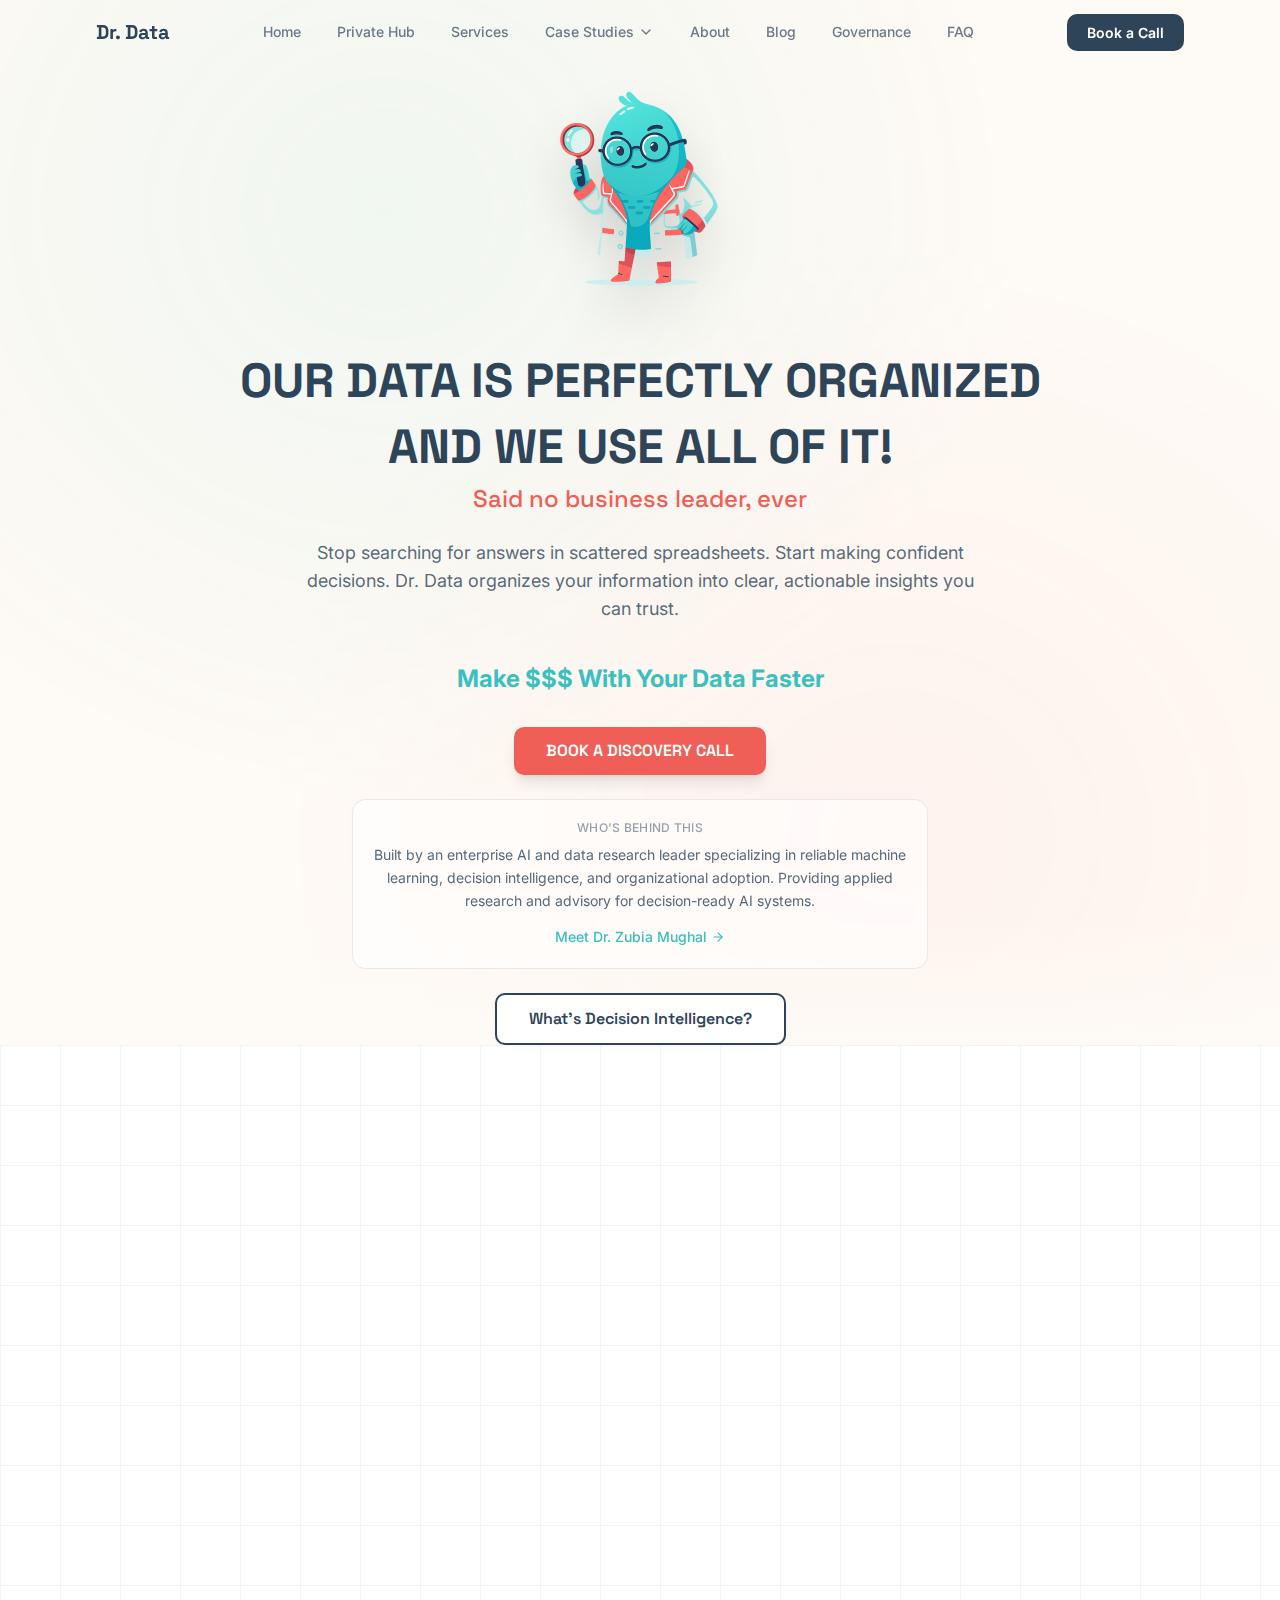
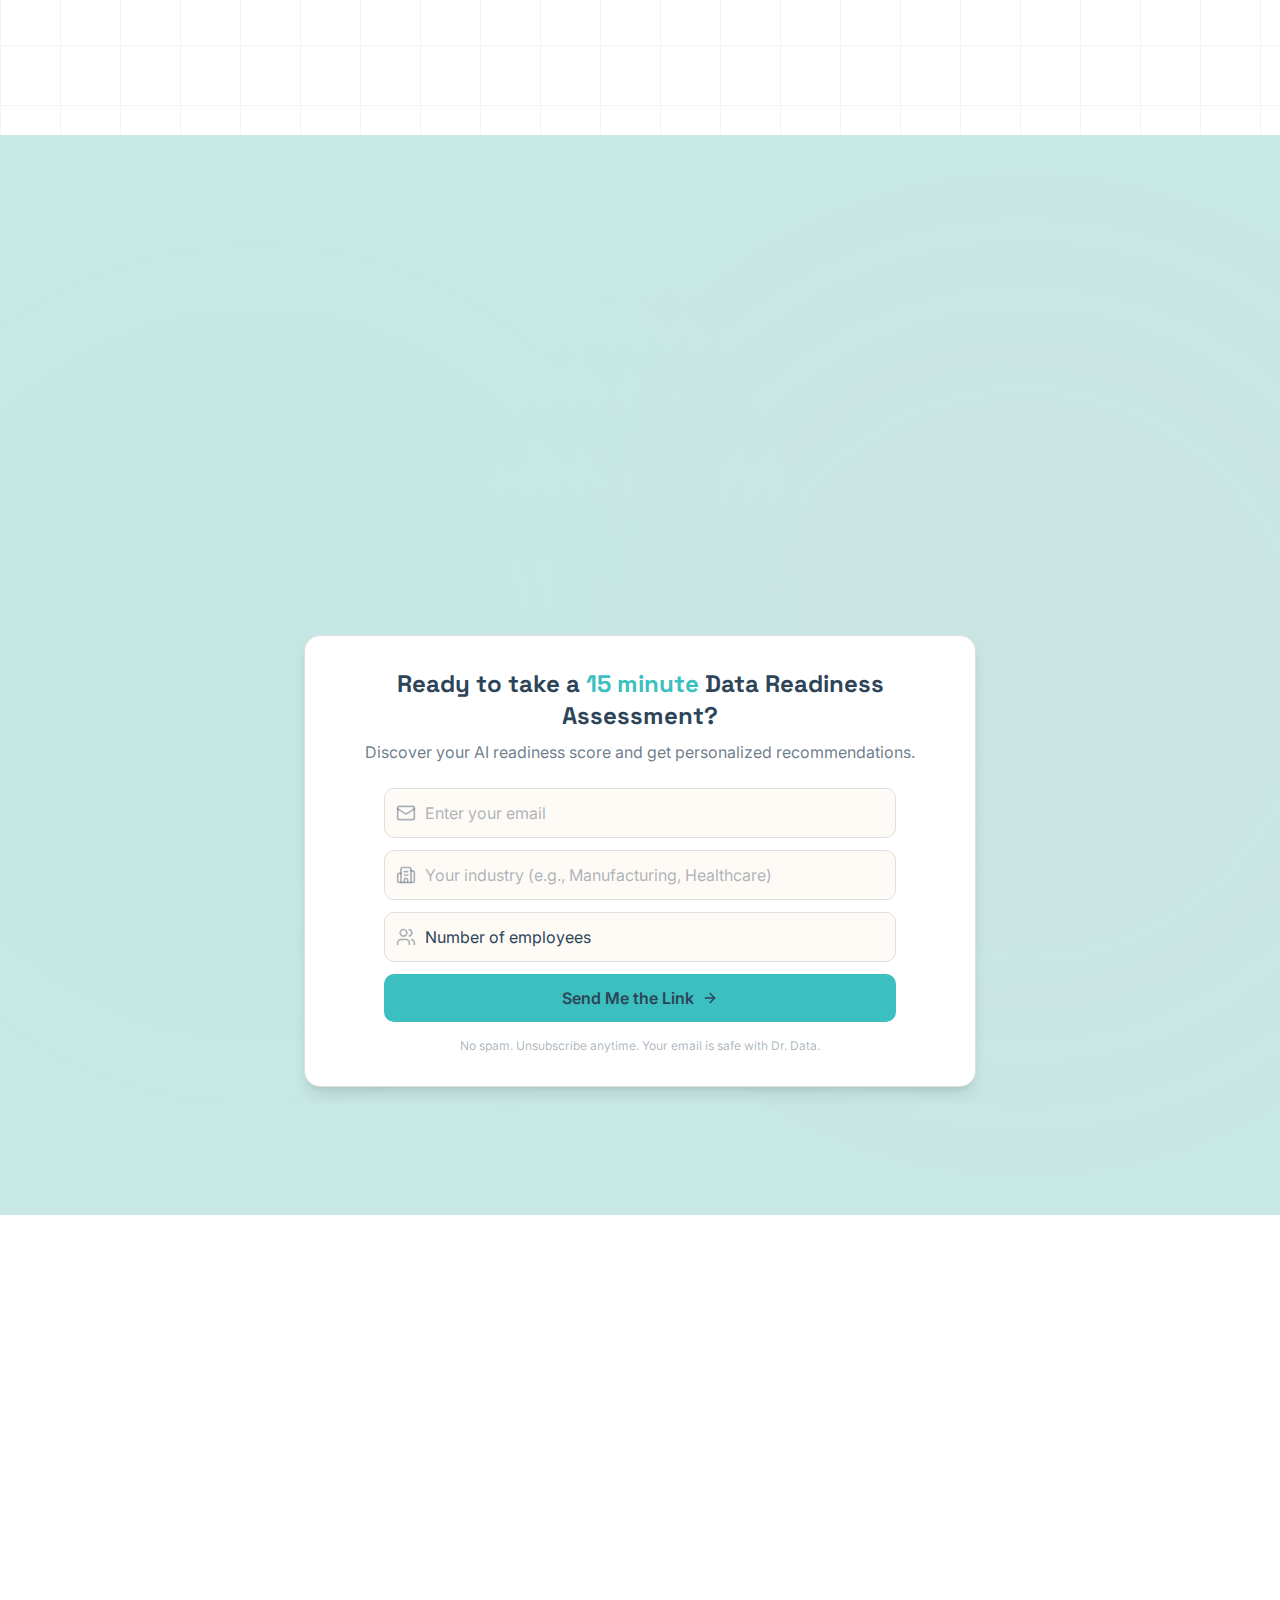
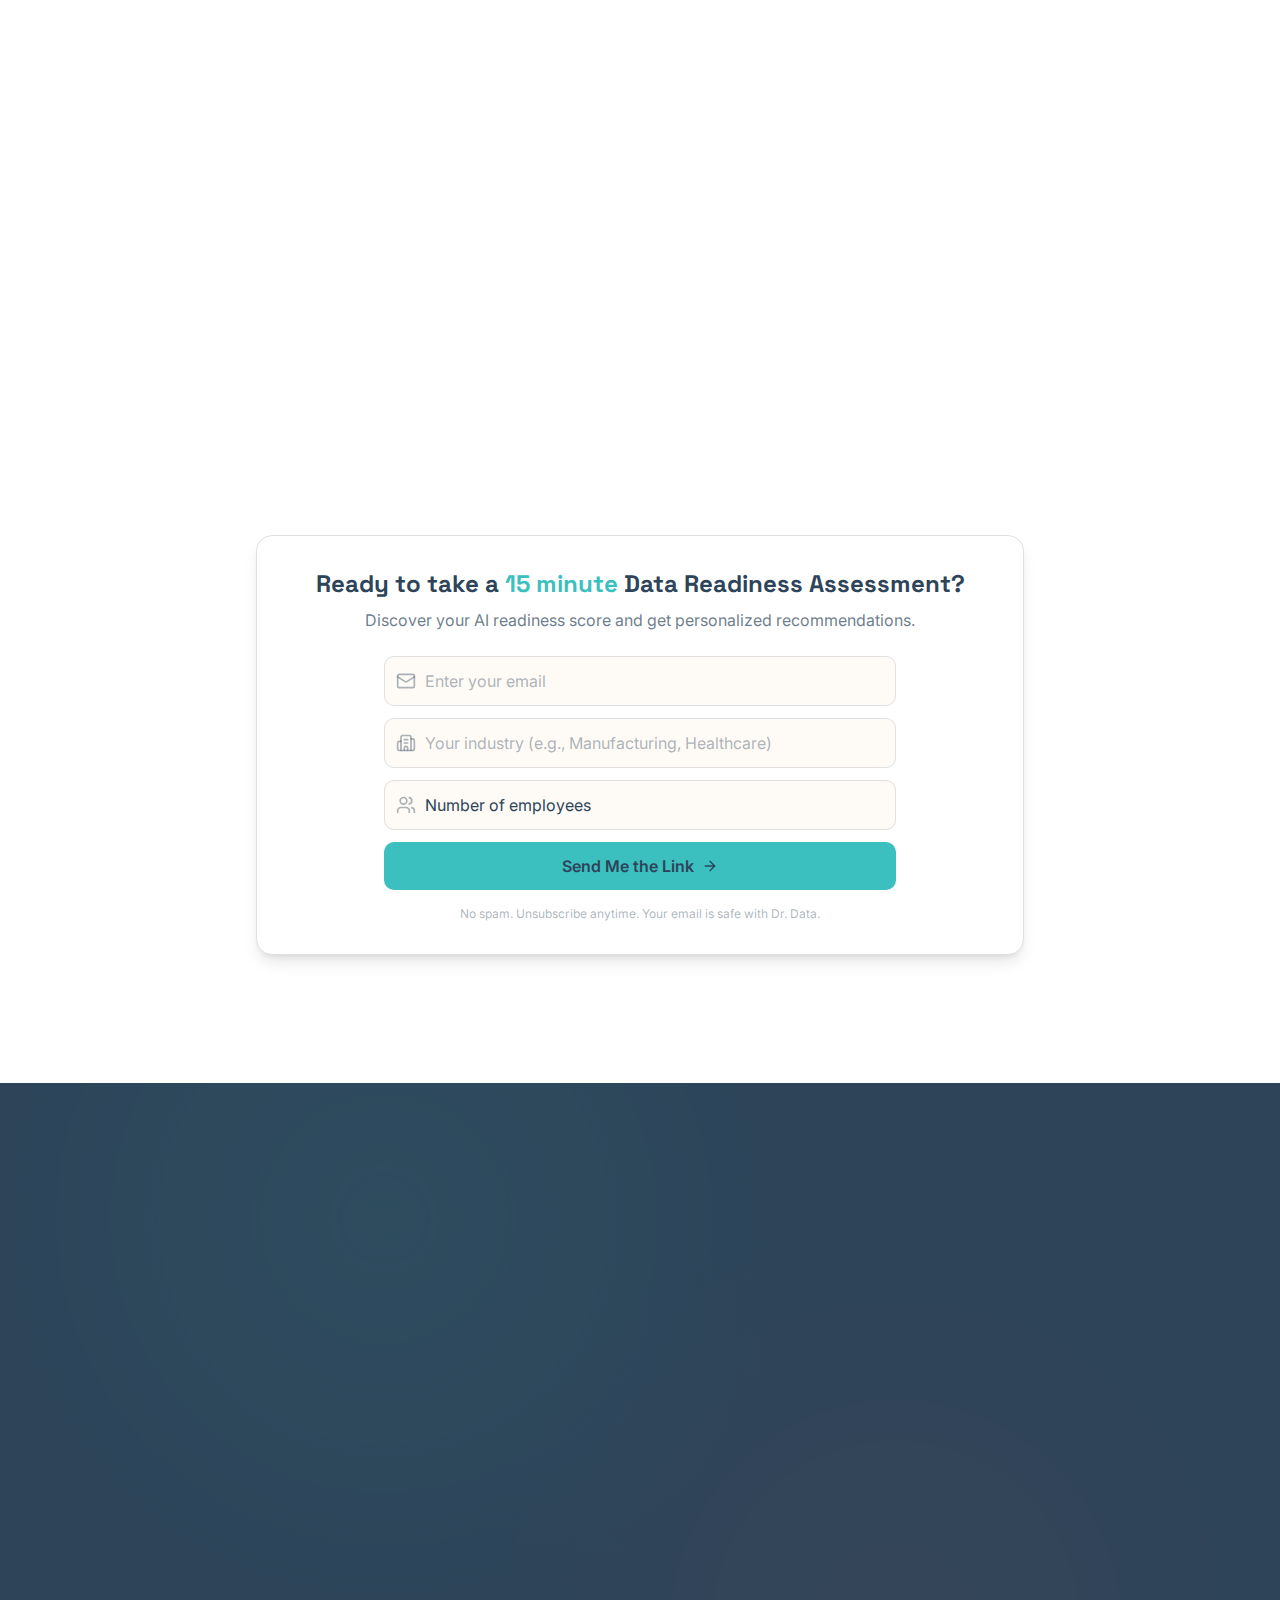
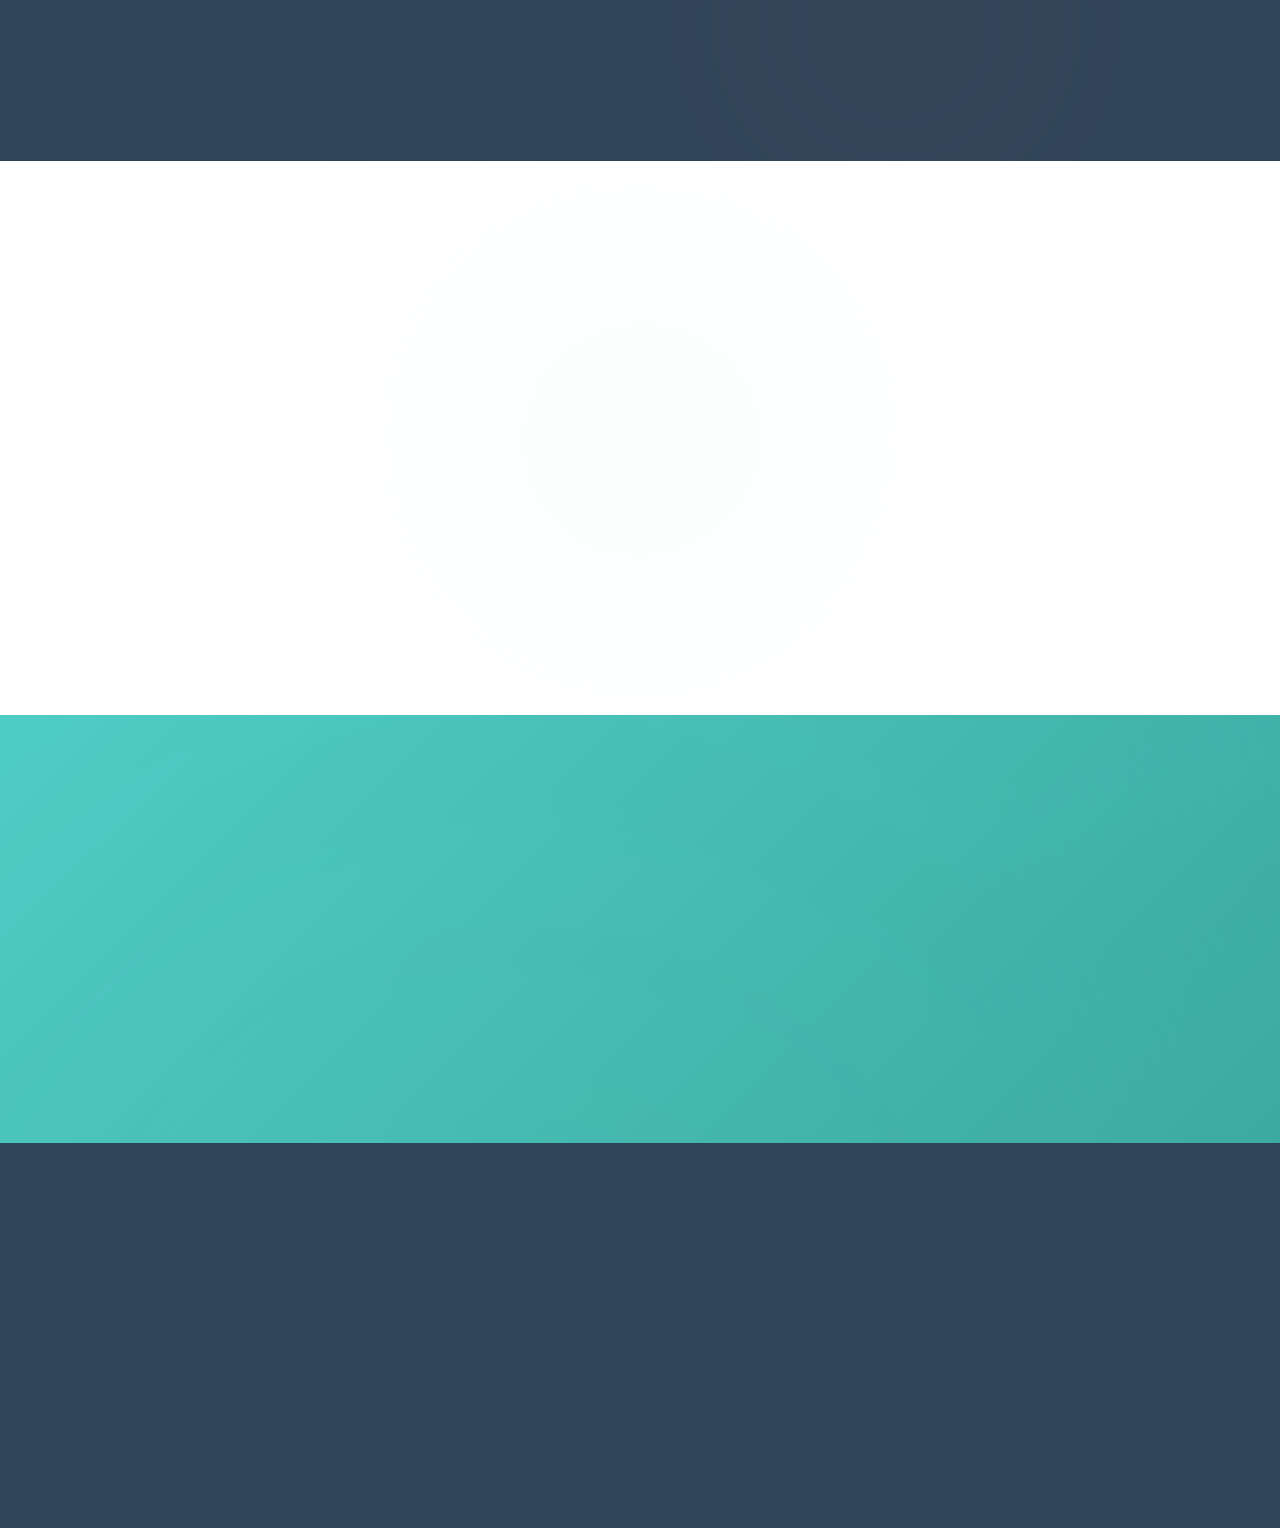
<file: index.html>
<!doctype html>
<html lang="en">
  <head>
    <meta charset="UTF-8" />
    <meta name="viewport" content="width=device-width, initial-scale=1.0" />
    <title>Dr. Data - Decision Intelligence</title>
    <link rel="preconnect" href="https://fonts.googleapis.com" />
    <link rel="preconnect" href="https://fonts.gstatic.com" crossorigin />
    <link
      href="https://fonts.googleapis.com/css2?family=Inter:wght@400;500;600;700&family=Space+Grotesk:wght@500;600;700&display=swap"
      rel="stylesheet"
    />
    <script type="module" crossorigin src="./assets/index-Bzcujoo4.js"></script>
    <link rel="stylesheet" crossorigin href="./assets/index-Cehn90wa.css">
  </head>
  <body>
    <div id="root"></div>
  </body>
</html>
</file>
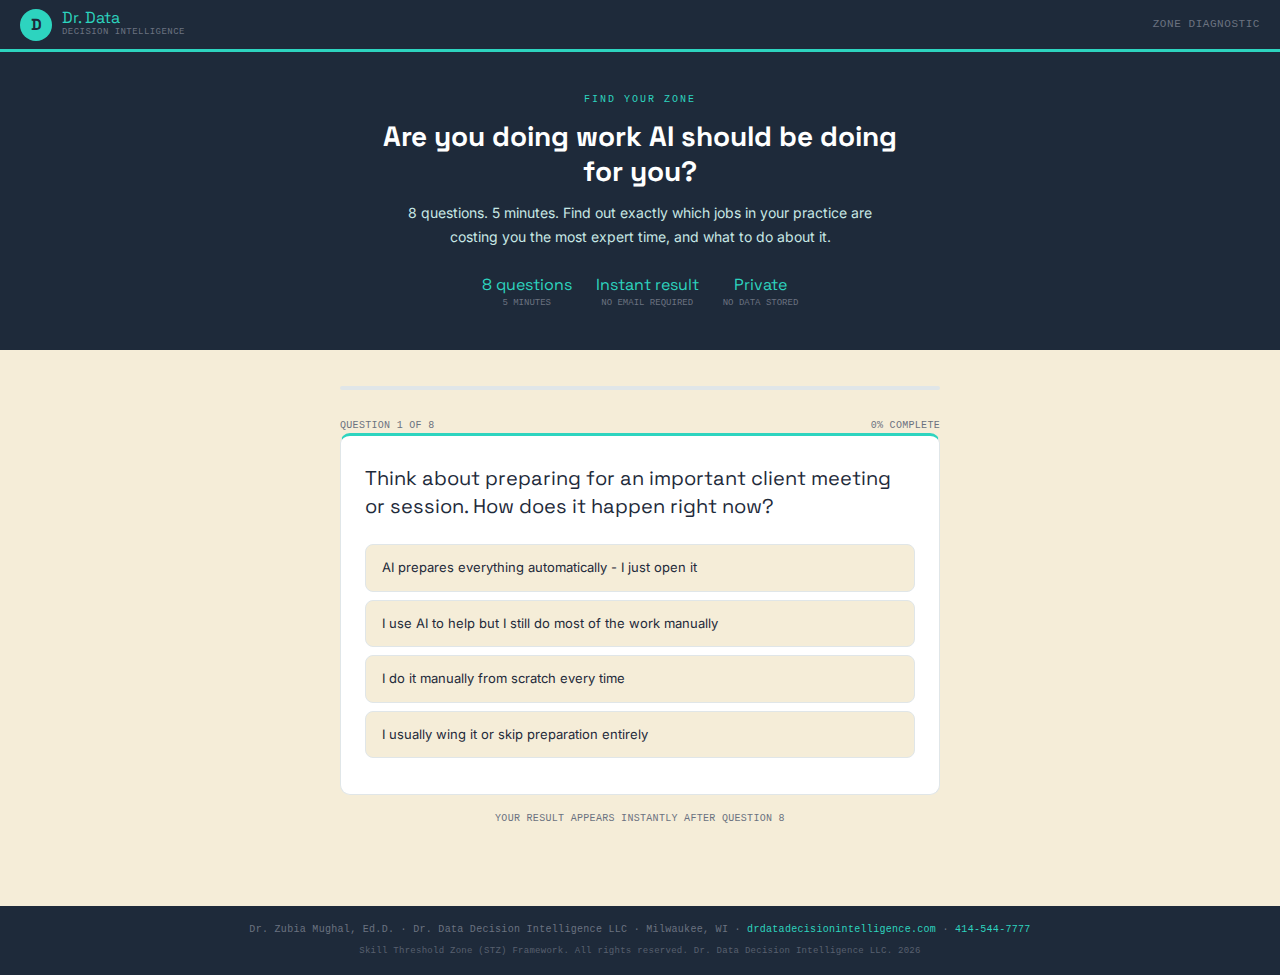
<file: find-your-zone/index.html>
<!DOCTYPE html>
<html lang="en">
<head>
  <meta charset="UTF-8">
  <meta name="viewport" content="width=device-width, initial-scale=1.0">
  <title>Find Your Zone · Skill Threshold Zone Diagnostic · Dr. Data</title>
  <meta name="description" content="8 questions. Find out whether you are below, above, or inside the Zone on AI and expert time. Dr. Data Decision Intelligence.">
  <link rel="canonical" href="https://drdatadecisionintelligence.com/find-your-zone/">
  <meta property="og:url" content="https://drdatadecisionintelligence.com/find-your-zone/">
  <meta property="og:title" content="Find Your Zone · Dr. Data Decision Intelligence">
  <meta property="og:type" content="website">
  <link rel="icon" href="/favicon.png" type="image/png">
  <link rel="preconnect" href="https://fonts.googleapis.com">
  <link rel="preconnect" href="https://fonts.gstatic.com" crossorigin>
  <link href="https://fonts.googleapis.com/css2?family=Inter:wght@400;500;600;700&family=Space+Grotesk:wght@500;600;700&display=swap" rel="stylesheet">
  <style>
    :root {
      --teal: #2DD4BF;
      --teal-soft: #C8E8E5;
      --teal-mint: #E8F7F7;
      --coral: #F87171;
      --coral-soft: #FAD4D2;
      --navy: #1E2A3A;
      --ink: #1A2633;
      --cream: #F5EDD8;
      --white: #FFFFFF;
      --gray: #6B7280;
      --border: #E0E6E8;
      --lgray: #F4F7F8;
      --inside: #0D9488;
      --above: #D97706;
      --mono: ui-monospace, 'Cascadia Code', 'Courier New', monospace;
    }
    *, *::before, *::after { box-sizing: border-box; margin: 0; padding: 0; }
    html { scroll-behavior: smooth; }
    body {
      min-height: 100vh;
      font-family: 'Inter', -apple-system, BlinkMacSystemFont, sans-serif;
      background: var(--cream);
      color: var(--ink);
      font-size: 15px;
      line-height: 1.5;
    }
    .font-display { font-family: 'Space Grotesk', 'Inter', sans-serif; }
    .font-mono { font-family: var(--mono); }

    .site-header {
      background: var(--navy);
      border-bottom: 3px solid var(--teal);
      padding: 0 1.25rem;
      height: 52px;
      display: flex;
      align-items: center;
      justify-content: space-between;
    }
    .brand {
      display: flex;
      align-items: center;
      gap: 10px;
      text-decoration: none;
      color: inherit;
    }
    .brand-mark {
      width: 32px; height: 32px; border-radius: 50%;
      background: var(--teal);
      font-family: 'Space Grotesk', serif;
      font-size: 16px; font-weight: 700; color: var(--navy);
      display: flex; align-items: center; justify-content: center;
    }
    .brand-text .name { font-family: 'Space Grotesk', sans-serif; font-size: 16px; color: var(--teal); line-height: 1; }
    .brand-text .tag { font-family: var(--mono); font-size: 9px; color: var(--gray); letter-spacing: 0.05em; }

    .intro-wrap {
      background: var(--navy);
      padding: 2.5rem 1.5rem;
      text-align: center;
    }
    .intro-wrap.hidden { display: none; }

    .main-inner { max-width: 640px; margin: 0 auto; padding: 2.25rem 1.25rem 5rem; }

    .progress-bar-bg { background: var(--border); border-radius: 4px; height: 4px; margin-bottom: 28px; }
    .progress-bar-fill {
      background: var(--teal); height: 4px; border-radius: 4px;
      transition: width 0.4s ease;
    }
    .progress-meta {
      display: flex; justify-content: space-between; margin-top: 8px;
      font-family: var(--mono); font-size: 10px; color: var(--gray); letter-spacing: 0.03em;
    }

    .q-card {
      background: var(--white);
      border: 1.5px solid var(--border);
      border-top: 3px solid var(--teal);
      border-radius: 10px;
      padding: 1.75rem 1.5rem;
    }
    .q-text {
      font-family: 'Space Grotesk', sans-serif;
      font-size: 1.25rem;
      color: var(--navy);
      line-height: 1.4;
      margin-bottom: 1.5rem;
    }
    .opt-btn {
      font-family: 'Inter', sans-serif;
      font-size: 13px;
      color: var(--navy);
      background: var(--cream);
      border: 1.5px solid var(--border);
      border-radius: 8px;
      padding: 13px 16px;
      cursor: pointer;
      text-align: left;
      line-height: 1.5;
      transition: all 0.18s;
      width: 100%;
      margin-bottom: 8px;
    }
    .opt-btn:hover:not(:disabled) { border-color: var(--teal); }
    .opt-btn.selected { background: var(--teal); color: var(--white); border-color: var(--teal); }
    .opt-btn:disabled { cursor: default; }

    .hint {
      margin-top: 16px;
      font-family: var(--mono);
      font-size: 10px;
      color: var(--gray);
      text-align: center;
      letter-spacing: 0.03em;
    }

    .btn {
      font-family: 'Inter', sans-serif;
      font-weight: 600;
      border-radius: 6px;
      padding: 12px 24px;
      font-size: 14px;
      letter-spacing: 0.02em;
      cursor: pointer;
      border: none;
      transition: all 0.2s;
      text-decoration: none;
      display: inline-block;
    }
    .btn-primary { background: var(--teal); color: var(--white); }
    .btn-navy { background: var(--navy); color: var(--white); }
    .btn-ghost {
      background: transparent;
      color: var(--navy);
      border: 1.5px solid var(--border);
    }
    .btn:disabled { opacity: 0.45; cursor: not-allowed; }

    .result-zone-header {
      background: var(--navy);
      border-radius: 10px;
      padding: 28px 28px 24px;
      margin-bottom: 20px;
    }
    .result-zone-label {
      font-family: var(--mono);
      font-size: 10px;
      color: var(--teal);
      letter-spacing: 2px;
      margin-bottom: 12px;
    }
    .result-headline {
      font-family: Georgia, 'Times New Roman', serif;
      font-size: 28px;
      color: var(--white);
      line-height: 1.2;
      margin-bottom: 12px;
    }
    .zone-pill {
      display: inline-block;
      font-family: var(--mono);
      font-size: 10px;
      letter-spacing: 1.5px;
      padding: 3px 10px;
      border-radius: 3px;
      color: var(--white);
    }

    .explain-box {
      background: var(--white);
      border: 1.5px solid var(--border);
      border-radius: 8px;
      padding: 20px 22px;
      margin-bottom: 16px;
    }
    .explain-box p { font-size: 14px; color: var(--gray); line-height: 1.75; }

    .stat-grid {
      display: grid;
      grid-template-columns: 1fr 1fr 1fr;
      gap: 10px;
      margin-bottom: 20px;
    }
    @media (max-width: 560px) {
      .stat-grid { grid-template-columns: 1fr; }
    }
    .stat-cell {
      background: var(--white);
      border: 1px solid var(--border);
      border-radius: 6px;
      padding: 14px 12px;
      text-align: center;
    }
    .stat-val { font-family: Georgia, serif; font-size: 20px; color: var(--ink); line-height: 1.1; margin-bottom: 4px; }
    .stat-lbl { font-family: var(--mono); font-size: 9px; letter-spacing: 0.05em; }

    .job-row {
      background: var(--white);
      border: 1px solid var(--border);
      border-left: 3px solid var(--teal);
      border-radius: 6px;
      padding: 10px 16px;
      display: flex;
      justify-content: space-between;
      align-items: center;
      gap: 8px;
      margin-bottom: 6px;
      flex-wrap: wrap;
    }

    .stz-box {
      background: var(--lgray);
      border-radius: 8px;
      padding: 18px 20px;
      margin-bottom: 20px;
      border: 1px solid var(--border);
    }
    .stz-row { display: flex; gap: 12px; align-items: flex-start; margin-bottom: 8px; }

    .cta-box {
      background: var(--teal);
      border-radius: 10px;
      padding: 28px;
      text-align: center;
    }
    .cta-box h3 {
      font-family: Georgia, serif;
      font-size: 22px;
      color: var(--navy);
      margin-bottom: 8px;
      line-height: 1.3;
    }
    .cta-box p { font-size: 13px; color: var(--navy); max-width: 440px; margin: 0 auto 22px; line-height: 1.7; }
    .cta-actions { display: flex; gap: 10px; justify-content: center; flex-wrap: wrap; }
    .btn-retake-light {
      background: rgba(255,255,255,0.25);
      border: none;
      color: var(--navy);
    }

    .site-footer {
      background: var(--navy);
      padding: 16px 24px;
      text-align: center;
    }
    .site-footer p {
      font-family: var(--mono);
      font-size: 10px;
      color: var(--gray);
      letter-spacing: 0.03em;
    }
    .site-footer a { color: var(--teal); text-decoration: none; }
    .site-footer a:hover { text-decoration: underline; }
  </style>
</head>
<body>
  <header class="site-header">
    <a class="brand" href="https://drdatadecisionintelligence.com/" title="Dr. Data Decision Intelligence">
      <span class="brand-mark">D</span>
      <span class="brand-text">
        <div class="name">Dr. Data</div>
        <div class="tag">DECISION INTELLIGENCE</div>
      </span>
    </a>
    <span class="font-mono" style="font-size:11px;color:var(--gray);letter-spacing:0.05em;">ZONE DIAGNOSTIC</span>
  </header>

  <div id="intro-banner" class="intro-wrap">
    <div class="font-mono" style="font-size:10px;color:var(--teal);letter-spacing:2px;margin-bottom:12px;">FIND YOUR ZONE</div>
    <h1 class="font-display" style="font-size:28px;color:var(--white);line-height:1.25;margin-bottom:12px;max-width:560px;margin-left:auto;margin-right:auto;">
      Are you doing work AI should be doing for you?
    </h1>
    <p style="font-size:14px;color:var(--teal-soft);line-height:1.7;max-width:480px;margin:0 auto 24px;">
      8 questions. 5 minutes. Find out exactly which jobs in your practice are costing you the most expert time, and what to do about it.
    </p>
    <div style="display:flex;gap:24px;justify-content:center;flex-wrap:wrap;">
      <div style="text-align:center;"><div class="font-display" style="font-size:16px;color:var(--teal);">8 questions</div><div class="font-mono" style="font-size:9px;color:var(--gray);">5 MINUTES</div></div>
      <div style="text-align:center;"><div class="font-display" style="font-size:16px;color:var(--teal);">Instant result</div><div class="font-mono" style="font-size:9px;color:var(--gray);">NO EMAIL REQUIRED</div></div>
      <div style="text-align:center;"><div class="font-display" style="font-size:16px;color:var(--teal);">Private</div><div class="font-mono" style="font-size:9px;color:var(--gray);">NO DATA STORED</div></div>
    </div>
  </div>

  <main class="main-inner" id="main-root"></main>

  <footer class="site-footer">
    <p>
      Dr. Zubia Mughal, Ed.D. · Dr. Data Decision Intelligence LLC · Milwaukee, WI ·
      <a href="https://drdatadecisionintelligence.com/">drdatadecisionintelligence.com</a> ·
      <a href="tel:+14145447777">414-544-7777</a>
    </p>
    <p style="margin-top:8px;font-size:9px;opacity:0.75;">
      Skill Threshold Zone (STZ) Framework. All rights reserved. Dr. Data Decision Intelligence LLC. 2026
    </p>
  </footer>

  <script>
(function () {
  var C = {
    teal: '#2DD4BF', navy: '#1E2A3A', coral: '#F87171', gold: '#D97706', green: '#0D9488',
    white: '#FFFFFF', ink: '#1A2633', slate: '#6B7280', mgray: '#E0E6E8', cream: '#F5EDD8', lgray: '#F4F7F8'
  };

  var QS = [
    { q: 'Think about preparing for an important client meeting or session. How does it happen right now?', opts: [
      { t: 'AI prepares everything automatically  -  I just open it', i: 2 },
      { t: 'I use AI to help but I still do most of the work manually', b: 1 },
      { t: 'I do it manually from scratch every time', b: 2 },
      { t: 'I usually wing it or skip preparation entirely', b: 3 }
    ]},
    { q: 'When AI produces an output for a job you need done  -  how often do you check whether it actually did the job right?', opts: [
      { t: 'Always  -  I interrogate every output before acting on it', i: 1 },
      { t: 'Most of the time  -  I skim it then usually accept', a: 1 },
      { t: 'Sometimes  -  only if something looks obviously off', a: 1 },
      { t: 'Rarely  -  if it looks plausible I move on', a: 3 }
    ]},
    { q: 'When you follow up after a meeting, how long does it take you to write a good follow-up email?', opts: [
      { t: 'Under 5 minutes  -  I have a system that handles most of it', i: 2 },
      { t: '10 to 20 minutes  -  I have a rough process', b: 1 },
      { t: '30 to 45 minutes  -  I write every one from scratch', b: 2 },
      { t: 'Longer than that  -  or I often forget to send one at all', b: 3 }
    ]},
    { q: 'When you need to send a proposal after someone asks for your services, how long is the turnaround?', opts: [
      { t: 'Same day  -  my system drafts it and I review and send', i: 2 },
      { t: 'Next day  -  I have a template I customize', b: 1 },
      { t: '2 to 5 days  -  I write it from scratch each time', b: 2 },
      { t: 'Longer than that  -  or I put it off and lose the momentum', b: 3 }
    ]},
    { q: 'When AI does a job for you, does the result sound like YOU  -  your reasoning, your voice, your standard?', opts: [
      { t: 'Yes  -  I have built prompts that capture how I think', i: 2 },
      { t: 'Sometimes  -  when I put real effort into the request', b: 1 },
      { t: 'Rarely  -  it usually sounds like generic AI', b: 2 },
      { t: 'I have never thought to make it sound like me', b: 3 }
    ]},
    { q: 'How do you currently create content  -  LinkedIn posts, blog articles, newsletters?', opts: [
      { t: 'Consistently  -  AI drafts in my voice and I refine', i: 2 },
      { t: 'Occasionally  -  when I have time to sit down and write', b: 1 },
      { t: 'Rarely  -  I know I should but it takes too long', b: 2 },
      { t: 'Almost never  -  I do not have a process for this at all', b: 3 }
    ]},
    { q: 'Is there a clear line in your work between what AI handles and what only YOU can decide?', opts: [
      { t: 'Yes  -  I have drawn that line and AI respects it', i: 2 },
      { t: 'Roughly  -  I have a sense of it but it is not defined', b: 1 },
      { t: 'Not really  -  it depends on how I feel that day', a: 1 },
      { t: 'I have not thought about where that line should be', b: 2 }
    ]},
    { q: 'When you correct an AI output  -  what do you do with that correction?', opts: [
      { t: 'I log it so the AI learns not to make that mistake again', i: 2 },
      { t: 'I fix it this time but do not record the correction', b: 1 },
      { t: 'I redo the whole thing myself from scratch', b: 2 },
      { t: 'I rarely correct  -  I usually just accept or ignore', a: 2 }
    ]}
  ];

  var PROFILES = {
    below: {
      zone: 'BELOW THE ZONE',
      color: C.coral,
      head: 'You are doing work AI should be doing for you.',
      body: 'You are spending expert time on execution  -  preparing manually, writing every email from scratch, delaying proposals, skipping content. Each of these jobs has an AI-ready workflow waiting to be built in your voice. The Zone shift starts with one job.',
      cost: 'Estimated expert time lost per week',
      hours: '8 to 12 hours',
      cta: 'Book a Zone Assessment'
    },
    above: {
      zone: 'ABOVE THE ZONE',
      color: C.gold,
      head: 'You are using AI but your expertise is leaking.',
      body: 'You have handed jobs to AI but you have not taught it how YOU do them. The output goes out but it does not sound like you, it misses the judgment layer, and over time it erodes trust instead of building it. The fix is teaching AI your voice before it runs.',
      cost: 'Estimated expertise leak risk',
      hours: 'High',
      cta: 'Book a Zone Assessment'
    },
    inside: {
      zone: 'INSIDE THE ZONE',
      color: C.green,
      head: 'You have the right instinct. Now make it systematic.',
      body: 'You understand the boundary between what AI handles and what you decide. The next step is making it consistent across all your core jobs  -  meeting prep, follow-up, proposals, content  -  so the Zone holds even when you are running at full capacity.',
      cost: 'Opportunity to compound',
      hours: 'High',
      cta: 'Book a Zone Assessment'
    }
  };

  var cur = 0;
  var answers = [];
  var sel = null;
  var done = false;
  var scores = null;

  var root = document.getElementById('main-root');
  var intro = document.getElementById('intro-banner');

  function esc(s) {
    if (!s) return '';
    return String(s).replace(/&/g, '&amp;').replace(/</g, '&lt;').replace(/"/g, '&quot;');
  }

  function render() {
    if (intro) {
      intro.classList.toggle('hidden', cur !== 0 || done || answers.length > 0);
    }

    if (!done) {
      var q = QS[cur];
      var pct = Math.round((cur / QS.length) * 100);
      var optsHtml = q.opts.map(function (opt, i) {
        var isSel = sel === opt;
        return '<button type="button" class="opt-btn' + (isSel ? ' selected' : '') + '" data-i="' + i + '"' + (sel ? ' disabled' : '') + '>' + esc(opt.t) + '</button>';
      }).join('');

      root.innerHTML =
        '<div class="progress-bar-bg"><div class="progress-bar-fill" style="width:' + pct + '%"></div></div>' +
        '<div class="progress-meta"><span>QUESTION ' + (cur + 1) + ' OF ' + QS.length + '</span><span>' + pct + '% COMPLETE</span></div>' +
        '<div class="q-card">' +
        '<div class="q-text">' + esc(q.q) + '</div>' +
        '<div id="opts">' + optsHtml + '</div></div>' +
        '<p class="hint">YOUR RESULT APPEARS INSTANTLY AFTER QUESTION 8</p>';

      document.querySelectorAll('#opts .opt-btn').forEach(function (btn) {
        btn.addEventListener('click', function () {
          var i = parseInt(btn.getAttribute('data-i'), 10);
          pick(q.opts[i]);
        });
      });
      return;
    }

    var b = scores.b, a = scores.a, i = scores.i;
    var position = 'below';
    if (a > 5 && b > 5) position = 'above';
    else if (a > 5) position = 'above';
    else if (b <= 4 && i >= 4) position = 'inside';
    else position = 'below';

    var p = PROFILES[position];
    var weeklyHours = position === 'below' ? b * 1.5 : position === 'above' ? 4 : 2;
    var annualCost = Math.round(weeklyHours * 150 * 48 / 100) * 100;
    var jobsLabel = position === 'inside' ? 'Systematize' : '4 core jobs';

    var fourJobs = [
      { n: '01', job: 'Meeting Preparation', time: '45 min saved per meeting' },
      { n: '02', job: 'Follow-Up Email', time: '35 min saved per email' },
      { n: '03', job: 'Proposal Turnaround', time: '4 hrs saved per proposal' },
      { n: '04', job: 'Content Creation', time: '3 hrs saved per week' }
    ];

    var jobsHtml = fourJobs.map(function (j) {
      return '<div class="job-row"><div style="display:flex;gap:12px;align-items:center;"><span class="font-mono" style="font-size:11px;color:var(--teal);font-weight:bold;">' + j.n + '</span>' +
        '<span style="font-weight:600;font-size:13px;color:var(--ink);">' + esc(j.job) + '</span></div>' +
        '<span class="font-mono" style="font-size:10px;color:var(--gray);">' + esc(j.time) + '</span></div>';
    }).join('');

    var layers = [
      { n: 'L1', label: 'Your Voice', desc: 'How you reason, write, and decide  -  encoded before any job runs' },
      { n: 'L2', label: 'Your Skills', desc: 'Every step inside each job named, defined, and sequenced' },
      { n: 'L3', label: 'Your Flow', desc: 'Triggers, automation, and job chains that run without you' },
      { n: 'L4', label: 'Your Boundary', desc: 'Where AI stops and you decide  -  the approval gate' },
      { n: 'L5', label: 'Your Loop', desc: 'Every correction teaches the system  -  it compounds forever' }
    ];
    var layersHtml = layers.map(function (l) {
      return '<div class="stz-row"><span class="font-mono" style="font-size:10px;color:var(--teal);font-weight:bold;flex-shrink:0;">' + l.n + '</span>' +
        '<div><span style="font-weight:600;font-size:13px;color:var(--navy);">' + esc(l.label) + ' </span>' +
        '<span style="font-size:12px;color:var(--gray);">' + esc(l.desc) + '</span></div></div>';
    }).join('');

    root.innerHTML =
      '<div class="result-zone-header">' +
      '<div class="result-zone-label">YOUR ZONE POSITION</div>' +
      '<div class="result-headline">' + esc(p.head) + '</div>' +
      '<span class="zone-pill" style="background:' + p.color + ';">' + esc(p.zone) + '</span></div>' +
      '<div class="explain-box" style="border-left:4px solid ' + p.color + '"><p>' + esc(p.body) + '</p></div>' +
      '<div class="stat-grid">' +
      '<div class="stat-cell" style="border-top:2px solid ' + p.color + '"><div class="stat-val">~' + Math.round(weeklyHours) + ' hrs</div><div class="stat-lbl" style="color:' + p.color + ';">EXPERT HOURS LOST / WEEK</div></div>' +
      '<div class="stat-cell" style="border-top:2px solid ' + C.coral + '"><div class="stat-val">$' + annualCost.toLocaleString() + '</div><div class="stat-lbl" style="color:' + C.coral + ';">ANNUAL VALUE AT RISK</div></div>' +
      '<div class="stat-cell" style="border-top:2px solid ' + C.teal + '"><div class="stat-val">' + esc(jobsLabel) + '</div><div class="stat-lbl" style="color:' + C.teal + ';">JOBS TO AUTOMATE FIRST</div></div></div>' +
      '<div style="margin-bottom:20px;"><div class="font-mono" style="font-size:10px;color:var(--gray);letter-spacing:1.5px;margin-bottom:12px;">THE FOUR JOBS YOUR SYSTEM SHOULD BE RUNNING</div>' + jobsHtml + '</div>' +
      '<div class="stz-box"><div class="font-mono" style="font-size:10px;color:var(--teal);letter-spacing:1.5px;margin-bottom:12px;">HOW IT GETS BUILT  -  THE STZ FRAMEWORK</div>' + layersHtml +
      '<div class="font-mono" style="font-size:9px;color:var(--gray);margin-top:14px;letter-spacing:0.05em;">Skill Threshold Zone (STZ) Framework  -  Dr. Data Decision Intelligence LLC. All rights reserved.</div></div>' +
      '<div class="cta-box">' +
      '<h3>Ready to build a private AI that thinks like you?</h3>' +
      '<p>A Zone Assessment is a free 30-minute conversation. We map your four core jobs, identify your biggest Zone gap, and show you exactly what your private system looks like. No obligation.</p>' +
      '<div class="cta-actions">' +
      '<a class="btn btn-navy" href="https://calendly.com/zubiaml4l/15min" target="_blank" rel="noopener noreferrer">Book a Zone Assessment</a>' +
      '<button type="button" class="btn btn-retake-light" id="btn-retake">Retake the Diagnostic</button></div>' +
      '<div class="font-mono" style="font-size:10px;color:var(--navy);margin-top:16px;letter-spacing:0.05em;opacity:0.85;">FREE CONVERSATION · NO OBLIGATION · 24-HOUR RESPONSE · <a href="tel:+14145447777" style="color:inherit;">414-544-7777</a></div></div>';

    document.getElementById('btn-retake').addEventListener('click', retake);
  }

  function pick(opt) {
    if (sel) return;
    sel = opt;
    render();
    setTimeout(function () {
      var next = answers.concat([opt]);
      if (cur < QS.length - 1) {
        answers = next;
        cur++;
        sel = null;
        render();
      } else {
        var b = 0, a = 0, i = 0;
        next.forEach(function (x) {
          b += x.b || 0;
          a += x.a || 0;
          i += x.i || 0;
        });
        scores = { b: b, a: a, i: i };
        done = true;
        sel = null;
        render();
      }
    }, 320);
  }

  function retake() {
    cur = 0;
    answers = [];
    sel = null;
    done = false;
    scores = null;
    render();
  }

  render();
})();
  </script>
</body>
</html>
</file>
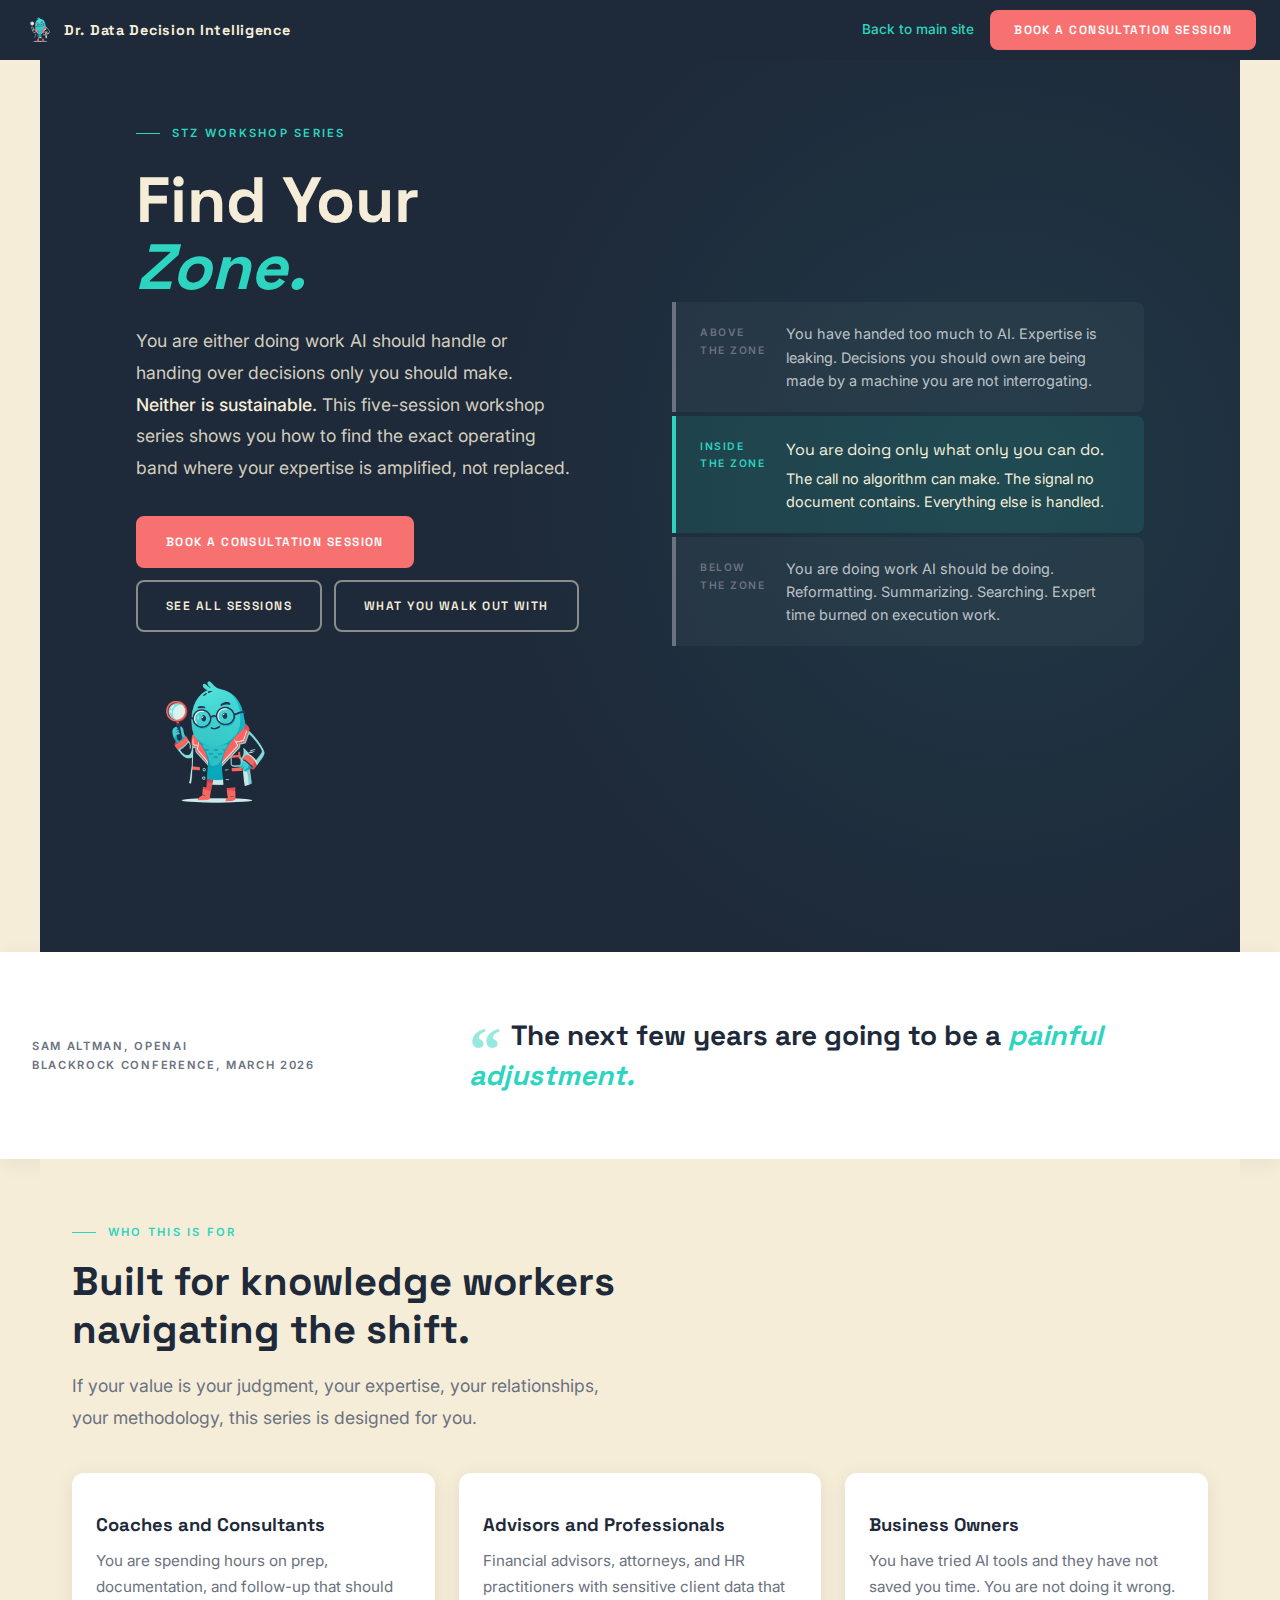
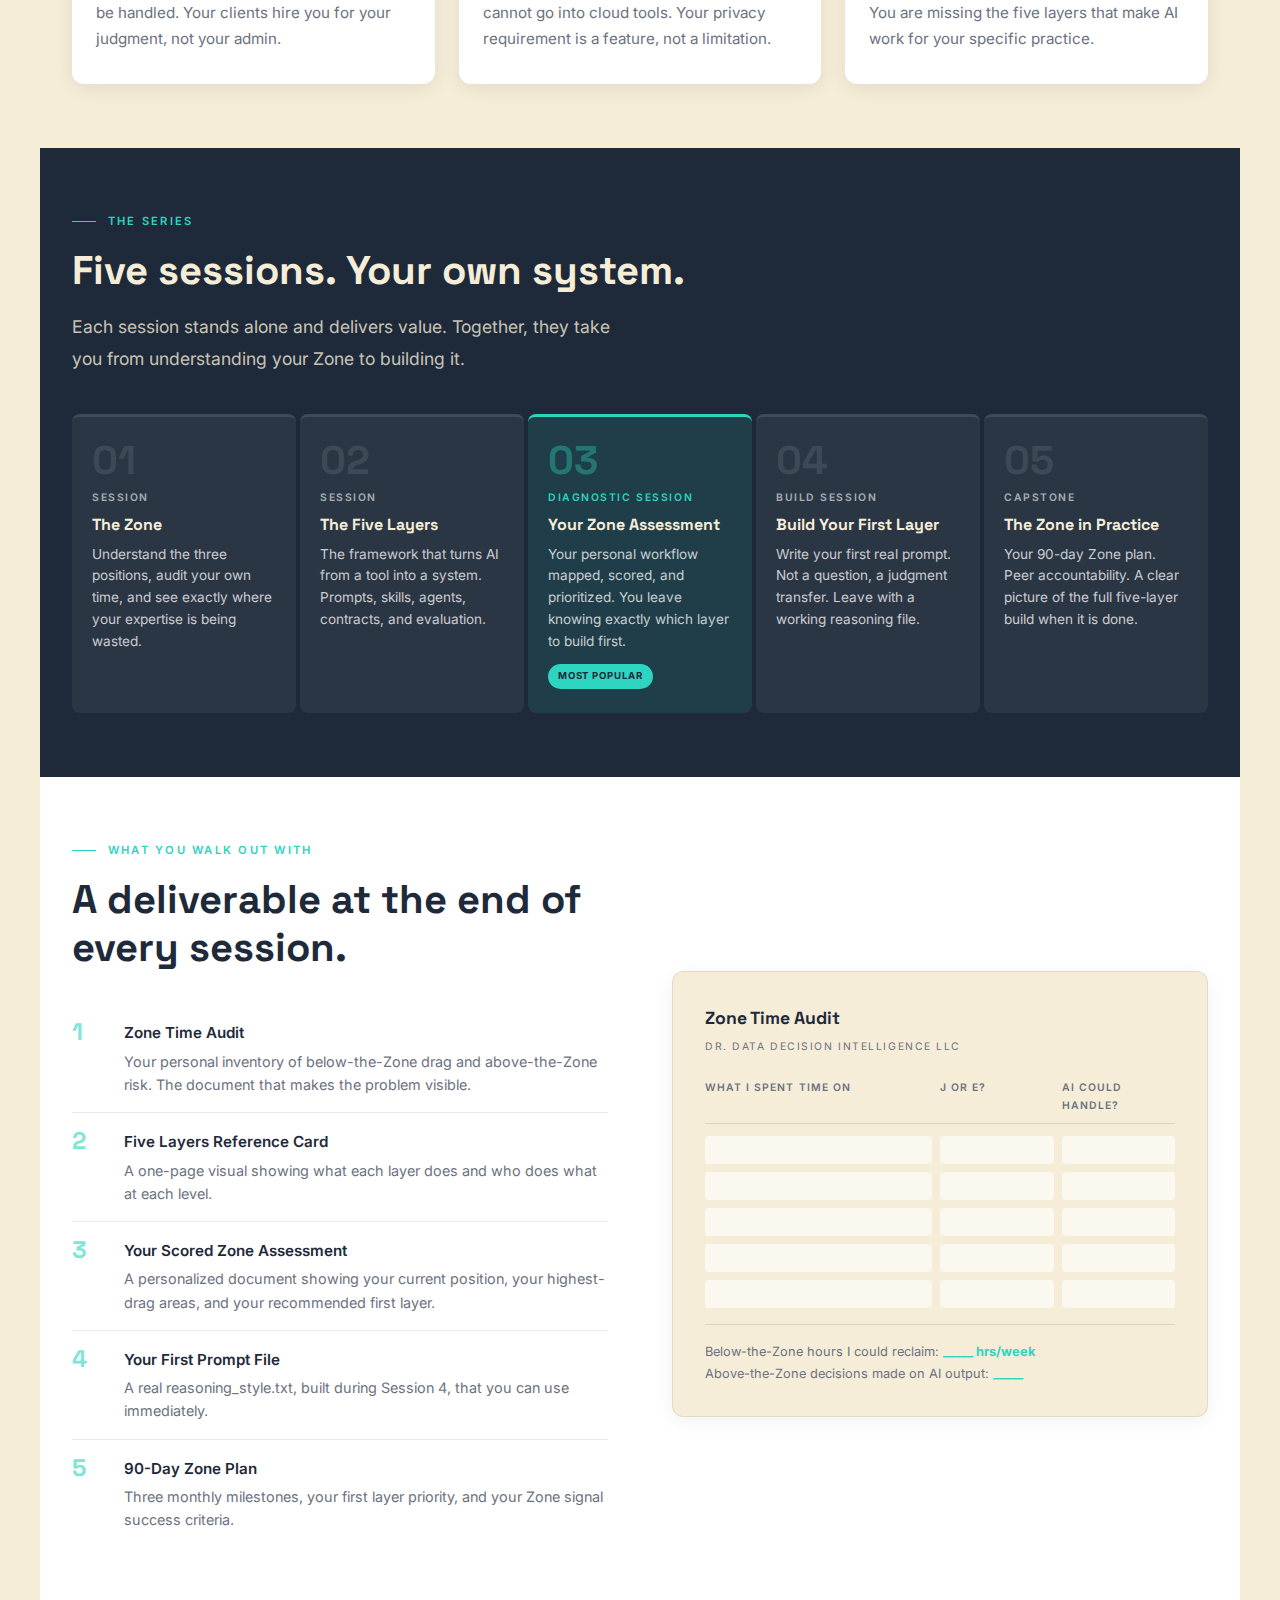
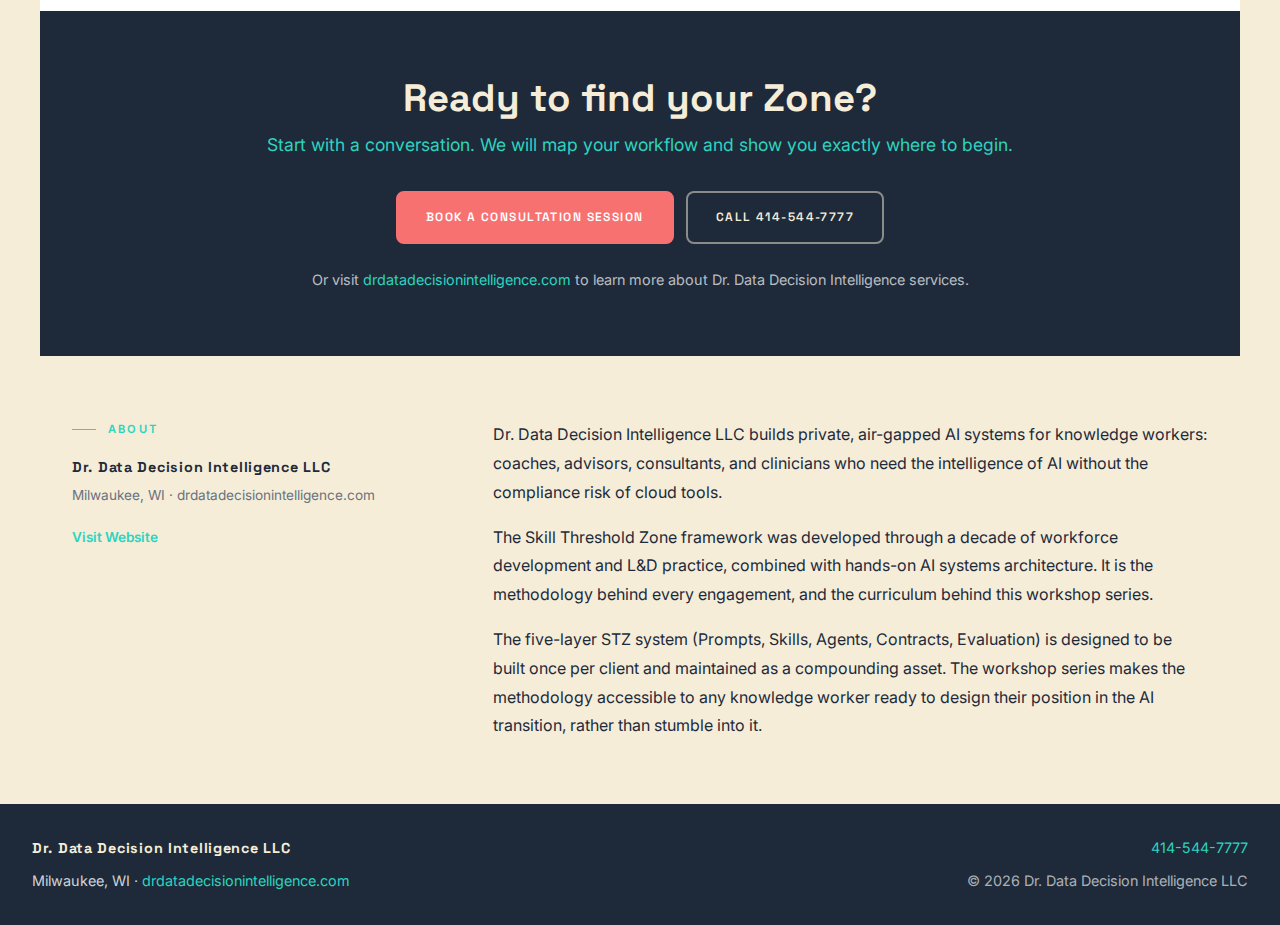
<file: workshop/index.html>
<!DOCTYPE html>
<html lang="en">
<head>
  <meta charset="UTF-8">
  <meta name="viewport" content="width=device-width, initial-scale=1.0">
  <title>Find Your Zone — STZ Workshop Series · Dr. Data Decision Intelligence</title>
  <link rel="icon" href="/favicon.png" type="image/png">
  <link rel="preconnect" href="https://fonts.googleapis.com">
  <link rel="preconnect" href="https://fonts.gstatic.com" crossorigin>
  <link href="https://fonts.googleapis.com/css2?family=Inter:wght@400;500;600;700&family=Space+Grotesk:wght@400;500;600;700&display=swap" rel="stylesheet">
  <style>
    :root {
      --cream: #F5EDD8;
      --teal: #2DD4BF;
      --coral: #F87171;
      --navy: #1E2A3A;
      --white: #FFFFFF;
      --gray: #6B7280;
    }
    *, *::before, *::after { box-sizing: border-box; margin: 0; padding: 0; }
    html { scroll-behavior: smooth; }
    body {
      font-family: 'Inter', -apple-system, BlinkMacSystemFont, sans-serif;
      background: var(--cream);
      color: var(--navy);
      line-height: 1.7;
      font-size: 16px;
    }
    .font-display { font-family: 'Space Grotesk', 'Inter', sans-serif; }

    /* Nav */
    nav {
      position: fixed; top: 0; left: 0; right: 0; z-index: 100;
      background: var(--navy);
      display: flex; align-items: center; justify-content: space-between;
      padding: 0 1.5rem; height: 60px;
    }
    .nav-brand {
      display: flex; align-items: center; gap: 0.5rem;
      font-family: 'Space Grotesk', sans-serif; font-size: 0.9rem; font-weight: 700;
      color: var(--cream); letter-spacing: 0.05em;
      text-decoration: none;
    }
    .nav-brand img { height: 32px; }
    .nav-brand:hover { color: var(--teal); }
    .nav-cta {
      background: var(--coral); color: var(--white);
      font-family: 'Space Grotesk', sans-serif; font-size: 0.75rem; font-weight: 600;
      letter-spacing: 0.12em; text-transform: uppercase;
      padding: 0.625rem 1.5rem; border-radius: 8px;
      text-decoration: none; transition: opacity 0.2s;
    }
    .nav-cta:hover { opacity: 0.9; }
    .nav-back {
      font-size: 0.85rem; font-weight: 500; color: var(--teal);
      text-decoration: none;
    }
    .nav-back:hover { text-decoration: underline; }

    /* Hero */
    .hero {
      min-height: 100vh;
      background: var(--navy);
      display: grid;
      grid-template-columns: 1fr 1fr;
      padding-top: 60px;
      position: relative;
      overflow: hidden;
    }
    .hero::before {
      content: '';
      position: absolute; inset: 0;
      background: radial-gradient(ellipse 60% 80% at 80% 50%, rgba(45, 212, 191, 0.08) 0%, transparent 70%);
      pointer-events: none;
    }
    .hero-text {
      padding: 4rem 3rem 4rem 4rem;
      display: flex; flex-direction: column; justify-content: center;
      position: relative; z-index: 1;
    }
    .hero-eyebrow {
      font-size: 0.7rem; font-weight: 600;
      color: var(--teal); letter-spacing: 0.2em; text-transform: uppercase;
      margin-bottom: 1.5rem;
      display: flex; align-items: center; gap: 0.75rem;
    }
    .hero-eyebrow::before {
      content: ''; display: block;
      width: 24px; height: 1px; background: var(--teal);
    }
    .hero-headline {
      font-family: 'Space Grotesk', sans-serif;
      font-size: clamp(2.5rem, 5vw, 4rem);
      font-weight: 700; line-height: 1.05;
      color: var(--cream);
      margin-bottom: 1.5rem;
    }
    .hero-headline em { font-style: italic; color: var(--teal); }
    .hero-sub {
      font-size: 1.1rem; color: rgba(245, 237, 216, 0.85);
      max-width: 440px; line-height: 1.8;
      margin-bottom: 2rem;
    }
    .hero-sub strong { color: var(--cream); font-weight: 500; }
    .hero-btns { display: flex; flex-wrap: wrap; gap: 0.75rem; margin-bottom: 2rem; }
    .btn-primary, .btn-ghost {
      display: inline-block;
      font-family: 'Space Grotesk', sans-serif; font-size: 0.75rem; font-weight: 600;
      letter-spacing: 0.12em; text-transform: uppercase;
      padding: 0.875rem 1.75rem; border-radius: 8px;
      text-decoration: none; transition: opacity 0.2s, border-color 0.2s;
    }
    .btn-primary {
      background: var(--coral); color: var(--white);
      border: 2px solid var(--coral);
    }
    .btn-primary:hover { opacity: 0.9; }
    .btn-ghost {
      background: transparent;
      border: 2px solid rgba(245, 237, 216, 0.5); color: var(--cream);
    }
    .btn-ghost:hover { border-color: var(--cream); }
    .hero-mascot { width: 160px; height: auto; }

    .hero-zone-visual {
      display: flex; flex-direction: column; justify-content: center;
      padding: 4rem 4rem 4rem 2rem;
      position: relative; z-index: 1;
    }
    .zone-stack { display: flex; flex-direction: column; gap: 4px; }
    .zone-item {
      padding: 1.25rem 1.5rem;
      display: flex; align-items: flex-start; gap: 1rem;
      background: rgba(255, 255, 255, 0.04);
      border-left: 4px solid var(--gray);
      border-radius: 0 8px 8px 0;
      transition: transform 0.2s;
    }
    .zone-item:hover { transform: translateX(4px); }
    .zone-inside {
      background: rgba(45, 212, 191, 0.12);
      border-left-color: var(--teal);
    }
    .zone-label {
      font-size: 0.65rem; font-weight: 600;
      letter-spacing: 0.15em; text-transform: uppercase;
      min-width: 70px; padding-top: 2px;
    }
    .zone-item .zone-label { color: var(--gray); }
    .zone-inside .zone-label { color: var(--teal); }
    .zone-desc { font-size: 0.9rem; line-height: 1.6; }
    .zone-item .zone-desc { color: rgba(255, 255, 255, 0.7); }
    .zone-inside .zone-desc { color: var(--cream); }
    .zone-inside .zone-title {
      font-family: 'Space Grotesk', sans-serif; font-size: 1rem;
      color: var(--cream); margin-bottom: 0.25rem;
    }

    /* Section shared */
    section { padding: 4rem 2rem; max-width: 1200px; margin: 0 auto; }
    .section-label {
      font-size: 0.7rem; font-weight: 600; letter-spacing: 0.2em;
      text-transform: uppercase; color: var(--teal);
      margin-bottom: 1rem;
      display: flex; align-items: center; gap: 0.75rem;
    }
    .section-label::before {
      content: ''; display: block; width: 24px; height: 1px; background: var(--teal);
    }
    h2 {
      font-family: 'Space Grotesk', sans-serif; font-size: clamp(1.75rem, 4vw, 2.5rem);
      font-weight: 700; line-height: 1.2; margin-bottom: 1rem;
      color: var(--navy);
    }
    .lead { font-size: 1.1rem; color: var(--gray); line-height: 1.8; max-width: 560px; }

    /* Quote section */
    .quote-section {
      background: var(--white);
      padding: 4rem 2rem;
      display: grid; grid-template-columns: 1fr 2fr; gap: 3rem;
      align-items: center;
      box-shadow: 0 4px 20px rgba(0, 0, 0, 0.06);
    }
    .quote-source {
      font-size: 0.7rem; font-weight: 600; letter-spacing: 0.15em;
      text-transform: uppercase; color: var(--gray);
    }
    blockquote {
      font-family: 'Space Grotesk', sans-serif; font-size: clamp(1.25rem, 2.5vw, 1.75rem);
      font-weight: 700; line-height: 1.4; color: var(--navy);
      position: relative;
    }
    blockquote::before {
      content: '\201C';
      font-size: 4rem; line-height: 0; vertical-align: -0.4em;
      color: var(--teal); opacity: 0.5;
      font-family: Georgia, serif;
      margin-right: 0.25rem;
    }
    blockquote em { font-style: italic; color: var(--teal); }

    /* Who This Is For */
    .for-section { background: var(--cream); }
    .for-grid {
      display: grid; grid-template-columns: repeat(3, 1fr); gap: 1.5rem;
      margin-top: 2.5rem;
    }
    .for-card {
      background: var(--white); padding: 2rem 1.5rem;
      border-radius: 12px; box-shadow: 0 4px 20px rgba(0, 0, 0, 0.08);
      border-top: 4px solid transparent;
      transition: border-color 0.2s, transform 0.2s;
    }
    .for-card:hover { border-color: var(--teal); transform: translateY(-3px); }
    .for-card h3 {
      font-family: 'Space Grotesk', sans-serif; font-size: 1.15rem;
      margin-bottom: 0.5rem; color: var(--navy);
    }
    .for-card p { font-size: 0.95rem; color: var(--gray); line-height: 1.7; }

    /* Sessions */
    .sessions-section {
      background: var(--navy); color: var(--cream);
      padding: 4rem 2rem;
    }
    .sessions-section .section-label { color: var(--teal); }
    .sessions-section h2 { color: var(--cream); }
    .sessions-section .lead { color: rgba(245, 237, 216, 0.8); }
    .sessions-section .sessions-inner { max-width: 1200px; margin: 0 auto; }
    .sessions-grid {
      display: grid; grid-template-columns: repeat(5, 1fr); gap: 4px;
      margin-top: 2.5rem;
    }
    .session-card {
      background: rgba(255, 255, 255, 0.06);
      padding: 1.5rem 1.25rem;
      border-radius: 8px;
      border-top: 3px solid rgba(255, 255, 255, 0.1);
      transition: background 0.2s;
    }
    .session-card:hover { background: rgba(255, 255, 255, 0.09); }
    .session-card.featured {
      background: rgba(45, 212, 191, 0.12);
      border-top-color: var(--teal);
    }
    .session-num {
      font-family: 'Space Grotesk', sans-serif; font-size: 2.5rem; font-weight: 700;
      color: rgba(255, 255, 255, 0.1); line-height: 1;
      margin-bottom: 0.5rem;
    }
    .session-card.featured .session-num { color: rgba(45, 212, 191, 0.4); }
    .session-tag {
      font-size: 0.65rem; font-weight: 600; letter-spacing: 0.15em;
      text-transform: uppercase; color: rgba(255, 255, 255, 0.6);
      margin-bottom: 0.5rem;
    }
    .session-card.featured .session-tag { color: var(--teal); }
    .session-card h3 {
      font-family: 'Space Grotesk', sans-serif; font-size: 1rem;
      color: var(--cream); margin-bottom: 0.5rem; line-height: 1.3;
    }
    .session-card p { font-size: 0.85rem; color: rgba(255, 255, 255, 0.75); line-height: 1.6; }
    .session-badge {
      display: inline-block; margin-top: 0.75rem;
      background: var(--teal); color: var(--navy);
      font-size: 0.6rem; font-weight: 700; letter-spacing: 0.1em;
      text-transform: uppercase; padding: 0.25rem 0.6rem;
      border-radius: 999px;
    }

    /* Deliverables */
    .deliverables-section { background: var(--white); padding: 4rem 2rem; }
    .deliverables-inner {
      max-width: 1200px; margin: 0 auto; width: 100%;
      display: grid; grid-template-columns: 1fr 1fr; gap: 4rem;
      align-items: center;
    }
    .deliverables-list { margin-top: 2rem; }
    .deliverable {
      display: flex; gap: 1.25rem; align-items: flex-start;
      padding: 1rem 0;
      border-bottom: 1px solid rgba(0, 0, 0, 0.08);
    }
    .deliverable:last-child { border-bottom: none; }
    .d-num {
      font-family: 'Space Grotesk', sans-serif; font-size: 1.5rem; font-weight: 700;
      color: var(--teal); opacity: 0.6; line-height: 1; min-width: 32px;
    }
    .d-title { font-weight: 600; font-size: 0.95rem; margin-bottom: 0.25rem; color: var(--navy); }
    .d-desc { font-size: 0.9rem; color: var(--gray); line-height: 1.6; }
    .audit-preview {
      background: var(--cream);
      border: 1px solid rgba(0, 0, 0, 0.08);
      padding: 2rem;
      border-radius: 12px;
      box-shadow: 0 4px 20px rgba(0, 0, 0, 0.06);
    }
    .audit-preview h4 {
      font-family: 'Space Grotesk', sans-serif; font-size: 1.1rem;
      margin-bottom: 0.25rem; color: var(--navy);
    }
    .audit-preview .ap-sub {
      font-size: 0.65rem; text-transform: uppercase; letter-spacing: 0.15em;
      color: var(--gray); margin-bottom: 1.5rem;
    }
    .audit-row {
      display: grid; grid-template-columns: 2fr 1fr 1fr;
      gap: 0.5rem; margin-bottom: 0.5rem;
      font-size: 0.8rem;
    }
    .audit-row.header {
      font-weight: 600; color: var(--gray); font-size: 0.65rem;
      letter-spacing: 0.1em; text-transform: uppercase;
      border-bottom: 1px solid rgba(0, 0, 0, 0.1);
      padding-bottom: 0.5rem; margin-bottom: 0.75rem;
    }
    .audit-field {
      background: rgba(255, 255, 255, 0.6);
      height: 28px; border-radius: 4px;
    }
    .audit-total {
      margin-top: 1rem; padding-top: 1rem;
      border-top: 1px solid rgba(0, 0, 0, 0.1);
      font-size: 0.8rem; color: var(--gray);
    }
    .audit-total strong { color: var(--teal); }

    /* Bottom CTA */
    .bottom-cta {
      background: var(--navy);
      color: var(--cream);
      padding: 4rem 2rem;
      text-align: center;
    }
    .bottom-cta h2 {
      font-family: 'Space Grotesk', sans-serif;
      font-size: clamp(1.75rem, 3vw, 2.5rem);
      font-weight: 700; margin-bottom: 0.5rem;
      color: var(--cream);
    }
    .bottom-cta .subhead {
      color: var(--teal);
      margin-bottom: 2rem;
      font-size: 1.1rem;
    }
    .cta-buttons {
      display: flex; flex-wrap: wrap; gap: 0.75rem;
      justify-content: center; margin-bottom: 1.5rem;
    }
    .bottom-cta .btn-primary, .bottom-cta .btn-ghost {
      margin: 0;
    }
    .bottom-cta .small {
      font-size: 0.9rem;
      color: rgba(255, 255, 255, 0.7);
    }
    .bottom-cta .small a { color: var(--teal); text-decoration: none; }
    .bottom-cta .small a:hover { text-decoration: underline; }

    /* About */
    .about-section { background: var(--cream); padding: 4rem 2rem; }
    .about-inner {
      max-width: 1200px; margin: 0 auto; width: 100%;
      display: grid; grid-template-columns: 1fr 2fr; gap: 4rem;
      align-items: start;
    }
    .about-name {
      font-family: 'Space Grotesk', sans-serif; font-size: 0.9rem; font-weight: 700;
      letter-spacing: 0.05em; margin-bottom: 0.25rem; color: var(--navy);
    }
    .about-title { font-size: 0.85rem; color: var(--gray); margin-bottom: 1rem; }
    .about-link {
      font-size: 0.85rem; color: var(--teal); text-decoration: none;
      font-weight: 600;
    }
    .about-link:hover { text-decoration: underline; }
    .about-body p { margin-bottom: 1rem; font-size: 1rem; line-height: 1.8; }
    .about-body p:last-child { margin-bottom: 0; }

    /* Footer */
    footer {
      background: var(--navy);
      color: rgba(255, 255, 255, 0.8);
      padding: 2rem 2rem;
      display: flex; justify-content: space-between; align-items: center;
      font-size: 0.9rem;
    }
    .footer-brand {
      font-family: 'Space Grotesk', sans-serif; font-size: 0.9rem; font-weight: 700;
      color: var(--cream); letter-spacing: 0.05em;
    }
    footer a { color: var(--teal); text-decoration: none; }
    footer a:hover { text-decoration: underline; }

    /* Responsive */
    @media (max-width: 1024px) {
      .hero { grid-template-columns: 1fr; }
      .hero-zone-visual { display: none; }
      .hero-text { padding: 4rem 2rem; }
      .sessions-grid { grid-template-columns: 1fr 1fr; }
      .for-grid { grid-template-columns: 1fr 1fr; }
      .deliverables-section { grid-template-columns: 1fr; }
      .quote-section { grid-template-columns: 1fr; }
      .about-section { grid-template-columns: 1fr; }
    }
    @media (max-width: 640px) {
      nav { padding: 0 1rem; }
      .hero-text { padding: 3rem 1.5rem; }
      .hero-btns { flex-direction: column; }
      section, .quote-section, .deliverables-section, .about-section { padding: 3rem 1.5rem; }
      .sessions-grid { grid-template-columns: 1fr; }
      .for-grid { grid-template-columns: 1fr; }
      .bottom-cta { padding: 3rem 1.5rem; }
      .cta-buttons { flex-direction: column; }
      footer { flex-direction: column; gap: 1rem; text-align: center; }
    }
  </style>
</head>
<body>

<nav>
  <a class="nav-brand" href="https://drdatadecisionintelligence.com">
    <img src="/mascot-hero.png" alt="Dr. Data">
    Dr. Data Decision Intelligence
  </a>
  <div style="display:flex;gap:1rem;align-items:center;">
    <a class="nav-back" href="https://drdatadecisionintelligence.com">Back to main site</a>
    <a class="nav-cta" href="https://calendly.com/zubiaml4l/15min">Book a Consultation Session</a>
  </div>
</nav>

<section class="hero">
  <div class="hero-text">
    <div class="hero-eyebrow">STZ Workshop Series</div>
    <h1 class="hero-headline">
      Find Your<br><em>Zone.</em>
    </h1>
    <p class="hero-sub">
      You are either doing work AI should handle or handing over decisions only you should make. <strong>Neither is sustainable.</strong> This five-session workshop series shows you how to find the exact operating band where your expertise is amplified, not replaced.
    </p>
    <div class="hero-btns">
      <a href="https://calendly.com/zubiaml4l/15min" class="btn-primary">Book a Consultation Session</a>
      <a href="#sessions" class="btn-ghost">See All Sessions</a>
      <a href="#deliverables" class="btn-ghost">What You Walk Out With</a>
    </div>
    <img src="/mascot-hero.png" alt="Dr. Data mascot" class="hero-mascot">
  </div>
  <div class="hero-zone-visual">
    <div class="zone-stack">
      <div class="zone-item">
        <div class="zone-label">Above<br>the Zone</div>
        <div class="zone-desc">You have handed too much to AI. Expertise is leaking. Decisions you should own are being made by a machine you are not interrogating.</div>
      </div>
      <div class="zone-item zone-inside">
        <div class="zone-label">Inside<br>the Zone</div>
        <div>
          <div class="zone-title">You are doing only what only you can do.</div>
          <div class="zone-desc">The call no algorithm can make. The signal no document contains. Everything else is handled.</div>
        </div>
      </div>
      <div class="zone-item">
        <div class="zone-label">Below<br>the Zone</div>
        <div class="zone-desc">You are doing work AI should be doing. Reformatting. Summarizing. Searching. Expert time burned on execution work.</div>
      </div>
    </div>
  </div>
</section>

<div class="quote-section">
  <div>
    <div class="quote-source">Sam Altman, OpenAI<br>BlackRock Conference, March 2026</div>
  </div>
  <blockquote>
    The next few years are going to be a <em>painful adjustment.</em>
  </blockquote>
</div>

<section class="for-section">
  <div class="section-label">Who This Is For</div>
  <h2>Built for knowledge workers<br>navigating the shift.</h2>
  <p class="lead">If your value is your judgment, your expertise, your relationships, your methodology, this series is designed for you.</p>
  <div class="for-grid">
    <div class="for-card">
      <h3>Coaches and Consultants</h3>
      <p>You are spending hours on prep, documentation, and follow-up that should be handled. Your clients hire you for your judgment, not your admin.</p>
    </div>
    <div class="for-card">
      <h3>Advisors and Professionals</h3>
      <p>Financial advisors, attorneys, and HR practitioners with sensitive client data that cannot go into cloud tools. Your privacy requirement is a feature, not a limitation.</p>
    </div>
    <div class="for-card">
      <h3>Business Owners</h3>
      <p>You have tried AI tools and they have not saved you time. You are not doing it wrong. You are missing the five layers that make AI work for your specific practice.</p>
    </div>
  </div>
</section>

<section class="sessions-section" id="sessions">
  <div class="sessions-inner">
    <div class="section-label">The Series</div>
    <h2>Five sessions. Your own system.</h2>
    <p class="lead">Each session stands alone and delivers value. Together, they take you from understanding your Zone to building it.</p>
    <div class="sessions-grid">
      <div class="session-card">
        <div class="session-num">01</div>
        <div class="session-tag">Session</div>
        <h3>The Zone</h3>
        <p>Understand the three positions, audit your own time, and see exactly where your expertise is being wasted.</p>
      </div>
      <div class="session-card">
        <div class="session-num">02</div>
        <div class="session-tag">Session</div>
        <h3>The Five Layers</h3>
        <p>The framework that turns AI from a tool into a system. Prompts, skills, agents, contracts, and evaluation.</p>
      </div>
      <div class="session-card featured">
        <div class="session-num">03</div>
        <div class="session-tag">Diagnostic Session</div>
        <h3>Your Zone Assessment</h3>
        <p>Your personal workflow mapped, scored, and prioritized. You leave knowing exactly which layer to build first.</p>
        <span class="session-badge">Most Popular</span>
      </div>
      <div class="session-card">
        <div class="session-num">04</div>
        <div class="session-tag">Build Session</div>
        <h3>Build Your First Layer</h3>
        <p>Write your first real prompt. Not a question, a judgment transfer. Leave with a working reasoning file.</p>
      </div>
      <div class="session-card">
        <div class="session-num">05</div>
        <div class="session-tag">Capstone</div>
        <h3>The Zone in Practice</h3>
        <p>Your 90-day Zone plan. Peer accountability. A clear picture of the full five-layer build when it is done.</p>
      </div>
    </div>
  </div>
</section>

<section class="deliverables-section" id="deliverables">
  <div class="deliverables-inner">
    <div>
      <div class="section-label">What You Walk Out With</div>
      <h2>A deliverable at the end of every session.</h2>
      <div class="deliverables-list">
        <div class="deliverable">
          <div class="d-num">1</div>
          <div>
            <div class="d-title">Zone Time Audit</div>
            <div class="d-desc">Your personal inventory of below-the-Zone drag and above-the-Zone risk. The document that makes the problem visible.</div>
          </div>
        </div>
        <div class="deliverable">
          <div class="d-num">2</div>
          <div>
            <div class="d-title">Five Layers Reference Card</div>
            <div class="d-desc">A one-page visual showing what each layer does and who does what at each level.</div>
          </div>
        </div>
        <div class="deliverable">
          <div class="d-num">3</div>
          <div>
            <div class="d-title">Your Scored Zone Assessment</div>
            <div class="d-desc">A personalized document showing your current position, your highest-drag areas, and your recommended first layer.</div>
          </div>
        </div>
        <div class="deliverable">
          <div class="d-num">4</div>
          <div>
            <div class="d-title">Your First Prompt File</div>
            <div class="d-desc">A real reasoning_style.txt, built during Session 4, that you can use immediately.</div>
          </div>
        </div>
        <div class="deliverable">
          <div class="d-num">5</div>
          <div>
            <div class="d-title">90-Day Zone Plan</div>
            <div class="d-desc">Three monthly milestones, your first layer priority, and your Zone signal success criteria.</div>
          </div>
        </div>
      </div>
    </div>
    <div>
      <div class="audit-preview">
        <h4>Zone Time Audit</h4>
        <div class="ap-sub">Dr. Data Decision Intelligence LLC</div>
        <div class="audit-row header">
          <span>What I spent time on</span>
          <span>J or E?</span>
          <span>AI could handle?</span>
        </div>
        <div class="audit-row"><div class="audit-field"></div><div class="audit-field"></div><div class="audit-field"></div></div>
        <div class="audit-row"><div class="audit-field"></div><div class="audit-field"></div><div class="audit-field"></div></div>
        <div class="audit-row"><div class="audit-field"></div><div class="audit-field"></div><div class="audit-field"></div></div>
        <div class="audit-row"><div class="audit-field"></div><div class="audit-field"></div><div class="audit-field"></div></div>
        <div class="audit-row"><div class="audit-field"></div><div class="audit-field"></div><div class="audit-field"></div></div>
        <div class="audit-total">
          Below-the-Zone hours I could reclaim: <strong>_____ hrs/week</strong><br>
          Above-the-Zone decisions made on AI output: <strong>_____</strong>
        </div>
      </div>
    </div>
  </div>
</section>

<section class="bottom-cta">
  <h2>Ready to find your Zone?</h2>
  <p class="subhead">Start with a conversation. We will map your workflow and show you exactly where to begin.</p>
  <div class="cta-buttons">
    <a href="https://calendly.com/zubiaml4l/15min" class="btn-primary">Book a Consultation Session</a>
    <a href="tel:+14145447777" class="btn-ghost">Call 414-544-7777</a>
  </div>
  <p class="small">Or visit <a href="https://drdatadecisionintelligence.com">drdatadecisionintelligence.com</a> to learn more about Dr. Data Decision Intelligence services.</p>
</section>

<section class="about-section">
  <div class="about-inner">
    <div>
      <div class="section-label">About</div>
      <div class="about-name">Dr. Data Decision Intelligence LLC</div>
      <div class="about-title">Milwaukee, WI · drdatadecisionintelligence.com</div>
      <a class="about-link" href="https://drdatadecisionintelligence.com">Visit Website</a>
    </div>
    <div class="about-body">
      <p>Dr. Data Decision Intelligence LLC builds private, air-gapped AI systems for knowledge workers: coaches, advisors, consultants, and clinicians who need the intelligence of AI without the compliance risk of cloud tools.</p>
      <p>The Skill Threshold Zone framework was developed through a decade of workforce development and L&D practice, combined with hands-on AI systems architecture. It is the methodology behind every engagement, and the curriculum behind this workshop series.</p>
      <p>The five-layer STZ system (Prompts, Skills, Agents, Contracts, Evaluation) is designed to be built once per client and maintained as a compounding asset. The workshop series makes the methodology accessible to any knowledge worker ready to design their position in the AI transition, rather than stumble into it.</p>
    </div>
  </div>
</section>

<footer>
  <div>
    <div class="footer-brand">Dr. Data Decision Intelligence LLC</div>
    <div style="margin-top:0.5rem;">Milwaukee, WI · <a href="https://drdatadecisionintelligence.com">drdatadecisionintelligence.com</a></div>
  </div>
  <div style="text-align:right;">
    <div><a href="tel:+14145447777">414-544-7777</a></div>
    <div style="margin-top:0.5rem; opacity:0.8;">© 2026 Dr. Data Decision Intelligence LLC</div>
  </div>
</footer>

</body>
</html>
</file>
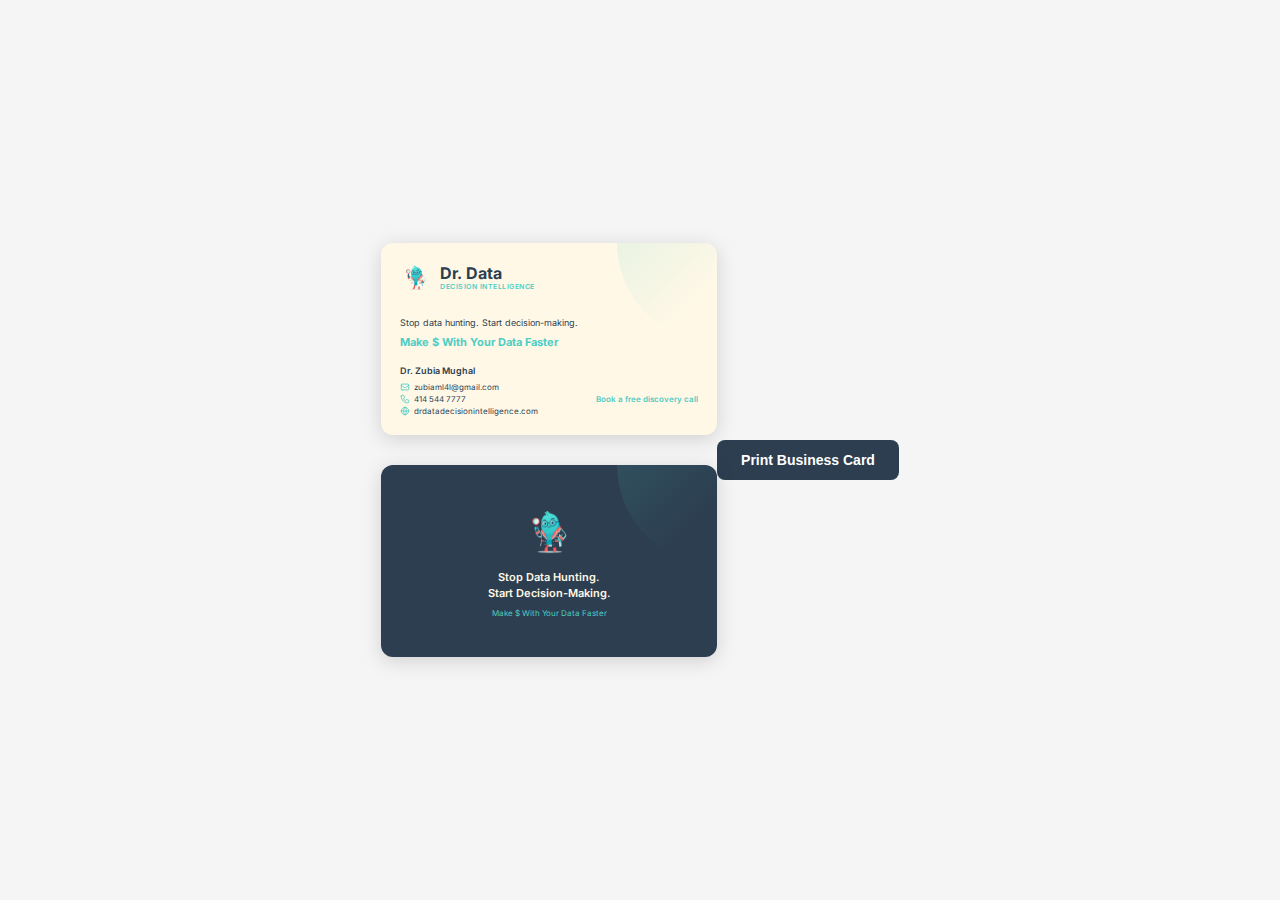
<file: business-card.html>
<!DOCTYPE html>
<html lang="en">
<head>
  <meta charset="UTF-8">
  <meta name="viewport" content="width=device-width, initial-scale=1.0">
  <title>Dr. Data - Business Card</title>
  <style>
    @import url('https://fonts.googleapis.com/css2?family=Inter:wght@400;500;600;700&display=swap');
    
    * {
      margin: 0;
      padding: 0;
      box-sizing: border-box;
    }
    
    body {
      font-family: 'Inter', -apple-system, BlinkMacSystemFont, sans-serif;
      background: #f5f5f5;
      display: flex;
      justify-content: center;
      align-items: center;
      min-height: 100vh;
      padding: 20px;
    }
    
    .card-container {
      display: flex;
      flex-direction: column;
      gap: 30px;
    }
    
    .business-card {
      width: 3.5in;
      height: 2in;
      background: #FFF8E7;
      border-radius: 12px;
      box-shadow: 0 4px 20px rgba(0,0,0,0.15);
      padding: 0.2in;
      display: flex;
      flex-direction: column;
      position: relative;
      overflow: hidden;
    }
    
    .business-card::before {
      content: '';
      position: absolute;
      top: 0;
      right: 0;
      width: 100px;
      height: 100px;
      background: linear-gradient(135deg, #4ECDC4 0%, transparent 70%);
      opacity: 0.12;
      border-radius: 0 12px 0 100%;
    }
    
    .card-front {
      display: flex;
      flex-direction: column;
      height: 100%;
      position: relative;
      z-index: 1;
    }
    
    .card-top {
      display: flex;
      justify-content: space-between;
      align-items: flex-start;
      margin-bottom: 6px;
    }
    
    .logo-section {
      display: flex;
      align-items: center;
      gap: 8px;
    }
    
    .mascot {
      width: 32px;
      height: 32px;
      object-fit: contain;
    }
    
    .company-name {
      font-size: 16px;
      font-weight: 700;
      color: #2C3E50;
      line-height: 1.1;
    }
    
    .company-tagline {
      font-size: 7px;
      color: #4ECDC4;
      font-weight: 600;
      text-transform: uppercase;
      letter-spacing: 0.5px;
    }
    
    .card-middle {
      flex: 1;
      display: flex;
      flex-direction: column;
      justify-content: center;
    }
    
    .main-tagline {
      font-size: 9px;
      color: #2C3E50;
      line-height: 1.5;
      margin-bottom: 6px;
    }
    
    .money-tagline {
      font-size: 11px;
      font-weight: 700;
      color: #4ECDC4;
    }
    
    .card-bottom {
      display: flex;
      flex-direction: column;
      gap: 4px;
      font-size: 8px;
      color: #2C3E50;
    }
    
    .name-line {
      font-size: 9px;
      font-weight: 600;
      color: #2C3E50;
      margin-bottom: 2px;
    }
    
    .contact-row {
      display: flex;
      justify-content: space-between;
      align-items: center;
    }
    
    .contact-left {
      display: flex;
      flex-direction: column;
      gap: 2px;
    }
    
    .contact-item {
      display: flex;
      align-items: center;
      gap: 4px;
    }
    
    .contact-icon {
      width: 10px;
      height: 10px;
      color: #4ECDC4;
    }
    
    .cta-text {
      font-size: 8px;
      color: #4ECDC4;
      font-weight: 600;
    }
    a.cta-text { color: #4ECDC4; text-decoration: none; }
    
    /* Back of card */
    .card-back {
      background: #2C3E50;
    }
    
    .card-back::before {
      background: linear-gradient(135deg, #4ECDC4 0%, transparent 70%);
    }
    
    .back-content {
      display: flex;
      flex-direction: column;
      align-items: center;
      justify-content: center;
      height: 100%;
      text-align: center;
      position: relative;
      z-index: 1;
    }
    
    .back-logo {
      width: 55px;
      height: 55px;
      margin-bottom: 10px;
    }
    
    .back-tagline {
      font-size: 11px;
      color: #FFF8E7;
      font-weight: 600;
      margin-bottom: 2px;
    }
    
    .back-subtagline {
      font-size: 8px;
      color: #4ECDC4;
      margin-top: 6px;
    }
    
    .print-btn {
      margin-top: 20px;
      padding: 12px 24px;
      background: #2C3E50;
      color: white;
      border: none;
      border-radius: 8px;
      font-size: 14px;
      font-weight: 600;
      cursor: pointer;
      transition: background 0.2s;
    }
    
    .print-btn:hover {
      background: #4ECDC4;
      color: #2C3E50;
    }
    
    @media print {
      body {
        background: white;
        padding: 0;
      }
      
      .print-btn {
        display: none;
      }
      
      .card-container {
        flex-direction: row;
        gap: 0.125in;
      }
      
      .business-card {
        box-shadow: none;
        page-break-inside: avoid;
      }
    }
  </style>
</head>
<body>
  <div class="card-container">
    <!-- Front of Card -->
    <div class="business-card">
      <div class="card-front">
        <div class="card-top">
          <div class="logo-section">
            <img src="/mascot-hero.png" alt="Dr. Data Mascot" class="mascot">
            <div>
              <div class="company-name">Dr. Data</div>
              <div class="company-tagline">Decision Intelligence</div>
            </div>
          </div>
        </div>
        
        <div class="card-middle">
          <p class="main-tagline">Stop data hunting. Start decision-making.</p>
          <p class="money-tagline">Make $ With Your Data Faster</p>
        </div>
        
        <div class="card-bottom">
          <div class="name-line">Dr. Zubia Mughal</div>
          <div class="contact-row">
            <div class="contact-left">
              <div class="contact-item">
                <svg class="contact-icon" fill="none" stroke="currentColor" viewBox="0 0 24 24">
                  <path stroke-linecap="round" stroke-linejoin="round" stroke-width="2" d="M3 8l7.89 5.26a2 2 0 002.22 0L21 8M5 19h14a2 2 0 002-2V7a2 2 0 00-2-2H5a2 2 0 00-2 2v10a2 2 0 002 2z"/>
                </svg>
                <span>zubiaml4l@gmail.com</span>
              </div>
              <div class="contact-item">
                <svg class="contact-icon" fill="none" stroke="currentColor" viewBox="0 0 24 24">
                  <path stroke-linecap="round" stroke-linejoin="round" stroke-width="2" d="M3 5a2 2 0 012-2h3.28a1 1 0 01.948.684l1.498 4.493a1 1 0 01-.502 1.21l-2.257 1.13a11.042 11.042 0 005.516 5.516l1.13-2.257a1 1 0 011.21-.502l4.493 1.498a1 1 0 01.684.949V19a2 2 0 01-2 2h-1C9.716 21 3 14.284 3 6V5z"/>
                </svg>
                <span>414 544 7777</span>
              </div>
              <div class="contact-item">
                <svg class="contact-icon" fill="none" stroke="currentColor" viewBox="0 0 24 24">
                  <path stroke-linecap="round" stroke-linejoin="round" stroke-width="2" d="M21 12a9 9 0 01-9 9m9-9a9 9 0 00-9-9m9 9H3m9 9a9 9 0 01-9-9m9 9c1.657 0 3-4.03 3-9s-1.343-9-3-9m0 18c-1.657 0-3-4.03-3-9s1.343-9 3-9m-9 9a9 9 0 019-9"/>
                </svg>
                <span>drdatadecisionintelligence.com</span>
              </div>
            </div>
            <a href="https://calendly.com/zubiaml4l/15min" class="cta-text">Book a free discovery call</a>
          </div>
        </div>
      </div>
    </div>
    
    <!-- Back of Card -->
    <div class="business-card card-back">
      <div class="back-content">
        <img src="/mascot-hero.png" alt="Dr. Data Mascot" class="back-logo">
        <div class="back-tagline">Stop Data Hunting.</div>
        <div class="back-tagline">Start Decision-Making.</div>
        <div class="back-subtagline">Make $ With Your Data Faster</div>
      </div>
    </div>
  </div>
  
  <button class="print-btn" onclick="window.print()">Print Business Card</button>
</body>
</html>
</file>
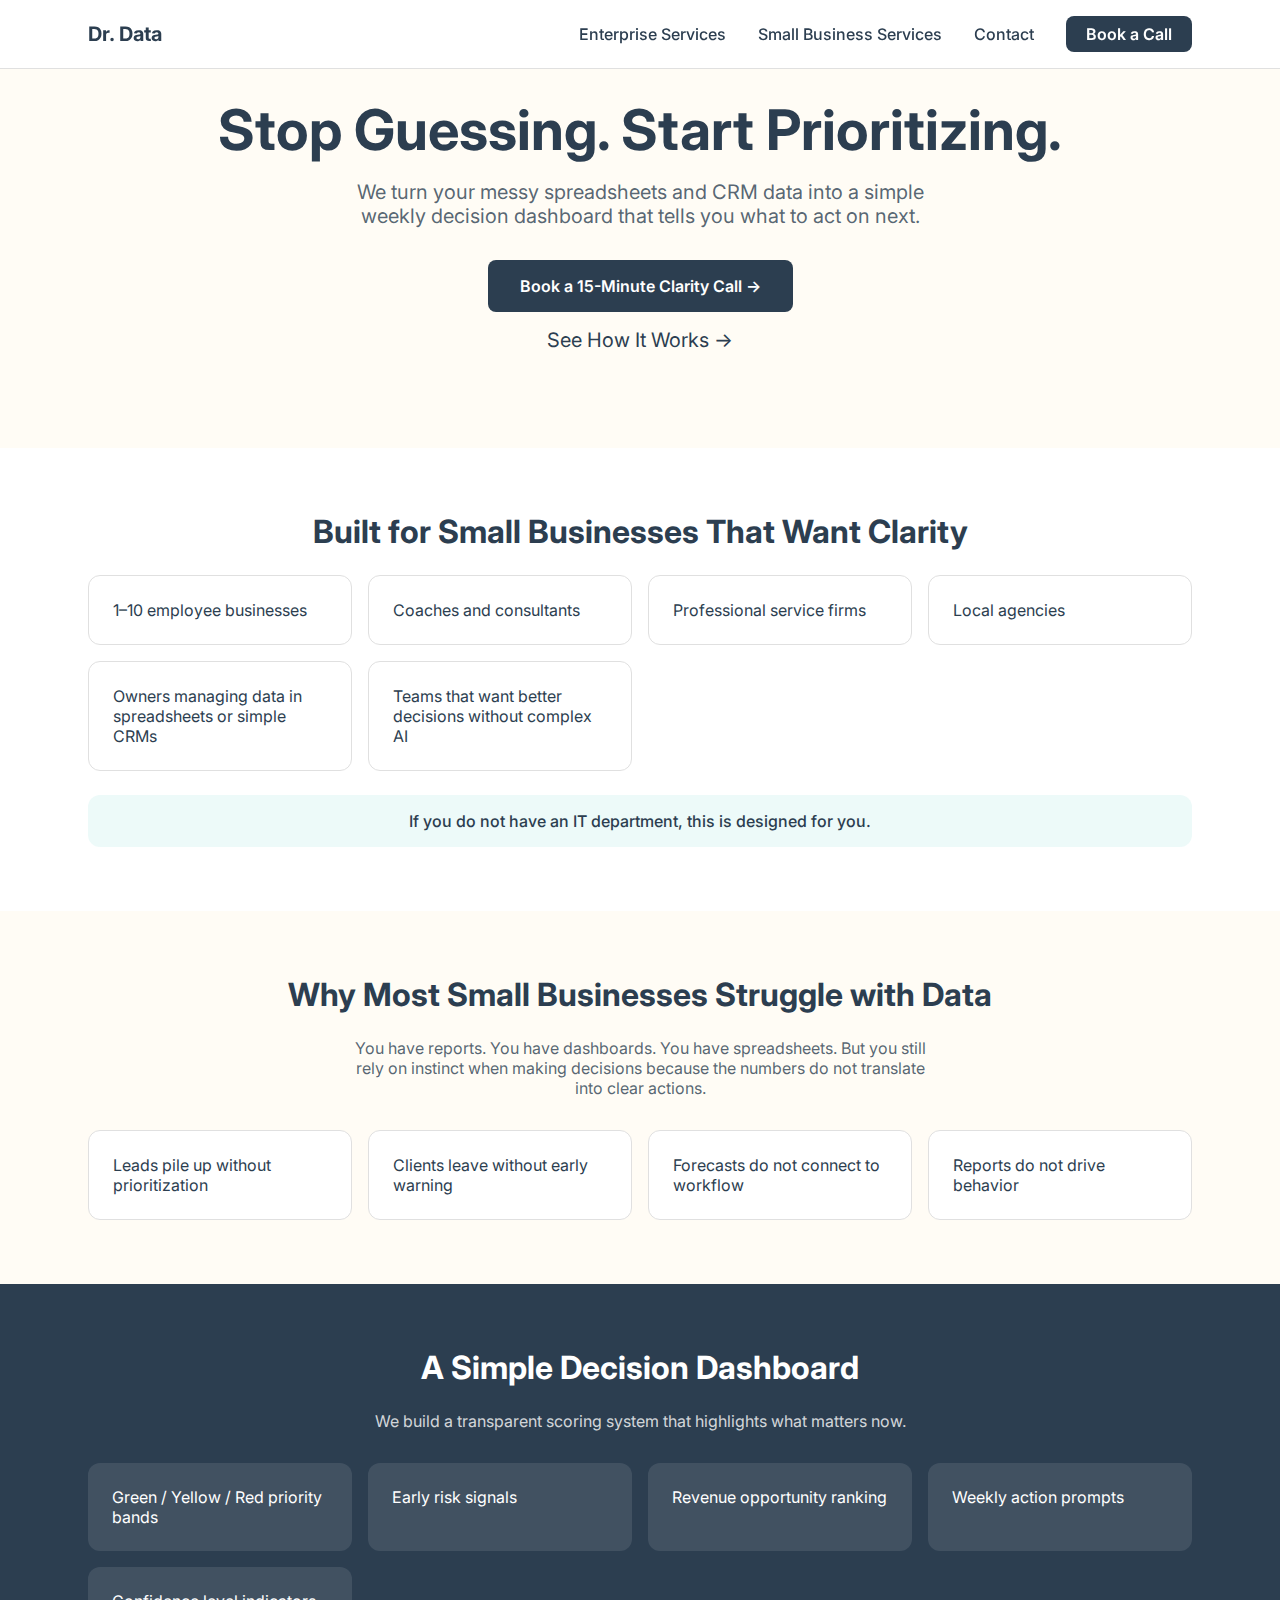
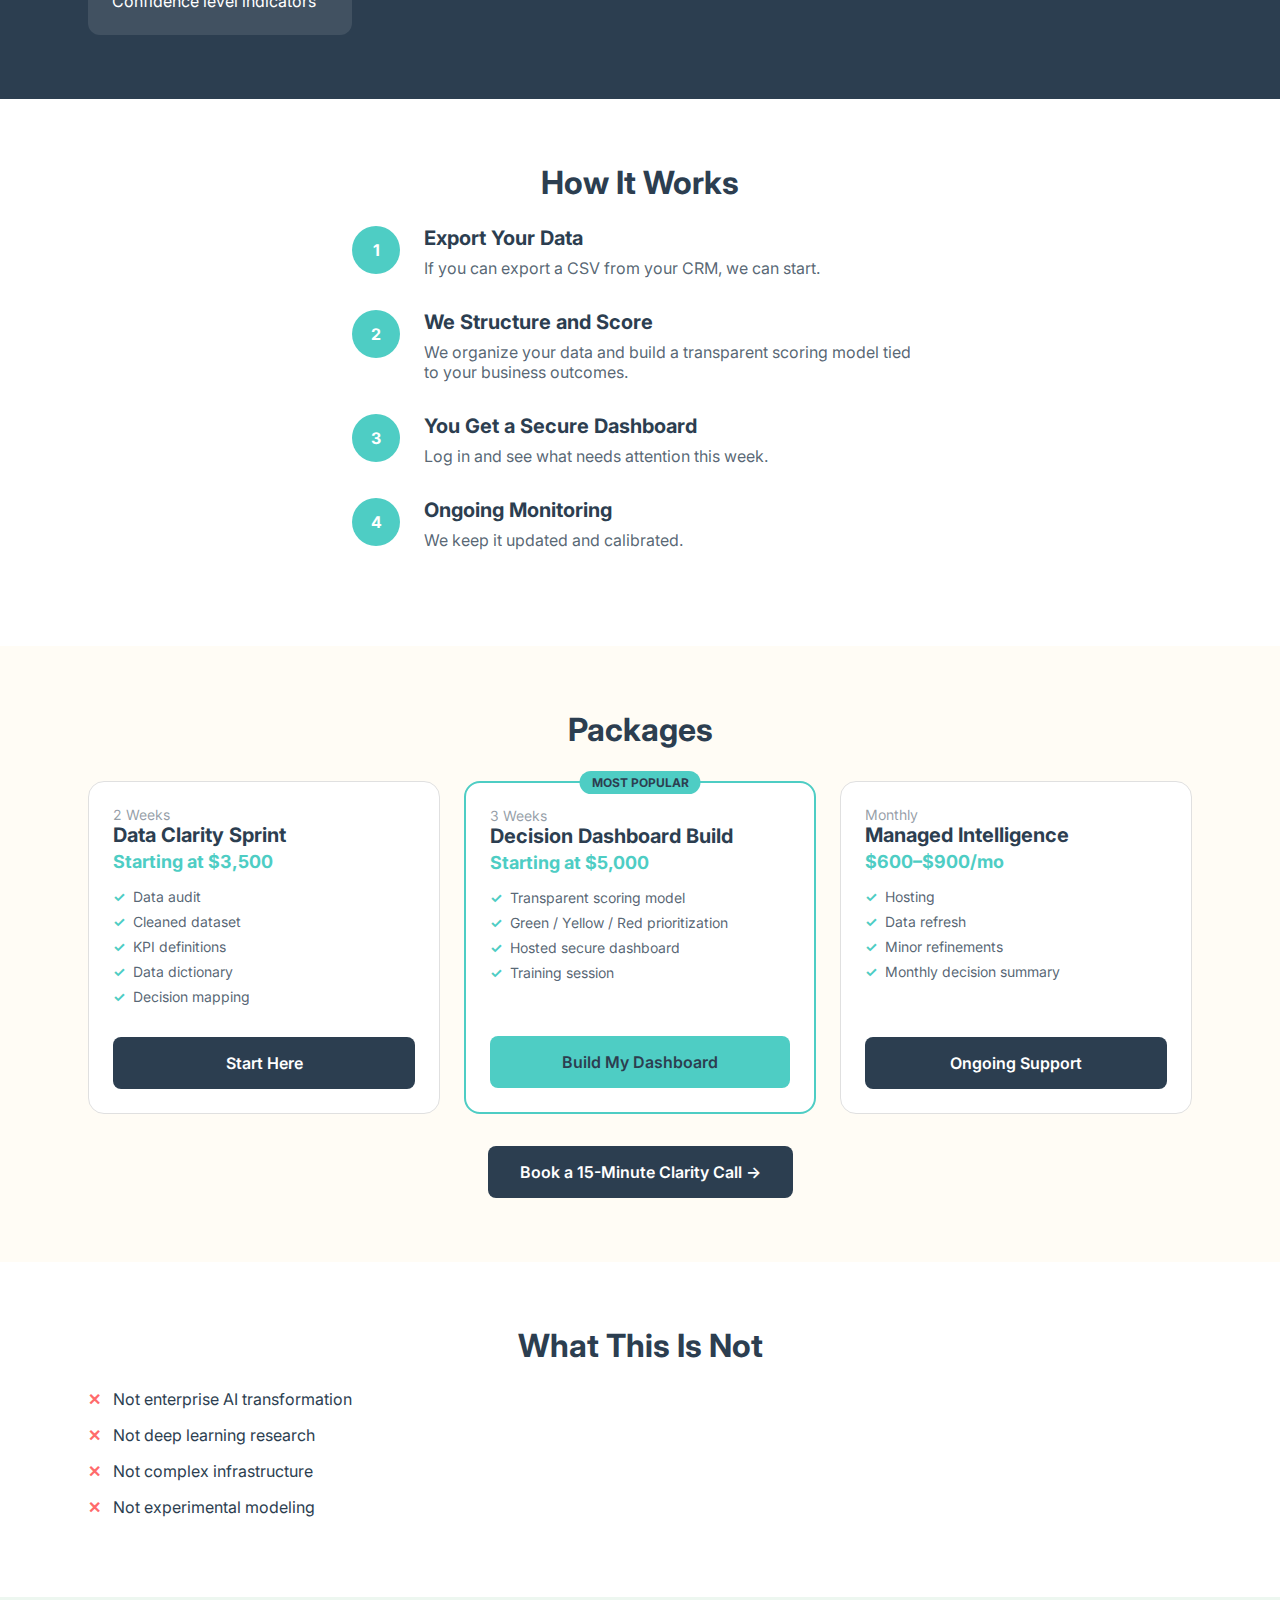
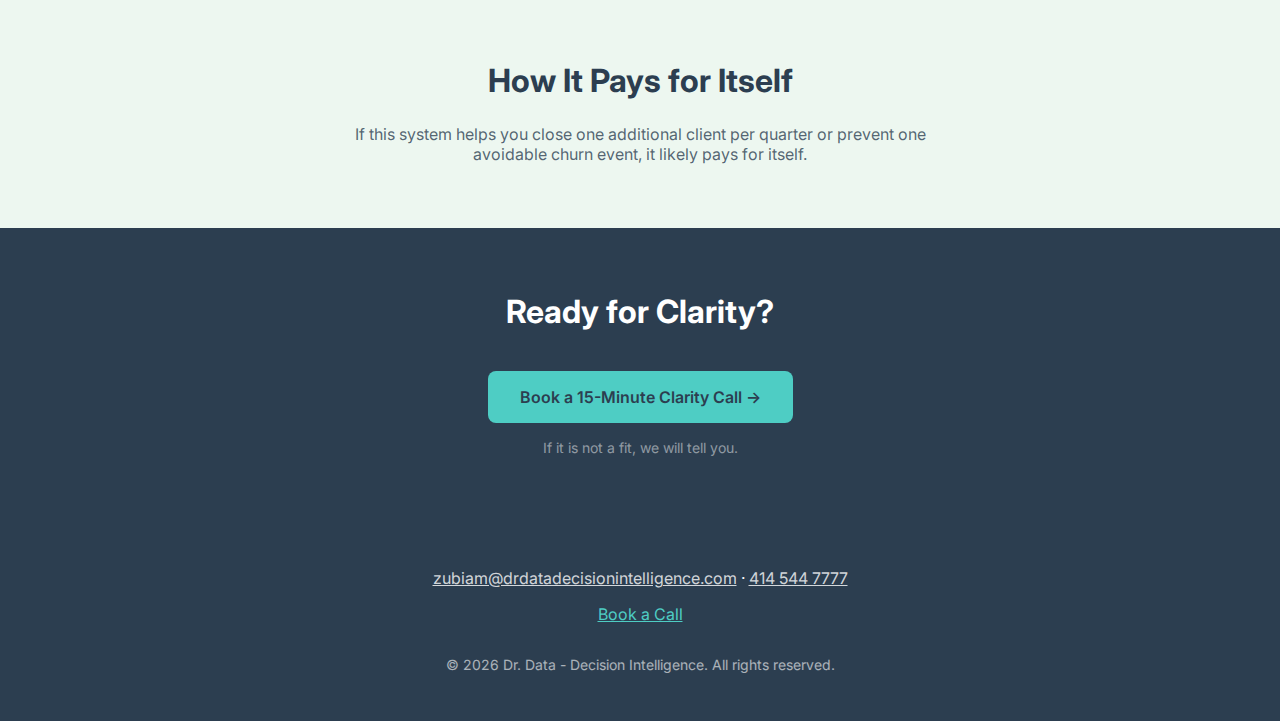
<file: small-business.html>
<!DOCTYPE html>
<html lang="en">
<head>
  <meta charset="UTF-8">
  <meta name="viewport" content="width=device-width, initial-scale=1.0">
  <title>Small Business Services - Dr. Data</title>
  <link rel="icon" type="image/png" href="/favicon.png">
  <link href="https://fonts.googleapis.com/css2?family=Inter:wght@400;500;600;700&display=swap" rel="stylesheet">
  <style>
    :root { --navy: #2C3E50; --teal: #4ECDC4; --coral: #FF6B6B; --cream: #FFFCF5; }
    * { margin: 0; padding: 0; box-sizing: border-box; }
    body { font-family: 'Inter', sans-serif; background: var(--cream); color: var(--navy); }
    .site-nav { position: fixed; top: 0; left: 0; right: 0; z-index: 50; background: rgba(255,255,255,0.95); backdrop-filter: blur(8px); border-bottom: 1px solid #e0e0e0; }
    .site-nav-inner { max-width: 72rem; margin: 0 auto; padding: 1rem 1.5rem; display: flex; align-items: center; justify-content: space-between; flex-wrap: wrap; gap: 1rem; }
    .site-nav a { color: var(--navy); font-weight: 500; text-decoration: none; transition: color 0.2s; }
    .site-nav a:hover { color: var(--teal); }
    .site-nav-links { display: flex; align-items: center; gap: 2rem; }
    .site-nav .cta-btn { background: var(--navy); color: white; padding: 0.5rem 1.25rem; border-radius: 0.5rem; font-weight: 600; }
    .site-nav .cta-btn:hover { background: #243342; color: white; }
    .container { max-width: 72rem; margin: 0 auto; padding: 0 1.5rem; }
    section { padding: 4rem 0; }
    h1 { font-size: clamp(2rem, 5vw, 3.5rem); font-weight: 700; margin-bottom: 1rem; }
    h2 { font-size: clamp(1.5rem, 4vw, 2rem); font-weight: 700; margin-bottom: 1.5rem; text-align: center; }
    .btn { display: inline-flex; align-items: center; gap: 0.5rem; background: var(--navy); color: white; padding: 1rem 2rem; border-radius: 0.5rem; font-weight: 600; text-decoration: none; transition: background 0.2s; }
    .btn:hover { background: #243342; color: white; }
    .btn-teal { background: var(--teal); color: var(--navy); }
    .btn-teal:hover { background: #3db8b0; color: var(--navy); }
    .hero { padding-top: 6rem; padding-bottom: 4rem; text-align: center; }
    .hero p { font-size: 1.25rem; color: rgba(44,62,80,0.8); max-width: 36rem; margin: 0 auto 2rem; }
    .check { color: var(--teal); }
    .x-mark { color: var(--coral); }
    .packages { display: grid; grid-template-columns: repeat(auto-fit, minmax(280px, 1fr)); gap: 1.5rem; margin-top: 2rem; }
    .package { background: white; border: 1px solid #e0e0e0; border-radius: 1rem; padding: 1.5rem; display: flex; flex-direction: column; }
    .package.popular { border: 2px solid var(--teal); position: relative; }
    .package .badge { position: absolute; top: -0.75rem; left: 50%; transform: translateX(-50%); background: var(--teal); color: var(--navy); font-size: 0.75rem; font-weight: 700; padding: 0.25rem 0.75rem; border-radius: 9999px; }
    .package h3 { font-size: 1.25rem; margin-bottom: 0.25rem; }
    .package .price { font-size: 1.125rem; font-weight: 700; color: var(--teal); margin-bottom: 1rem; }
    .package ul { list-style: none; margin-bottom: 1.5rem; flex: 1; }
    .package li { display: flex; align-items: flex-start; gap: 0.5rem; margin-bottom: 0.5rem; font-size: 0.875rem; color: rgba(44,62,80,0.8); }
    .package li::before { content: "✓"; color: var(--teal); font-weight: bold; }
    .section-white { background: white; }
    .section-navy { background: var(--navy); color: white; }
    .section-navy h2 { color: white; }
    .section-navy p { color: rgba(255,255,255,0.8); }
    .section-teal-light { background: rgba(78,205,196,0.1); }
    .grid-2 { display: grid; grid-template-columns: repeat(auto-fit, minmax(250px, 1fr)); gap: 1rem; }
    .card { background: white; border: 1px solid #e0e0e0; border-radius: 0.75rem; padding: 1.5rem; }
    .card-navy { background: rgba(255,255,255,0.1); border: none; }
    .card-navy p { color: white; }
    .steps { max-width: 36rem; margin: 0 auto; }
    .step-item { display: flex; gap: 1.5rem; margin-bottom: 2rem; align-items: flex-start; }
    .step-num { width: 3rem; height: 3rem; border-radius: 50%; background: var(--teal); color: white; display: flex; align-items: center; justify-content: center; font-weight: 700; flex-shrink: 0; }
    .what-not { display: flex; align-items: center; gap: 0.75rem; margin-bottom: 1rem; }
    .what-not span { color: var(--coral); font-weight: bold; } 
  </style>
</head>
<body>
  <nav class="site-nav">
    <div class="site-nav-inner">
      <a href="/" style="font-weight: 700; font-size: 1.25rem;">Dr. Data</a>
      <div class="site-nav-links">
        <a href="/#services">Enterprise Services</a>
        <a href="/small-business.html">Small Business Services</a>
        <a href="/#contact">Contact</a>
        <a href="https://calendly.com/zubiaml4l/15min" target="_blank" rel="noopener noreferrer" class="cta-btn">Book a Call</a>
      </div>
    </div>
  </nav>

  <section class="hero">
    <div class="container">
      <h1>Stop Guessing. Start Prioritizing.</h1>
      <p>We turn your messy spreadsheets and CRM data into a simple weekly decision dashboard that tells you what to act on next.</p>
      <a href="https://calendly.com/zubiaml4l/15min" target="_blank" rel="noopener noreferrer" class="btn">Book a 15-Minute Clarity Call →</a>
      <p style="margin-top: 1rem;"><a href="#how-it-works" style="color: var(--navy); text-decoration: none;">See How It Works →</a></p>
    </div>
  </section>

  <section class="section-white">
    <div class="container">
      <h2>Built for Small Businesses That Want Clarity</h2>
      <div class="grid-2" style="margin-bottom: 1.5rem;">
        <div class="card"><p>1–10 employee businesses</p></div>
        <div class="card"><p>Coaches and consultants</p></div>
        <div class="card"><p>Professional service firms</p></div>
        <div class="card"><p>Local agencies</p></div>
        <div class="card"><p>Owners managing data in spreadsheets or simple CRMs</p></div>
        <div class="card"><p>Teams that want better decisions without complex AI</p></div>
      </div>
      <div style="background: rgba(78,205,196,0.1); border-radius: 0.75rem; padding: 1rem; text-align: center;">
        <p style="font-weight: 500;">If you do not have an IT department, this is designed for you.</p>
      </div>
    </div>
  </section>

  <section>
    <div class="container">
      <h2>Why Most Small Businesses Struggle with Data</h2>
      <p style="text-align: center; color: rgba(44,62,80,0.8); max-width: 36rem; margin: 0 auto 2rem;">You have reports. You have dashboards. You have spreadsheets. But you still rely on instinct when making decisions because the numbers do not translate into clear actions.</p>
      <div class="grid-2">
        <div class="card"><p>Leads pile up without prioritization</p></div>
        <div class="card"><p>Clients leave without early warning</p></div>
        <div class="card"><p>Forecasts do not connect to workflow</p></div>
        <div class="card"><p>Reports do not drive behavior</p></div>
      </div>
    </div>
  </section>

  <section class="section-navy">
    <div class="container">
      <h2>A Simple Decision Dashboard</h2>
      <p style="text-align: center; max-width: 36rem; margin: 0 auto 2rem;">We build a transparent scoring system that highlights what matters now.</p>
      <div class="grid-2" style="--col: 3;">
        <div class="card card-navy"><p>Green / Yellow / Red priority bands</p></div>
        <div class="card card-navy"><p>Early risk signals</p></div>
        <div class="card card-navy"><p>Revenue opportunity ranking</p></div>
        <div class="card card-navy"><p>Weekly action prompts</p></div>
        <div class="card card-navy"><p>Confidence level indicators</p></div>
      </div>
    </div>
  </section>

  <section id="how-it-works" class="section-white">
    <div class="container">
      <h2>How It Works</h2>
      <div class="steps">
        <div class="step-item">
          <div class="step-num">1</div>
          <div><h3 style="font-size: 1.25rem; margin-bottom: 0.5rem;">Export Your Data</h3><p style="color: rgba(44,62,80,0.8);">If you can export a CSV from your CRM, we can start.</p></div>
        </div>
        <div class="step-item">
          <div class="step-num">2</div>
          <div><h3 style="font-size: 1.25rem; margin-bottom: 0.5rem;">We Structure and Score</h3><p style="color: rgba(44,62,80,0.8);">We organize your data and build a transparent scoring model tied to your business outcomes.</p></div>
        </div>
        <div class="step-item">
          <div class="step-num">3</div>
          <div><h3 style="font-size: 1.25rem; margin-bottom: 0.5rem;">You Get a Secure Dashboard</h3><p style="color: rgba(44,62,80,0.8);">Log in and see what needs attention this week.</p></div>
        </div>
        <div class="step-item">
          <div class="step-num">4</div>
          <div><h3 style="font-size: 1.25rem; margin-bottom: 0.5rem;">Ongoing Monitoring</h3><p style="color: rgba(44,62,80,0.8);">We keep it updated and calibrated.</p></div>
        </div>
      </div>
    </div>
  </section>

  <section>
    <div class="container">
      <h2>Packages</h2>
      <div class="packages">
        <div class="package">
          <span style="font-size: 0.875rem; color: rgba(44,62,80,0.5);">2 Weeks</span>
          <h3>Data Clarity Sprint</h3>
          <p class="price">Starting at $3,500</p>
          <ul>
            <li>Data audit</li>
            <li>Cleaned dataset</li>
            <li>KPI definitions</li>
            <li>Data dictionary</li>
            <li>Decision mapping</li>
          </ul>
          <a href="https://calendly.com/zubiaml4l/15min" target="_blank" rel="noopener noreferrer" class="btn" style="text-align: center; justify-content: center;">Start Here</a>
        </div>
        <div class="package popular">
          <span class="badge">MOST POPULAR</span>
          <span style="font-size: 0.875rem; color: rgba(44,62,80,0.5);">3 Weeks</span>
          <h3>Decision Dashboard Build</h3>
          <p class="price">Starting at $5,000</p>
          <ul>
            <li>Transparent scoring model</li>
            <li>Green / Yellow / Red prioritization</li>
            <li>Hosted secure dashboard</li>
            <li>Training session</li>
          </ul>
          <a href="https://calendly.com/zubiaml4l/15min" target="_blank" rel="noopener noreferrer" class="btn btn-teal" style="text-align: center; justify-content: center;">Build My Dashboard</a>
        </div>
        <div class="package">
          <span style="font-size: 0.875rem; color: rgba(44,62,80,0.5);">Monthly</span>
          <h3>Managed Intelligence</h3>
          <p class="price">$600–$900/mo</p>
          <ul>
            <li>Hosting</li>
            <li>Data refresh</li>
            <li>Minor refinements</li>
            <li>Monthly decision summary</li>
          </ul>
          <a href="https://calendly.com/zubiaml4l/15min" target="_blank" rel="noopener noreferrer" class="btn" style="text-align: center; justify-content: center;">Ongoing Support</a>
        </div>
      </div>
      <p style="text-align: center; margin-top: 2rem;"><a href="https://calendly.com/zubiaml4l/15min" target="_blank" rel="noopener noreferrer" class="btn">Book a 15-Minute Clarity Call →</a></p>
    </div>
  </section>

  <section class="section-white">
    <div class="container">
      <h2>What This Is Not</h2>
      <div class="what-not"><span>✕</span> <p>Not enterprise AI transformation</p></div>
      <div class="what-not"><span>✕</span> <p>Not deep learning research</p></div>
      <div class="what-not"><span>✕</span> <p>Not complex infrastructure</p></div>
      <div class="what-not"><span>✕</span> <p>Not experimental modeling</p></div>
    </div>
  </section>

  <section class="section-teal-light">
    <div class="container" style="text-align: center;">
      <h2>How It Pays for Itself</h2>
      <p style="max-width: 36rem; margin: 0 auto; color: rgba(44,62,80,0.8);">If this system helps you close one additional client per quarter or prevent one avoidable churn event, it likely pays for itself.</p>
    </div>
  </section>

  <section class="section-navy">
    <div class="container" style="text-align: center;">
      <h2>Ready for Clarity?</h2>
      <a href="https://calendly.com/zubiaml4l/15min" target="_blank" rel="noopener noreferrer" class="btn btn-teal" style="margin-top: 1rem;">Book a 15-Minute Clarity Call →</a>
      <p style="margin-top: 1rem; font-size: 0.875rem; opacity: 0.6;">If it is not a fit, we will tell you.</p>
    </div>
  </section>

  <footer id="contact" style="background: var(--navy); color: white; padding: 3rem 0; text-align: center;">
    <div class="container">
      <p><a href="mailto:zubiam@drdatadecisionintelligence.com" style="color: rgba(255,255,255,0.8);">zubiam@drdatadecisionintelligence.com</a> · <a href="tel:4145447777" style="color: rgba(255,255,255,0.8);">414 544 7777</a></p>
      <p style="margin-top: 1rem;"><a href="https://calendly.com/zubiaml4l/15min" target="_blank" rel="noopener noreferrer" style="color: var(--teal);">Book a Call</a></p>
      <p style="margin-top: 2rem; font-size: 0.875rem; opacity: 0.6;">© 2026 Dr. Data - Decision Intelligence. All rights reserved.</p>
    </div>
  </footer>
</body>
</html>
</file>
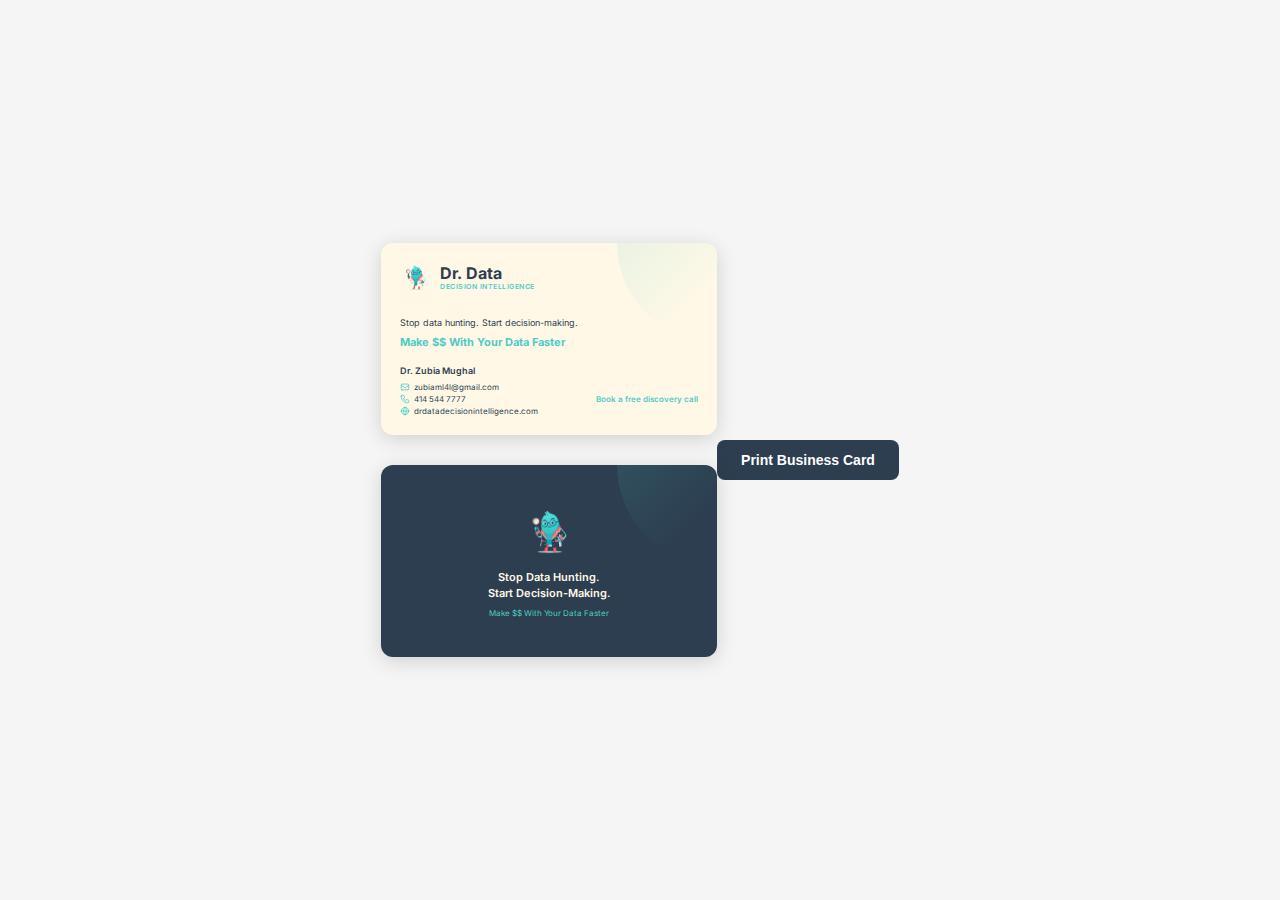
<file: kimi-app-reserve/public/business-card.html>
<!DOCTYPE html>
<html lang="en">
<head>
  <meta charset="UTF-8">
  <meta name="viewport" content="width=device-width, initial-scale=1.0">
  <title>Dr. Data - Business Card</title>
  <style>
    @import url('https://fonts.googleapis.com/css2?family=Inter:wght@400;500;600;700&display=swap');
    
    * {
      margin: 0;
      padding: 0;
      box-sizing: border-box;
    }
    
    body {
      font-family: 'Inter', -apple-system, BlinkMacSystemFont, sans-serif;
      background: #f5f5f5;
      display: flex;
      justify-content: center;
      align-items: center;
      min-height: 100vh;
      padding: 20px;
    }
    
    .card-container {
      display: flex;
      flex-direction: column;
      gap: 30px;
    }
    
    .business-card {
      width: 3.5in;
      height: 2in;
      background: #FFF8E7;
      border-radius: 12px;
      box-shadow: 0 4px 20px rgba(0,0,0,0.15);
      padding: 0.2in;
      display: flex;
      flex-direction: column;
      position: relative;
      overflow: hidden;
    }
    
    .business-card::before {
      content: '';
      position: absolute;
      top: 0;
      right: 0;
      width: 100px;
      height: 100px;
      background: linear-gradient(135deg, #4ECDC4 0%, transparent 70%);
      opacity: 0.12;
      border-radius: 0 12px 0 100%;
    }
    
    .card-front {
      display: flex;
      flex-direction: column;
      height: 100%;
      position: relative;
      z-index: 1;
    }
    
    .card-top {
      display: flex;
      justify-content: space-between;
      align-items: flex-start;
      margin-bottom: 6px;
    }
    
    .logo-section {
      display: flex;
      align-items: center;
      gap: 8px;
    }
    
    .mascot {
      width: 32px;
      height: 32px;
      object-fit: contain;
    }
    
    .company-name {
      font-size: 16px;
      font-weight: 700;
      color: #2C3E50;
      line-height: 1.1;
    }
    
    .company-tagline {
      font-size: 7px;
      color: #4ECDC4;
      font-weight: 600;
      text-transform: uppercase;
      letter-spacing: 0.5px;
    }
    
    .card-middle {
      flex: 1;
      display: flex;
      flex-direction: column;
      justify-content: center;
    }
    
    .main-tagline {
      font-size: 9px;
      color: #2C3E50;
      line-height: 1.5;
      margin-bottom: 6px;
    }
    
    .money-tagline {
      font-size: 11px;
      font-weight: 700;
      color: #4ECDC4;
    }
    
    .card-bottom {
      display: flex;
      flex-direction: column;
      gap: 4px;
      font-size: 8px;
      color: #2C3E50;
    }
    
    .name-line {
      font-size: 9px;
      font-weight: 600;
      color: #2C3E50;
      margin-bottom: 2px;
    }
    
    .contact-row {
      display: flex;
      justify-content: space-between;
      align-items: center;
    }
    
    .contact-left {
      display: flex;
      flex-direction: column;
      gap: 2px;
    }
    
    .contact-item {
      display: flex;
      align-items: center;
      gap: 4px;
    }
    
    .contact-icon {
      width: 10px;
      height: 10px;
      color: #4ECDC4;
    }
    
    .cta-text {
      font-size: 8px;
      color: #4ECDC4;
      font-weight: 600;
    }
    
    /* Back of card */
    .card-back {
      background: #2C3E50;
    }
    
    .card-back::before {
      background: linear-gradient(135deg, #4ECDC4 0%, transparent 70%);
    }
    
    .back-content {
      display: flex;
      flex-direction: column;
      align-items: center;
      justify-content: center;
      height: 100%;
      text-align: center;
      position: relative;
      z-index: 1;
    }
    
    .back-logo {
      width: 55px;
      height: 55px;
      margin-bottom: 10px;
    }
    
    .back-tagline {
      font-size: 11px;
      color: #FFF8E7;
      font-weight: 600;
      margin-bottom: 2px;
    }
    
    .back-subtagline {
      font-size: 8px;
      color: #4ECDC4;
      margin-top: 6px;
    }
    
    .print-btn {
      margin-top: 20px;
      padding: 12px 24px;
      background: #2C3E50;
      color: white;
      border: none;
      border-radius: 8px;
      font-size: 14px;
      font-weight: 600;
      cursor: pointer;
      transition: background 0.2s;
    }
    
    .print-btn:hover {
      background: #4ECDC4;
      color: #2C3E50;
    }
    
    @media print {
      body {
        background: white;
        padding: 0;
      }
      
      .print-btn {
        display: none;
      }
      
      .card-container {
        flex-direction: row;
        gap: 0.125in;
      }
      
      .business-card {
        box-shadow: none;
        page-break-inside: avoid;
      }
    }
  </style>
</head>
<body>
  <div class="card-container">
    <!-- Front of Card -->
    <div class="business-card">
      <div class="card-front">
        <div class="card-top">
          <div class="logo-section">
            <img src="/mascot-hero.png" alt="Dr. Data Mascot" class="mascot">
            <div>
              <div class="company-name">Dr. Data</div>
              <div class="company-tagline">Decision Intelligence</div>
            </div>
          </div>
        </div>
        
        <div class="card-middle">
          <p class="main-tagline">Stop data hunting. Start decision-making.</p>
          <p class="money-tagline">Make $$ With Your Data Faster</p>
        </div>
        
        <div class="card-bottom">
          <div class="name-line">Dr. Zubia Mughal</div>
          <div class="contact-row">
            <div class="contact-left">
              <div class="contact-item">
                <svg class="contact-icon" fill="none" stroke="currentColor" viewBox="0 0 24 24">
                  <path stroke-linecap="round" stroke-linejoin="round" stroke-width="2" d="M3 8l7.89 5.26a2 2 0 002.22 0L21 8M5 19h14a2 2 0 002-2V7a2 2 0 00-2-2H5a2 2 0 00-2 2v10a2 2 0 002 2z"/>
                </svg>
                <span>zubiaml4l@gmail.com</span>
              </div>
              <div class="contact-item">
                <svg class="contact-icon" fill="none" stroke="currentColor" viewBox="0 0 24 24">
                  <path stroke-linecap="round" stroke-linejoin="round" stroke-width="2" d="M3 5a2 2 0 012-2h3.28a1 1 0 01.948.684l1.498 4.493a1 1 0 01-.502 1.21l-2.257 1.13a11.042 11.042 0 005.516 5.516l1.13-2.257a1 1 0 011.21-.502l4.493 1.498a1 1 0 01.684.949V19a2 2 0 01-2 2h-1C9.716 21 3 14.284 3 6V5z"/>
                </svg>
                <span>414 544 7777</span>
              </div>
              <div class="contact-item">
                <svg class="contact-icon" fill="none" stroke="currentColor" viewBox="0 0 24 24">
                  <path stroke-linecap="round" stroke-linejoin="round" stroke-width="2" d="M21 12a9 9 0 01-9 9m9-9a9 9 0 00-9-9m9 9H3m9 9a9 9 0 01-9-9m9 9c1.657 0 3-4.03 3-9s-1.343-9-3-9m0 18c-1.657 0-3-4.03-3-9s1.343-9 3-9m-9 9a9 9 0 019-9"/>
                </svg>
                <span>drdatadecisionintelligence.com</span>
              </div>
            </div>
            <div class="cta-text">Book a free discovery call</div>
          </div>
        </div>
      </div>
    </div>
    
    <!-- Back of Card -->
    <div class="business-card card-back">
      <div class="back-content">
        <img src="/mascot-hero.png" alt="Dr. Data Mascot" class="back-logo">
        <div class="back-tagline">Stop Data Hunting.</div>
        <div class="back-tagline">Start Decision-Making.</div>
        <div class="back-subtagline">Make $$ With Your Data Faster</div>
      </div>
    </div>
  </div>
  
  <button class="print-btn" onclick="window.print()">Print Business Card</button>
</body>
</html>
</file>
<file: assets/index-Cehn90wa.css>
*,:before,:after{--tw-border-spacing-x: 0;--tw-border-spacing-y: 0;--tw-translate-x: 0;--tw-translate-y: 0;--tw-rotate: 0;--tw-skew-x: 0;--tw-skew-y: 0;--tw-scale-x: 1;--tw-scale-y: 1;--tw-pan-x: ;--tw-pan-y: ;--tw-pinch-zoom: ;--tw-scroll-snap-strictness: proximity;--tw-gradient-from-position: ;--tw-gradient-via-position: ;--tw-gradient-to-position: ;--tw-ordinal: ;--tw-slashed-zero: ;--tw-numeric-figure: ;--tw-numeric-spacing: ;--tw-numeric-fraction: ;--tw-ring-inset: ;--tw-ring-offset-width: 0px;--tw-ring-offset-color: #fff;--tw-ring-color: rgb(59 130 246 / .5);--tw-ring-offset-shadow: 0 0 #0000;--tw-ring-shadow: 0 0 #0000;--tw-shadow: 0 0 #0000;--tw-shadow-colored: 0 0 #0000;--tw-blur: ;--tw-brightness: ;--tw-contrast: ;--tw-grayscale: ;--tw-hue-rotate: ;--tw-invert: ;--tw-saturate: ;--tw-sepia: ;--tw-drop-shadow: ;--tw-backdrop-blur: ;--tw-backdrop-brightness: ;--tw-backdrop-contrast: ;--tw-backdrop-grayscale: ;--tw-backdrop-hue-rotate: ;--tw-backdrop-invert: ;--tw-backdrop-opacity: ;--tw-backdrop-saturate: ;--tw-backdrop-sepia: ;--tw-contain-size: ;--tw-contain-layout: ;--tw-contain-paint: ;--tw-contain-style: }::backdrop{--tw-border-spacing-x: 0;--tw-border-spacing-y: 0;--tw-translate-x: 0;--tw-translate-y: 0;--tw-rotate: 0;--tw-skew-x: 0;--tw-skew-y: 0;--tw-scale-x: 1;--tw-scale-y: 1;--tw-pan-x: ;--tw-pan-y: ;--tw-pinch-zoom: ;--tw-scroll-snap-strictness: proximity;--tw-gradient-from-position: ;--tw-gradient-via-position: ;--tw-gradient-to-position: ;--tw-ordinal: ;--tw-slashed-zero: ;--tw-numeric-figure: ;--tw-numeric-spacing: ;--tw-numeric-fraction: ;--tw-ring-inset: ;--tw-ring-offset-width: 0px;--tw-ring-offset-color: #fff;--tw-ring-color: rgb(59 130 246 / .5);--tw-ring-offset-shadow: 0 0 #0000;--tw-ring-shadow: 0 0 #0000;--tw-shadow: 0 0 #0000;--tw-shadow-colored: 0 0 #0000;--tw-blur: ;--tw-brightness: ;--tw-contrast: ;--tw-grayscale: ;--tw-hue-rotate: ;--tw-invert: ;--tw-saturate: ;--tw-sepia: ;--tw-drop-shadow: ;--tw-backdrop-blur: ;--tw-backdrop-brightness: ;--tw-backdrop-contrast: ;--tw-backdrop-grayscale: ;--tw-backdrop-hue-rotate: ;--tw-backdrop-invert: ;--tw-backdrop-opacity: ;--tw-backdrop-saturate: ;--tw-backdrop-sepia: ;--tw-contain-size: ;--tw-contain-layout: ;--tw-contain-paint: ;--tw-contain-style: }*,:before,:after{box-sizing:border-box;border-width:0;border-style:solid;border-color:#e5e7eb}:before,:after{--tw-content: ""}html,:host{line-height:1.5;-webkit-text-size-adjust:100%;-moz-tab-size:4;-o-tab-size:4;tab-size:4;font-family:Inter,ui-sans-serif,system-ui,sans-serif;font-feature-settings:normal;font-variation-settings:normal;-webkit-tap-highlight-color:transparent}body{margin:0;line-height:inherit}hr{height:0;color:inherit;border-top-width:1px}abbr:where([title]){-webkit-text-decoration:underline dotted;text-decoration:underline dotted}h1,h2,h3,h4,h5,h6{font-size:inherit;font-weight:inherit}a{color:inherit;text-decoration:inherit}b,strong{font-weight:bolder}code,kbd,samp,pre{font-family:ui-monospace,SFMono-Regular,Menlo,Monaco,Consolas,Liberation Mono,Courier New,monospace;font-feature-settings:normal;font-variation-settings:normal;font-size:1em}small{font-size:80%}sub,sup{font-size:75%;line-height:0;position:relative;vertical-align:baseline}sub{bottom:-.25em}sup{top:-.5em}table{text-indent:0;border-color:inherit;border-collapse:collapse}button,input,optgroup,select,textarea{font-family:inherit;font-feature-settings:inherit;font-variation-settings:inherit;font-size:100%;font-weight:inherit;line-height:inherit;letter-spacing:inherit;color:inherit;margin:0;padding:0}button,select{text-transform:none}button,input:where([type=button]),input:where([type=reset]),input:where([type=submit]){-webkit-appearance:button;background-color:transparent;background-image:none}:-moz-focusring{outline:auto}:-moz-ui-invalid{box-shadow:none}progress{vertical-align:baseline}::-webkit-inner-spin-button,::-webkit-outer-spin-button{height:auto}[type=search]{-webkit-appearance:textfield;outline-offset:-2px}::-webkit-search-decoration{-webkit-appearance:none}::-webkit-file-upload-button{-webkit-appearance:button;font:inherit}summary{display:list-item}blockquote,dl,dd,h1,h2,h3,h4,h5,h6,hr,figure,p,pre{margin:0}fieldset{margin:0;padding:0}legend{padding:0}ol,ul,menu{list-style:none;margin:0;padding:0}dialog{padding:0}textarea{resize:vertical}input::-moz-placeholder,textarea::-moz-placeholder{opacity:1;color:#9ca3af}input::placeholder,textarea::placeholder{opacity:1;color:#9ca3af}button,[role=button]{cursor:pointer}:disabled{cursor:default}img,svg,video,canvas,audio,iframe,embed,object{display:block;vertical-align:middle}img,video{max-width:100%;height:auto}[hidden]:where(:not([hidden=until-found])){display:none}:root{--background: 0 0% 100%;--foreground: 240 10% 3.9%;--card: 0 0% 100%;--card-foreground: 240 10% 3.9%;--popover: 0 0% 100%;--popover-foreground: 240 10% 3.9%;--primary: 240 5.9% 10%;--primary-foreground: 0 0% 98%;--secondary: 240 4.8% 95.9%;--secondary-foreground: 240 5.9% 10%;--muted: 240 4.8% 95.9%;--muted-foreground: 240 3.8% 46.1%;--accent: 240 4.8% 95.9%;--accent-foreground: 240 5.9% 10%;--destructive: 0 84.2% 60.2%;--destructive-foreground: 0 0% 98%;--border: 240 5.9% 90%;--input: 240 5.9% 90%;--ring: 240 5.9% 10%;--radius: .625rem;--sidebar-background: 0 0% 98%;--sidebar-foreground: 240 5.3% 26.1%;--sidebar-primary: 240 5.9% 10%;--sidebar-primary-foreground: 0 0% 98%;--sidebar-accent: 240 4.8% 95.9%;--sidebar-accent-foreground: 240 5.9% 10%;--sidebar-border: 220 13% 91%;--sidebar-ring: 217.2 91.2% 59.8%}.dark{--background: 240 10% 3.9%;--foreground: 0 0% 98%;--card: 240 10% 3.9%;--card-foreground: 0 0% 98%;--popover: 240 10% 3.9%;--popover-foreground: 0 0% 98%;--primary: 0 0% 98%;--primary-foreground: 240 5.9% 10%;--secondary: 240 3.7% 15.9%;--secondary-foreground: 0 0% 98%;--muted: 240 3.7% 15.9%;--muted-foreground: 240 5% 64.9%;--accent: 240 3.7% 15.9%;--accent-foreground: 0 0% 98%;--destructive: 0 62.8% 30.6%;--destructive-foreground: 0 0% 98%;--border: 240 3.7% 15.9%;--input: 240 3.7% 15.9%;--ring: 240 4.9% 83.9%;--sidebar-background: 240 5.9% 10%;--sidebar-foreground: 240 4.8% 95.9%;--sidebar-primary: 224.3 76.3% 48%;--sidebar-primary-foreground: 0 0% 100%;--sidebar-accent: 240 3.7% 15.9%;--sidebar-accent-foreground: 240 4.8% 95.9%;--sidebar-border: 240 3.7% 15.9%;--sidebar-ring: 217.2 91.2% 59.8%}*{border-color:hsl(var(--border))}body{background-color:#fefaf5;color:hsl(var(--foreground))}.sr-only{position:absolute;width:1px;height:1px;padding:0;margin:-1px;overflow:hidden;clip:rect(0,0,0,0);white-space:nowrap;border-width:0}.pointer-events-none{pointer-events:none}.visible{visibility:visible}.invisible{visibility:hidden}.fixed{position:fixed}.absolute{position:absolute}.relative{position:relative}.sticky{position:sticky}.inset-0{inset:0}.inset-x-0{left:0;right:0}.inset-y-0{top:0;bottom:0}.-bottom-12{bottom:-3rem}.-bottom-2{bottom:-.5rem}.-bottom-24{bottom:-6rem}.-left-12{left:-3rem}.-left-\[29px\]{left:-29px}.-right-12{right:-3rem}.-right-16{right:-4rem}.-right-2{right:-.5rem}.-right-20{right:-5rem}.-right-8{right:-2rem}.-top-12{top:-3rem}.-top-20{top:-5rem}.-top-3{top:-.75rem}.-top-6{top:-1.5rem}.-top-8{top:-2rem}.bottom-0{bottom:0}.left-0{left:0}.left-1{left:.25rem}.left-1\/2{left:50%}.left-1\/4{left:25%}.left-2{left:.5rem}.left-3{left:.75rem}.left-4{left:1rem}.left-8{left:2rem}.left-\[16\.67\%\]{left:16.67%}.left-\[50\%\]{left:50%}.left-\[calc\(100\%\+24px\)\]{left:calc(100% + 24px)}.right-0{right:0}.right-1{right:.25rem}.right-2{right:.5rem}.right-3{right:.75rem}.right-4{right:1rem}.right-\[16\.67\%\]{right:16.67%}.top-0{top:0}.top-1{top:.25rem}.top-1\.5{top:.375rem}.top-1\/2{top:50%}.top-16{top:4rem}.top-24{top:6rem}.top-3\.5{top:.875rem}.top-4{top:1rem}.top-8{top:2rem}.top-\[1px\]{top:1px}.top-\[50\%\]{top:50%}.top-\[60\%\]{top:60%}.top-full{top:100%}.isolate{isolation:isolate}.z-10{z-index:10}.z-20{z-index:20}.z-40{z-index:40}.z-50{z-index:50}.z-\[1\]{z-index:1}.order-first{order:-9999}.order-last{order:9999}.col-span-2{grid-column:span 2 / span 2}.col-start-2{grid-column-start:2}.row-span-2{grid-row:span 2 / span 2}.row-start-1{grid-row-start:1}.\!m-0{margin:0!important}.-mx-1{margin-left:-.25rem;margin-right:-.25rem}.-my-2{margin-top:-.5rem;margin-bottom:-.5rem}.mx-2{margin-left:.5rem;margin-right:.5rem}.mx-3\.5{margin-left:.875rem;margin-right:.875rem}.mx-auto{margin-left:auto;margin-right:auto}.my-0{margin-top:0;margin-bottom:0}.my-0\.5{margin-top:.125rem;margin-bottom:.125rem}.my-1{margin-top:.25rem;margin-bottom:.25rem}.my-8{margin-top:2rem;margin-bottom:2rem}.-ml-4{margin-left:-1rem}.-mt-4{margin-top:-1rem}.mb-1{margin-bottom:.25rem}.mb-10{margin-bottom:2.5rem}.mb-12{margin-bottom:3rem}.mb-14{margin-bottom:3.5rem}.mb-16{margin-bottom:4rem}.mb-2{margin-bottom:.5rem}.mb-20{margin-bottom:5rem}.mb-3{margin-bottom:.75rem}.mb-4{margin-bottom:1rem}.mb-6{margin-bottom:1.5rem}.mb-8{margin-bottom:2rem}.ml-1{margin-left:.25rem}.ml-12{margin-left:3rem}.ml-2{margin-left:.5rem}.ml-4{margin-left:1rem}.ml-auto{margin-left:auto}.mr-2{margin-right:.5rem}.mt-0\.5{margin-top:.125rem}.mt-1{margin-top:.25rem}.mt-1\.5{margin-top:.375rem}.mt-10{margin-top:2.5rem}.mt-12{margin-top:3rem}.mt-14{margin-top:3.5rem}.mt-16{margin-top:4rem}.mt-2{margin-top:.5rem}.mt-20{margin-top:5rem}.mt-3{margin-top:.75rem}.mt-4{margin-top:1rem}.mt-6{margin-top:1.5rem}.mt-8{margin-top:2rem}.mt-auto{margin-top:auto}.line-clamp-1{overflow:hidden;display:-webkit-box;-webkit-box-orient:vertical;-webkit-line-clamp:1}.line-clamp-2{overflow:hidden;display:-webkit-box;-webkit-box-orient:vertical;-webkit-line-clamp:2}.block{display:block}.inline-block{display:inline-block}.inline{display:inline}.flex{display:flex}.inline-flex{display:inline-flex}.table{display:table}.table-caption{display:table-caption}.table-cell{display:table-cell}.table-row{display:table-row}.grid{display:grid}.hidden{display:none}.aspect-square{aspect-ratio:1 / 1}.aspect-video{aspect-ratio:16 / 9}.size-10{width:2.5rem;height:2.5rem}.size-2{width:.5rem;height:.5rem}.size-2\.5{width:.625rem;height:.625rem}.size-3{width:.75rem;height:.75rem}.size-3\.5{width:.875rem;height:.875rem}.size-4{width:1rem;height:1rem}.size-6{width:1.5rem;height:1.5rem}.size-7{width:1.75rem;height:1.75rem}.size-8{width:2rem;height:2rem}.size-9{width:2.25rem;height:2.25rem}.size-auto{width:auto;height:auto}.size-full{width:100%;height:100%}.h-0\.5{height:.125rem}.h-1{height:.25rem}.h-1\.5{height:.375rem}.h-10{height:2.5rem}.h-11{height:2.75rem}.h-12{height:3rem}.h-14{height:3.5rem}.h-16{height:4rem}.h-2{height:.5rem}.h-2\.5{height:.625rem}.h-20{height:5rem}.h-24{height:6rem}.h-3{height:.75rem}.h-3\.5{height:.875rem}.h-32{height:8rem}.h-4{height:1rem}.h-40{height:10rem}.h-48{height:12rem}.h-5{height:1.25rem}.h-56{height:14rem}.h-6{height:1.5rem}.h-64{height:16rem}.h-7{height:1.75rem}.h-72{height:18rem}.h-8{height:2rem}.h-9{height:2.25rem}.h-\[1\.15rem\]{height:1.15rem}.h-\[calc\(100\%-1px\)\]{height:calc(100% - 1px)}.h-\[var\(--radix-navigation-menu-viewport-height\)\]{height:var(--radix-navigation-menu-viewport-height)}.h-\[var\(--radix-select-trigger-height\)\]{height:var(--radix-select-trigger-height)}.h-auto{height:auto}.h-full{height:100%}.h-px{height:1px}.h-svh{height:100svh}.max-h-\[300px\]{max-height:300px}.max-h-\[calc\(100dvh-5rem\)\]{max-height:calc(100dvh - 5rem)}.min-h-0{min-height:0px}.min-h-16{min-height:4rem}.min-h-4{min-height:1rem}.min-h-screen{min-height:100vh}.min-h-svh{min-height:100svh}.w-0{width:0px}.w-1{width:.25rem}.w-1\.5{width:.375rem}.w-10{width:2.5rem}.w-11{width:2.75rem}.w-12{width:3rem}.w-14{width:3.5rem}.w-16{width:4rem}.w-2{width:.5rem}.w-2\.5{width:.625rem}.w-20{width:5rem}.w-24{width:6rem}.w-3{width:.75rem}.w-3\.5{width:.875rem}.w-3\/4{width:75%}.w-4{width:1rem}.w-40{width:10rem}.w-48{width:12rem}.w-5{width:1.25rem}.w-6{width:1.5rem}.w-64{width:16rem}.w-7{width:1.75rem}.w-72{width:18rem}.w-8{width:2rem}.w-9{width:2.25rem}.w-\[100px\]{width:100px}.w-auto{width:auto}.w-fit{width:-moz-fit-content;width:fit-content}.w-full{width:100%}.w-max{width:-moz-max-content;width:max-content}.w-px{width:1px}.min-w-0{min-width:0px}.min-w-10{min-width:2.5rem}.min-w-5{min-width:1.25rem}.min-w-8{min-width:2rem}.min-w-9{min-width:2.25rem}.min-w-\[12rem\]{min-width:12rem}.min-w-\[8rem\]{min-width:8rem}.min-w-\[min\(100vw-2rem\,18rem\)\]{min-width:min(100vw - 2rem,18rem)}.min-w-\[var\(--radix-select-trigger-width\)\]{min-width:var(--radix-select-trigger-width)}.min-w-full{min-width:100%}.max-w-2xl{max-width:42rem}.max-w-3xl{max-width:48rem}.max-w-4xl{max-width:56rem}.max-w-5xl{max-width:64rem}.max-w-6xl{max-width:72rem}.max-w-7xl{max-width:80rem}.max-w-\[calc\(100\%-2rem\)\]{max-width:calc(100% - 2rem)}.max-w-lg{max-width:32rem}.max-w-max{max-width:-moz-max-content;max-width:max-content}.max-w-md{max-width:28rem}.max-w-none{max-width:none}.max-w-sm{max-width:24rem}.max-w-xl{max-width:36rem}.flex-1{flex:1 1 0%}.flex-shrink-0,.shrink-0{flex-shrink:0}.grow{flex-grow:1}.grow-0{flex-grow:0}.basis-full{flex-basis:100%}.caption-bottom{caption-side:bottom}.border-collapse{border-collapse:collapse}.-translate-x-1\/2{--tw-translate-x: -50%;transform:translate(var(--tw-translate-x),var(--tw-translate-y)) rotate(var(--tw-rotate)) skew(var(--tw-skew-x)) skewY(var(--tw-skew-y)) scaleX(var(--tw-scale-x)) scaleY(var(--tw-scale-y))}.-translate-x-4{--tw-translate-x: -1rem;transform:translate(var(--tw-translate-x),var(--tw-translate-y)) rotate(var(--tw-rotate)) skew(var(--tw-skew-x)) skewY(var(--tw-skew-y)) scaleX(var(--tw-scale-x)) scaleY(var(--tw-scale-y))}.-translate-x-px{--tw-translate-x: -1px;transform:translate(var(--tw-translate-x),var(--tw-translate-y)) rotate(var(--tw-rotate)) skew(var(--tw-skew-x)) skewY(var(--tw-skew-y)) scaleX(var(--tw-scale-x)) scaleY(var(--tw-scale-y))}.-translate-y-1\/2{--tw-translate-y: -50%;transform:translate(var(--tw-translate-x),var(--tw-translate-y)) rotate(var(--tw-rotate)) skew(var(--tw-skew-x)) skewY(var(--tw-skew-y)) scaleX(var(--tw-scale-x)) scaleY(var(--tw-scale-y))}.-translate-y-full{--tw-translate-y: -100%;transform:translate(var(--tw-translate-x),var(--tw-translate-y)) rotate(var(--tw-rotate)) skew(var(--tw-skew-x)) skewY(var(--tw-skew-y)) scaleX(var(--tw-scale-x)) scaleY(var(--tw-scale-y))}.translate-x-0{--tw-translate-x: 0px;transform:translate(var(--tw-translate-x),var(--tw-translate-y)) rotate(var(--tw-rotate)) skew(var(--tw-skew-x)) skewY(var(--tw-skew-y)) scaleX(var(--tw-scale-x)) scaleY(var(--tw-scale-y))}.translate-x-6{--tw-translate-x: 1.5rem;transform:translate(var(--tw-translate-x),var(--tw-translate-y)) rotate(var(--tw-rotate)) skew(var(--tw-skew-x)) skewY(var(--tw-skew-y)) scaleX(var(--tw-scale-x)) scaleY(var(--tw-scale-y))}.translate-x-\[-50\%\]{--tw-translate-x: -50%;transform:translate(var(--tw-translate-x),var(--tw-translate-y)) rotate(var(--tw-rotate)) skew(var(--tw-skew-x)) skewY(var(--tw-skew-y)) scaleX(var(--tw-scale-x)) scaleY(var(--tw-scale-y))}.translate-x-px{--tw-translate-x: 1px;transform:translate(var(--tw-translate-x),var(--tw-translate-y)) rotate(var(--tw-rotate)) skew(var(--tw-skew-x)) skewY(var(--tw-skew-y)) scaleX(var(--tw-scale-x)) scaleY(var(--tw-scale-y))}.translate-y-0{--tw-translate-y: 0px;transform:translate(var(--tw-translate-x),var(--tw-translate-y)) rotate(var(--tw-rotate)) skew(var(--tw-skew-x)) skewY(var(--tw-skew-y)) scaleX(var(--tw-scale-x)) scaleY(var(--tw-scale-y))}.translate-y-0\.5{--tw-translate-y: .125rem;transform:translate(var(--tw-translate-x),var(--tw-translate-y)) rotate(var(--tw-rotate)) skew(var(--tw-skew-x)) skewY(var(--tw-skew-y)) scaleX(var(--tw-scale-x)) scaleY(var(--tw-scale-y))}.translate-y-10{--tw-translate-y: 2.5rem;transform:translate(var(--tw-translate-x),var(--tw-translate-y)) rotate(var(--tw-rotate)) skew(var(--tw-skew-x)) skewY(var(--tw-skew-y)) scaleX(var(--tw-scale-x)) scaleY(var(--tw-scale-y))}.translate-y-16{--tw-translate-y: 4rem;transform:translate(var(--tw-translate-x),var(--tw-translate-y)) rotate(var(--tw-rotate)) skew(var(--tw-skew-x)) skewY(var(--tw-skew-y)) scaleX(var(--tw-scale-x)) scaleY(var(--tw-scale-y))}.translate-y-20{--tw-translate-y: 5rem;transform:translate(var(--tw-translate-x),var(--tw-translate-y)) rotate(var(--tw-rotate)) skew(var(--tw-skew-x)) skewY(var(--tw-skew-y)) scaleX(var(--tw-scale-x)) scaleY(var(--tw-scale-y))}.translate-y-4{--tw-translate-y: 1rem;transform:translate(var(--tw-translate-x),var(--tw-translate-y)) rotate(var(--tw-rotate)) skew(var(--tw-skew-x)) skewY(var(--tw-skew-y)) scaleX(var(--tw-scale-x)) scaleY(var(--tw-scale-y))}.translate-y-5{--tw-translate-y: 1.25rem;transform:translate(var(--tw-translate-x),var(--tw-translate-y)) rotate(var(--tw-rotate)) skew(var(--tw-skew-x)) skewY(var(--tw-skew-y)) scaleX(var(--tw-scale-x)) scaleY(var(--tw-scale-y))}.translate-y-8{--tw-translate-y: 2rem;transform:translate(var(--tw-translate-x),var(--tw-translate-y)) rotate(var(--tw-rotate)) skew(var(--tw-skew-x)) skewY(var(--tw-skew-y)) scaleX(var(--tw-scale-x)) scaleY(var(--tw-scale-y))}.translate-y-\[-50\%\]{--tw-translate-y: -50%;transform:translate(var(--tw-translate-x),var(--tw-translate-y)) rotate(var(--tw-rotate)) skew(var(--tw-skew-x)) skewY(var(--tw-skew-y)) scaleX(var(--tw-scale-x)) scaleY(var(--tw-scale-y))}.translate-y-\[calc\(-50\%_-_2px\)\]{--tw-translate-y: calc(-50% - 2px) ;transform:translate(var(--tw-translate-x),var(--tw-translate-y)) rotate(var(--tw-rotate)) skew(var(--tw-skew-x)) skewY(var(--tw-skew-y)) scaleX(var(--tw-scale-x)) scaleY(var(--tw-scale-y))}.rotate-180{--tw-rotate: 180deg;transform:translate(var(--tw-translate-x),var(--tw-translate-y)) rotate(var(--tw-rotate)) skew(var(--tw-skew-x)) skewY(var(--tw-skew-y)) scaleX(var(--tw-scale-x)) scaleY(var(--tw-scale-y))}.rotate-45{--tw-rotate: 45deg;transform:translate(var(--tw-translate-x),var(--tw-translate-y)) rotate(var(--tw-rotate)) skew(var(--tw-skew-x)) skewY(var(--tw-skew-y)) scaleX(var(--tw-scale-x)) scaleY(var(--tw-scale-y))}.rotate-90{--tw-rotate: 90deg;transform:translate(var(--tw-translate-x),var(--tw-translate-y)) rotate(var(--tw-rotate)) skew(var(--tw-skew-x)) skewY(var(--tw-skew-y)) scaleX(var(--tw-scale-x)) scaleY(var(--tw-scale-y))}.scale-0{--tw-scale-x: 0;--tw-scale-y: 0;transform:translate(var(--tw-translate-x),var(--tw-translate-y)) rotate(var(--tw-rotate)) skew(var(--tw-skew-x)) skewY(var(--tw-skew-y)) scaleX(var(--tw-scale-x)) scaleY(var(--tw-scale-y))}.scale-100{--tw-scale-x: 1;--tw-scale-y: 1;transform:translate(var(--tw-translate-x),var(--tw-translate-y)) rotate(var(--tw-rotate)) skew(var(--tw-skew-x)) skewY(var(--tw-skew-y)) scaleX(var(--tw-scale-x)) scaleY(var(--tw-scale-y))}.scale-50{--tw-scale-x: .5;--tw-scale-y: .5;transform:translate(var(--tw-translate-x),var(--tw-translate-y)) rotate(var(--tw-rotate)) skew(var(--tw-skew-x)) skewY(var(--tw-skew-y)) scaleX(var(--tw-scale-x)) scaleY(var(--tw-scale-y))}.scale-95{--tw-scale-x: .95;--tw-scale-y: .95;transform:translate(var(--tw-translate-x),var(--tw-translate-y)) rotate(var(--tw-rotate)) skew(var(--tw-skew-x)) skewY(var(--tw-skew-y)) scaleX(var(--tw-scale-x)) scaleY(var(--tw-scale-y))}.scale-x-0{--tw-scale-x: 0;transform:translate(var(--tw-translate-x),var(--tw-translate-y)) rotate(var(--tw-rotate)) skew(var(--tw-skew-x)) skewY(var(--tw-skew-y)) scaleX(var(--tw-scale-x)) scaleY(var(--tw-scale-y))}.scale-x-100{--tw-scale-x: 1;transform:translate(var(--tw-translate-x),var(--tw-translate-y)) rotate(var(--tw-rotate)) skew(var(--tw-skew-x)) skewY(var(--tw-skew-y)) scaleX(var(--tw-scale-x)) scaleY(var(--tw-scale-y))}.transform{transform:translate(var(--tw-translate-x),var(--tw-translate-y)) rotate(var(--tw-rotate)) skew(var(--tw-skew-x)) skewY(var(--tw-skew-y)) scaleX(var(--tw-scale-x)) scaleY(var(--tw-scale-y))}@keyframes bounce-in{0%{opacity:0;transform:scale(.3)}to{opacity:1;transform:scale(1)}}.animate-bounce-in{animation:bounce-in .5s cubic-bezier(.68,-.55,.265,1.55) forwards}@keyframes caret-blink{0%,70%,to{opacity:1}20%,50%{opacity:0}}.animate-caret-blink{animation:caret-blink 1.25s ease-out infinite}@keyframes float{0%,to{transform:translateY(0)}50%{transform:translateY(-10px)}}.animate-float{animation:float 4s ease-in-out infinite}@keyframes gradient-shift{0%,to{background-position:0% 50%}50%{background-position:100% 50%}}.animate-gradient-shift{animation:gradient-shift 8s ease infinite}@keyframes pulse{50%{opacity:.5}}.animate-pulse{animation:pulse 2s cubic-bezier(.4,0,.6,1) infinite}@keyframes pulse-glow-coral{0%,to{box-shadow:0 0 #f05f5773}50%{box-shadow:0 0 0 14px #f05f5700}}.animate-pulse-glow-coral{animation:pulse-glow-coral 2s ease-in-out infinite}@keyframes slide-up{0%{opacity:0;transform:translateY(12px)}to{opacity:1;transform:translateY(0)}}.animate-slide-up{animation:slide-up .45s ease-out forwards}@keyframes spin{to{transform:rotate(360deg)}}.animate-spin{animation:spin 1s linear infinite}.cursor-default{cursor:default}.cursor-not-allowed{cursor:not-allowed}.cursor-pointer{cursor:pointer}.cursor-text{cursor:text}.touch-none{touch-action:none}.select-none{-webkit-user-select:none;-moz-user-select:none;user-select:none}.resize-none{resize:none}.scroll-my-1{scroll-margin-top:.25rem;scroll-margin-bottom:.25rem}.scroll-mt-28{scroll-margin-top:7rem}.scroll-py-1{scroll-padding-top:.25rem;scroll-padding-bottom:.25rem}.list-disc{list-style-type:disc}.list-none{list-style-type:none}.appearance-none{-webkit-appearance:none;-moz-appearance:none;appearance:none}.auto-rows-min{grid-auto-rows:min-content}.grid-cols-1{grid-template-columns:repeat(1,minmax(0,1fr))}.grid-cols-2{grid-template-columns:repeat(2,minmax(0,1fr))}.grid-cols-3{grid-template-columns:repeat(3,minmax(0,1fr))}.grid-cols-\[0_1fr\]{grid-template-columns:0 1fr}.grid-rows-\[auto_auto\]{grid-template-rows:auto auto}.flex-row{flex-direction:row}.flex-col{flex-direction:column}.flex-col-reverse{flex-direction:column-reverse}.flex-wrap{flex-wrap:wrap}.place-content-center{place-content:center}.items-start{align-items:flex-start}.items-end{align-items:flex-end}.items-center{align-items:center}.items-stretch{align-items:stretch}.justify-start{justify-content:flex-start}.justify-center{justify-content:center}.justify-between{justify-content:space-between}.justify-items-start{justify-items:start}.gap-0\.5{gap:.125rem}.gap-1{gap:.25rem}.gap-1\.5{gap:.375rem}.gap-10{gap:2.5rem}.gap-12{gap:3rem}.gap-2{gap:.5rem}.gap-2\.5{gap:.625rem}.gap-3{gap:.75rem}.gap-4{gap:1rem}.gap-6{gap:1.5rem}.gap-7{gap:1.75rem}.gap-8{gap:2rem}.gap-\[--spacing\(var\(--gap\)\)\]{gap:var(--spacing(var(--gap)))}.gap-x-2{-moz-column-gap:.5rem;column-gap:.5rem}.gap-y-0\.5{row-gap:.125rem}.gap-y-1{row-gap:.25rem}.space-y-1>:not([hidden])~:not([hidden]){--tw-space-y-reverse: 0;margin-top:calc(.25rem * calc(1 - var(--tw-space-y-reverse)));margin-bottom:calc(.25rem * var(--tw-space-y-reverse))}.space-y-10>:not([hidden])~:not([hidden]){--tw-space-y-reverse: 0;margin-top:calc(2.5rem * calc(1 - var(--tw-space-y-reverse)));margin-bottom:calc(2.5rem * var(--tw-space-y-reverse))}.space-y-2>:not([hidden])~:not([hidden]){--tw-space-y-reverse: 0;margin-top:calc(.5rem * calc(1 - var(--tw-space-y-reverse)));margin-bottom:calc(.5rem * var(--tw-space-y-reverse))}.space-y-3>:not([hidden])~:not([hidden]){--tw-space-y-reverse: 0;margin-top:calc(.75rem * calc(1 - var(--tw-space-y-reverse)));margin-bottom:calc(.75rem * var(--tw-space-y-reverse))}.space-y-4>:not([hidden])~:not([hidden]){--tw-space-y-reverse: 0;margin-top:calc(1rem * calc(1 - var(--tw-space-y-reverse)));margin-bottom:calc(1rem * var(--tw-space-y-reverse))}.space-y-6>:not([hidden])~:not([hidden]){--tw-space-y-reverse: 0;margin-top:calc(1.5rem * calc(1 - var(--tw-space-y-reverse)));margin-bottom:calc(1.5rem * var(--tw-space-y-reverse))}.space-y-8>:not([hidden])~:not([hidden]){--tw-space-y-reverse: 0;margin-top:calc(2rem * calc(1 - var(--tw-space-y-reverse)));margin-bottom:calc(2rem * var(--tw-space-y-reverse))}.self-start{align-self:flex-start}.self-stretch{align-self:stretch}.justify-self-end{justify-self:end}.overflow-auto{overflow:auto}.overflow-hidden{overflow:hidden}.overflow-x-auto{overflow-x:auto}.overflow-y-auto{overflow-y:auto}.overflow-x-hidden{overflow-x:hidden}.truncate{overflow:hidden;text-overflow:ellipsis;white-space:nowrap}.whitespace-nowrap{white-space:nowrap}.text-balance{text-wrap:balance}.break-words{overflow-wrap:break-word}.rounded{border-radius:.25rem}.rounded-2xl{border-radius:1rem}.rounded-3xl{border-radius:1.5rem}.rounded-\[2px\]{border-radius:2px}.rounded-\[4px\]{border-radius:4px}.rounded-\[calc\(var\(--radius\)-5px\)\]{border-radius:calc(var(--radius) - 5px)}.rounded-\[inherit\]{border-radius:inherit}.rounded-full{border-radius:9999px}.rounded-lg{border-radius:var(--radius)}.rounded-md{border-radius:calc(var(--radius) - 2px)}.rounded-none{border-radius:0}.rounded-sm{border-radius:calc(var(--radius) - 4px)}.rounded-xl{border-radius:calc(var(--radius) + 4px)}.rounded-xs{border-radius:calc(var(--radius) - 6px)}.rounded-l-md{border-top-left-radius:calc(var(--radius) - 2px);border-bottom-left-radius:calc(var(--radius) - 2px)}.rounded-r-md{border-top-right-radius:calc(var(--radius) - 2px);border-bottom-right-radius:calc(var(--radius) - 2px)}.rounded-tl-sm{border-top-left-radius:calc(var(--radius) - 4px)}.border{border-width:1px}.border-0{border-width:0px}.border-2{border-width:2px}.border-\[1\.5px\]{border-width:1.5px}.border-y{border-top-width:1px;border-bottom-width:1px}.border-b{border-bottom-width:1px}.border-l{border-left-width:1px}.border-l-2{border-left-width:2px}.border-l-4,.border-l-\[4px\]{border-left-width:4px}.border-l-\[5px\]{border-left-width:5px}.border-r{border-right-width:1px}.border-t{border-top-width:1px}.border-t-4,.border-t-\[4px\]{border-top-width:4px}.border-dashed{border-style:dashed}.border-\[\#2C3E50\]\/10{border-color:#2c3e501a}.border-\[\#2C3E50\]\/20{border-color:#2c3e5033}.border-\[\#4ECDC4\]{--tw-border-opacity: 1;border-color:rgb(78 205 196 / var(--tw-border-opacity, 1))}.border-\[\#E07A5F\]{--tw-border-opacity: 1;border-color:rgb(224 122 95 / var(--tw-border-opacity, 1))}.border-\[\#e0e0e0\]{--tw-border-opacity: 1;border-color:rgb(224 224 224 / var(--tw-border-opacity, 1))}.border-amber-500{--tw-border-opacity: 1;border-color:rgb(245 158 11 / var(--tw-border-opacity, 1))}.border-border{border-color:hsl(var(--border))}.border-border\/50{border-color:hsl(var(--border) / .5)}.border-coral{--tw-border-opacity: 1;border-color:rgb(240 95 87 / var(--tw-border-opacity, 1))}.border-coral\/20{border-color:#f05f5733}.border-emerald-500{--tw-border-opacity: 1;border-color:rgb(16 185 129 / var(--tw-border-opacity, 1))}.border-indigo-500{--tw-border-opacity: 1;border-color:rgb(99 102 241 / var(--tw-border-opacity, 1))}.border-input{border-color:hsl(var(--input))}.border-navy{--tw-border-opacity: 1;border-color:rgb(45 68 89 / var(--tw-border-opacity, 1))}.border-navy\/10{border-color:#2d44591a}.border-navy\/15{border-color:#2d445926}.border-navy\/20{border-color:#2d445933}.border-pink-500{--tw-border-opacity: 1;border-color:rgb(236 72 153 / var(--tw-border-opacity, 1))}.border-primary{border-color:hsl(var(--primary))}.border-purple-500{--tw-border-opacity: 1;border-color:rgb(168 85 247 / var(--tw-border-opacity, 1))}.border-sidebar-border{border-color:hsl(var(--sidebar-border))}.border-teal{--tw-border-opacity: 1;border-color:rgb(59 191 191 / var(--tw-border-opacity, 1))}.border-teal\/20{border-color:#3bbfbf33}.border-teal\/30{border-color:#3bbfbf4d}.border-teal\/50{border-color:#3bbfbf80}.border-transparent{border-color:transparent}.border-white{--tw-border-opacity: 1;border-color:rgb(255 255 255 / var(--tw-border-opacity, 1))}.border-white\/10{border-color:#ffffff1a}.border-white\/15{border-color:#ffffff26}.border-white\/20{border-color:#fff3}.border-white\/25{border-color:#ffffff40}.border-l-coral{--tw-border-opacity: 1;border-left-color:rgb(240 95 87 / var(--tw-border-opacity, 1))}.border-l-teal{--tw-border-opacity: 1;border-left-color:rgb(59 191 191 / var(--tw-border-opacity, 1))}.border-l-transparent{border-left-color:transparent}.border-t-coral{--tw-border-opacity: 1;border-top-color:rgb(240 95 87 / var(--tw-border-opacity, 1))}.border-t-teal{--tw-border-opacity: 1;border-top-color:rgb(59 191 191 / var(--tw-border-opacity, 1))}.border-t-transparent{border-top-color:transparent}.bg-\[\#2C3E50\]{--tw-bg-opacity: 1;background-color:rgb(44 62 80 / var(--tw-bg-opacity, 1))}.bg-\[\#2C3E50\]\/10{background-color:#2c3e501a}.bg-\[\#2C3E50\]\/20{background-color:#2c3e5033}.bg-\[\#4ECDC4\]{--tw-bg-opacity: 1;background-color:rgb(78 205 196 / var(--tw-bg-opacity, 1))}.bg-\[\#4ECDC4\]\/10{background-color:#4ecdc41a}.bg-\[\#4ECDC4\]\/20{background-color:#4ecdc433}.bg-\[\#E07A5F\]{--tw-bg-opacity: 1;background-color:rgb(224 122 95 / var(--tw-bg-opacity, 1))}.bg-\[\#E07A5F\]\/10{background-color:#e07a5f1a}.bg-\[\#FFFCF5\]{--tw-bg-opacity: 1;background-color:rgb(255 252 245 / var(--tw-bg-opacity, 1))}.bg-\[\#FFFCF5\]\/95{background-color:#fffcf5f2}.bg-\[\#e0e0e0\]{--tw-bg-opacity: 1;background-color:rgb(224 224 224 / var(--tw-bg-opacity, 1))}.bg-accent{background-color:hsl(var(--accent))}.bg-amber-500\/10{background-color:#f59e0b1a}.bg-background{background-color:hsl(var(--background))}.bg-black\/20{background-color:#0003}.bg-black\/50{background-color:#00000080}.bg-black\/\[0\.06\]{background-color:#0000000f}.bg-border{background-color:hsl(var(--border))}.bg-card{background-color:hsl(var(--card))}.bg-coral{--tw-bg-opacity: 1;background-color:rgb(240 95 87 / var(--tw-bg-opacity, 1))}.bg-coral\/10{background-color:#f05f571a}.bg-coral\/15{background-color:#f05f5726}.bg-coral\/20{background-color:#f05f5733}.bg-coral\/5{background-color:#f05f570d}.bg-cream{--tw-bg-opacity: 1;background-color:rgb(254 250 245 / var(--tw-bg-opacity, 1))}.bg-cream\/50{background-color:#fefaf580}.bg-cream\/60{background-color:#fefaf599}.bg-cream\/80{background-color:#fefaf5cc}.bg-destructive{--tw-bg-opacity: 1;background-color:hsl(var(--destructive) / var(--tw-bg-opacity, 1))}.bg-emerald-50{--tw-bg-opacity: 1;background-color:rgb(236 253 245 / var(--tw-bg-opacity, 1))}.bg-emerald-500\/10{background-color:#10b9811a}.bg-foreground{background-color:hsl(var(--foreground))}.bg-green-100{--tw-bg-opacity: 1;background-color:rgb(220 252 231 / var(--tw-bg-opacity, 1))}.bg-green-500{--tw-bg-opacity: 1;background-color:rgb(34 197 94 / var(--tw-bg-opacity, 1))}.bg-indigo-500\/10{background-color:#6366f11a}.bg-input{background-color:hsl(var(--input))}.bg-mint{--tw-bg-opacity: 1;background-color:rgb(200 232 229 / var(--tw-bg-opacity, 1))}.bg-mint\/50{background-color:#c8e8e580}.bg-muted{background-color:hsl(var(--muted))}.bg-muted\/50{background-color:hsl(var(--muted) / .5)}.bg-navy{--tw-bg-opacity: 1;background-color:rgb(45 68 89 / var(--tw-bg-opacity, 1))}.bg-navy\/10{background-color:#2d44591a}.bg-navy\/5{background-color:#2d44590d}.bg-navy\/50{background-color:#2d445980}.bg-navy\/60{background-color:#2d445999}.bg-navy\/\[0\.04\]{background-color:#2d44590a}.bg-navy\/\[0\.06\]{background-color:#2d44590f}.bg-pink-500\/10{background-color:#ec48991a}.bg-popover{background-color:hsl(var(--popover))}.bg-primary{background-color:hsl(var(--primary))}.bg-primary\/20{background-color:hsl(var(--primary) / .2)}.bg-purple-500{--tw-bg-opacity: 1;background-color:rgb(168 85 247 / var(--tw-bg-opacity, 1))}.bg-purple-500\/10{background-color:#a855f71a}.bg-purple-500\/20{background-color:#a855f733}.bg-red-600{--tw-bg-opacity: 1;background-color:rgb(220 38 38 / var(--tw-bg-opacity, 1))}.bg-secondary{background-color:hsl(var(--secondary))}.bg-sidebar{background-color:hsl(var(--sidebar-background))}.bg-sidebar-border{background-color:hsl(var(--sidebar-border))}.bg-teal{--tw-bg-opacity: 1;background-color:rgb(59 191 191 / var(--tw-bg-opacity, 1))}.bg-teal\/10{background-color:#3bbfbf1a}.bg-teal\/15{background-color:#3bbfbf26}.bg-teal\/20{background-color:#3bbfbf33}.bg-teal\/5{background-color:#3bbfbf0d}.bg-teal\/60{background-color:#3bbfbf99}.bg-transparent{background-color:transparent}.bg-white{--tw-bg-opacity: 1;background-color:rgb(255 255 255 / var(--tw-bg-opacity, 1))}.bg-white\/10{background-color:#ffffff1a}.bg-white\/20{background-color:#fff3}.bg-white\/5{background-color:#ffffff0d}.bg-white\/60{background-color:#fff9}.bg-white\/90{background-color:#ffffffe6}.bg-white\/95{background-color:#fffffff2}.bg-gradient-to-b{background-image:linear-gradient(to bottom,var(--tw-gradient-stops))}.bg-gradient-to-br{background-image:linear-gradient(to bottom right,var(--tw-gradient-stops))}.bg-gradient-to-r{background-image:linear-gradient(to right,var(--tw-gradient-stops))}.bg-gradient-to-t{background-image:linear-gradient(to top,var(--tw-gradient-stops))}.from-\[\#2C3E50\]{--tw-gradient-from: #2C3E50 var(--tw-gradient-from-position);--tw-gradient-to: rgb(44 62 80 / 0) var(--tw-gradient-to-position);--tw-gradient-stops: var(--tw-gradient-from), var(--tw-gradient-to)}.from-\[\#4ECDC4\]{--tw-gradient-from: #4ECDC4 var(--tw-gradient-from-position);--tw-gradient-to: rgb(78 205 196 / 0) var(--tw-gradient-to-position);--tw-gradient-stops: var(--tw-gradient-from), var(--tw-gradient-to)}.from-\[\#E07A5F\]{--tw-gradient-from: #E07A5F var(--tw-gradient-from-position);--tw-gradient-to: rgb(224 122 95 / 0) var(--tw-gradient-to-position);--tw-gradient-stops: var(--tw-gradient-from), var(--tw-gradient-to)}.from-\[\#FFF5F3\]{--tw-gradient-from: #FFF5F3 var(--tw-gradient-from-position);--tw-gradient-to: rgb(255 245 243 / 0) var(--tw-gradient-to-position);--tw-gradient-stops: var(--tw-gradient-from), var(--tw-gradient-to)}.from-\[\#FFFCF5\]{--tw-gradient-from: #FFFCF5 var(--tw-gradient-from-position);--tw-gradient-to: rgb(255 252 245 / 0) var(--tw-gradient-to-position);--tw-gradient-stops: var(--tw-gradient-from), var(--tw-gradient-to)}.from-cream{--tw-gradient-from: #FEFAF5 var(--tw-gradient-from-position);--tw-gradient-to: rgb(254 250 245 / 0) var(--tw-gradient-to-position);--tw-gradient-stops: var(--tw-gradient-from), var(--tw-gradient-to)}.from-green-500{--tw-gradient-from: #22c55e var(--tw-gradient-from-position);--tw-gradient-to: rgb(34 197 94 / 0) var(--tw-gradient-to-position);--tw-gradient-stops: var(--tw-gradient-from), var(--tw-gradient-to)}.from-mint\/80{--tw-gradient-from: rgb(200 232 229 / .8) var(--tw-gradient-from-position);--tw-gradient-to: rgb(200 232 229 / 0) var(--tw-gradient-to-position);--tw-gradient-stops: var(--tw-gradient-from), var(--tw-gradient-to)}.from-navy{--tw-gradient-from: #2D4459 var(--tw-gradient-from-position);--tw-gradient-to: rgb(45 68 89 / 0) var(--tw-gradient-to-position);--tw-gradient-stops: var(--tw-gradient-from), var(--tw-gradient-to)}.from-teal{--tw-gradient-from: #3BBFBF var(--tw-gradient-from-position);--tw-gradient-to: rgb(59 191 191 / 0) var(--tw-gradient-to-position);--tw-gradient-stops: var(--tw-gradient-from), var(--tw-gradient-to)}.from-white{--tw-gradient-from: #fff var(--tw-gradient-from-position);--tw-gradient-to: rgb(255 255 255 / 0) var(--tw-gradient-to-position);--tw-gradient-stops: var(--tw-gradient-from), var(--tw-gradient-to)}.via-coral{--tw-gradient-to: rgb(240 95 87 / 0) var(--tw-gradient-to-position);--tw-gradient-stops: var(--tw-gradient-from), #F05F57 var(--tw-gradient-via-position), var(--tw-gradient-to)}.to-\[\#003366\]{--tw-gradient-to: #003366 var(--tw-gradient-to-position)}.to-\[\#3dbdb5\]{--tw-gradient-to: #3dbdb5 var(--tw-gradient-to-position)}.to-\[\#d46a4e\]{--tw-gradient-to: #d46a4e var(--tw-gradient-to-position)}.to-green-600{--tw-gradient-to: #16a34a var(--tw-gradient-to-position)}.to-navy\/90{--tw-gradient-to: rgb(45 68 89 / .9) var(--tw-gradient-to-position)}.to-purple-500{--tw-gradient-to: #a855f7 var(--tw-gradient-to-position)}.to-teal{--tw-gradient-to: #3BBFBF var(--tw-gradient-to-position)}.to-teal\/5{--tw-gradient-to: rgb(59 191 191 / .05) var(--tw-gradient-to-position)}.to-teal\/70{--tw-gradient-to: rgb(59 191 191 / .7) var(--tw-gradient-to-position)}.to-teal\/\[0\.08\]{--tw-gradient-to: rgb(59 191 191 / .08) var(--tw-gradient-to-position)}.to-transparent{--tw-gradient-to: transparent var(--tw-gradient-to-position)}.to-white{--tw-gradient-to: #fff var(--tw-gradient-to-position)}.bg-clip-text{-webkit-background-clip:text;background-clip:text}.fill-current{fill:currentColor}.fill-foreground{fill:hsl(var(--foreground))}.fill-primary{fill:hsl(var(--primary))}.p-0{padding:0}.p-1{padding:.25rem}.p-2{padding:.5rem}.p-3{padding:.75rem}.p-4{padding:1rem}.p-5{padding:1.25rem}.p-6{padding:1.5rem}.p-8{padding:2rem}.p-\[3px\]{padding:3px}.p-px{padding:1px}.px-1{padding-left:.25rem;padding-right:.25rem}.px-1\.5{padding-left:.375rem;padding-right:.375rem}.px-10{padding-left:2.5rem;padding-right:2.5rem}.px-2{padding-left:.5rem;padding-right:.5rem}.px-2\.5{padding-left:.625rem;padding-right:.625rem}.px-3{padding-left:.75rem;padding-right:.75rem}.px-3\.5{padding-left:.875rem;padding-right:.875rem}.px-4{padding-left:1rem;padding-right:1rem}.px-5{padding-left:1.25rem;padding-right:1.25rem}.px-6{padding-left:1.5rem;padding-right:1.5rem}.px-8{padding-left:2rem;padding-right:2rem}.py-0\.5{padding-top:.125rem;padding-bottom:.125rem}.py-1{padding-top:.25rem;padding-bottom:.25rem}.py-1\.5{padding-top:.375rem;padding-bottom:.375rem}.py-12{padding-top:3rem;padding-bottom:3rem}.py-14{padding-top:3.5rem;padding-bottom:3.5rem}.py-16{padding-top:4rem;padding-bottom:4rem}.py-2{padding-top:.5rem;padding-bottom:.5rem}.py-2\.5{padding-top:.625rem;padding-bottom:.625rem}.py-20{padding-top:5rem;padding-bottom:5rem}.py-24{padding-top:6rem;padding-bottom:6rem}.py-3{padding-top:.75rem;padding-bottom:.75rem}.py-3\.5{padding-top:.875rem;padding-bottom:.875rem}.py-4{padding-top:1rem;padding-bottom:1rem}.py-5{padding-top:1.25rem;padding-bottom:1.25rem}.py-6{padding-top:1.5rem;padding-bottom:1.5rem}.py-8{padding-top:2rem;padding-bottom:2rem}.pb-10{padding-bottom:2.5rem}.pb-12{padding-bottom:3rem}.pb-14{padding-bottom:3.5rem}.pb-16{padding-bottom:4rem}.pb-20{padding-bottom:5rem}.pb-24{padding-bottom:6rem}.pb-3{padding-bottom:.75rem}.pb-4{padding-bottom:1rem}.pb-6{padding-bottom:1.5rem}.pl-10{padding-left:2.5rem}.pl-12{padding-left:3rem}.pl-2{padding-left:.5rem}.pl-3{padding-left:.75rem}.pl-4{padding-left:1rem}.pl-6{padding-left:1.5rem}.pl-8{padding-left:2rem}.pr-1{padding-right:.25rem}.pr-16{padding-right:4rem}.pr-2{padding-right:.5rem}.pr-2\.5{padding-right:.625rem}.pr-3{padding-right:.75rem}.pr-4{padding-right:1rem}.pr-8{padding-right:2rem}.pt-0{padding-top:0}.pt-1{padding-top:.25rem}.pt-2{padding-top:.5rem}.pt-20{padding-top:5rem}.pt-3{padding-top:.75rem}.pt-4{padding-top:1rem}.pt-6{padding-top:1.5rem}.pt-8{padding-top:2rem}.text-left{text-align:left}.text-center{text-align:center}.text-right{text-align:right}.align-middle{vertical-align:middle}.font-display{font-family:Space Grotesk,Inter,ui-sans-serif,system-ui,sans-serif}.font-mono{font-family:ui-monospace,SFMono-Regular,Menlo,Monaco,Consolas,Liberation Mono,Courier New,monospace}.font-sans{font-family:Inter,ui-sans-serif,system-ui,sans-serif}.font-serif{font-family:ui-serif,Georgia,Cambria,Times New Roman,Times,serif}.text-2xl{font-size:1.5rem;line-height:2rem}.text-3xl{font-size:1.875rem;line-height:2.25rem}.text-4xl{font-size:2.25rem;line-height:2.5rem}.text-5xl{font-size:3rem;line-height:1}.text-6xl{font-size:3.75rem;line-height:1}.text-\[0\.8rem\]{font-size:.8rem}.text-\[10px\]{font-size:10px}.text-\[11px\]{font-size:11px}.text-\[120px\]{font-size:120px}.text-base{font-size:1rem;line-height:1.5rem}.text-lg{font-size:1.125rem;line-height:1.75rem}.text-sm{font-size:.875rem;line-height:1.25rem}.text-sm\/relaxed{font-size:.875rem;line-height:1.625}.text-xl{font-size:1.25rem;line-height:1.75rem}.text-xs{font-size:.75rem;line-height:1rem}.font-bold{font-weight:700}.font-medium{font-weight:500}.font-normal{font-weight:400}.font-semibold{font-weight:600}.uppercase{text-transform:uppercase}.italic{font-style:italic}.not-italic{font-style:normal}.tabular-nums{--tw-numeric-spacing: tabular-nums;font-variant-numeric:var(--tw-ordinal) var(--tw-slashed-zero) var(--tw-numeric-figure) var(--tw-numeric-spacing) var(--tw-numeric-fraction)}.leading-\[1\.1\]{line-height:1.1}.leading-none{line-height:1}.leading-normal{line-height:1.5}.leading-relaxed{line-height:1.625}.leading-snug{line-height:1.375}.leading-tight{line-height:1.25}.tracking-tight{letter-spacing:-.025em}.tracking-wide{letter-spacing:.025em}.tracking-wider{letter-spacing:.05em}.tracking-widest{letter-spacing:.1em}.text-\[\#1a1a1a\]{--tw-text-opacity: 1;color:rgb(26 26 26 / var(--tw-text-opacity, 1))}.text-\[\#2C3E50\]{--tw-text-opacity: 1;color:rgb(44 62 80 / var(--tw-text-opacity, 1))}.text-\[\#2C3E50\]\/40{color:#2c3e5066}.text-\[\#2C3E50\]\/50{color:#2c3e5080}.text-\[\#2C3E50\]\/60{color:#2c3e5099}.text-\[\#2C3E50\]\/70{color:#2c3e50b3}.text-\[\#4ECDC4\]{--tw-text-opacity: 1;color:rgb(78 205 196 / var(--tw-text-opacity, 1))}.text-\[\#5f6368\]{--tw-text-opacity: 1;color:rgb(95 99 104 / var(--tw-text-opacity, 1))}.text-\[\#E07A5F\]{--tw-text-opacity: 1;color:rgb(224 122 95 / var(--tw-text-opacity, 1))}.text-accent-foreground{color:hsl(var(--accent-foreground))}.text-amber-500{--tw-text-opacity: 1;color:rgb(245 158 11 / var(--tw-text-opacity, 1))}.text-amber-700{--tw-text-opacity: 1;color:rgb(180 83 9 / var(--tw-text-opacity, 1))}.text-background{color:hsl(var(--background))}.text-card-foreground{color:hsl(var(--card-foreground))}.text-coral{--tw-text-opacity: 1;color:rgb(240 95 87 / var(--tw-text-opacity, 1))}.text-current{color:currentColor}.text-destructive{--tw-text-opacity: 1;color:hsl(var(--destructive) / var(--tw-text-opacity, 1))}.text-emerald-500{--tw-text-opacity: 1;color:rgb(16 185 129 / var(--tw-text-opacity, 1))}.text-emerald-800{--tw-text-opacity: 1;color:rgb(6 95 70 / var(--tw-text-opacity, 1))}.text-foreground{color:hsl(var(--foreground))}.text-green-700{--tw-text-opacity: 1;color:rgb(21 128 61 / var(--tw-text-opacity, 1))}.text-indigo-500{--tw-text-opacity: 1;color:rgb(99 102 241 / var(--tw-text-opacity, 1))}.text-muted-foreground{color:hsl(var(--muted-foreground))}.text-navy{--tw-text-opacity: 1;color:rgb(45 68 89 / var(--tw-text-opacity, 1))}.text-navy\/10{color:#2d44591a}.text-navy\/30{color:#2d44594d}.text-navy\/40{color:#2d445966}.text-navy\/45{color:#2d445973}.text-navy\/50{color:#2d445980}.text-navy\/55{color:#2d44598c}.text-navy\/60{color:#2d445999}.text-navy\/65{color:#2d4459a6}.text-navy\/70{color:#2d4459b3}.text-navy\/75{color:#2d4459bf}.text-navy\/80{color:#2d4459cc}.text-navy\/85{color:#2d4459d9}.text-navy\/90{color:#2d4459e6}.text-navy\/\[0\.08\]{color:#2d445914}.text-pink-500{--tw-text-opacity: 1;color:rgb(236 72 153 / var(--tw-text-opacity, 1))}.text-popover-foreground{color:hsl(var(--popover-foreground))}.text-primary{color:hsl(var(--primary))}.text-primary-foreground{color:hsl(var(--primary-foreground))}.text-purple-400{--tw-text-opacity: 1;color:rgb(192 132 252 / var(--tw-text-opacity, 1))}.text-purple-500{--tw-text-opacity: 1;color:rgb(168 85 247 / var(--tw-text-opacity, 1))}.text-secondary-foreground{color:hsl(var(--secondary-foreground))}.text-sidebar-foreground{color:hsl(var(--sidebar-foreground))}.text-sidebar-foreground\/70{color:hsl(var(--sidebar-foreground) / .7)}.text-teal{--tw-text-opacity: 1;color:rgb(59 191 191 / var(--tw-text-opacity, 1))}.text-teal\/15{color:#3bbfbf26}.text-transparent{color:transparent}.text-white{--tw-text-opacity: 1;color:rgb(255 255 255 / var(--tw-text-opacity, 1))}.text-white\/30{color:#ffffff4d}.text-white\/35{color:#ffffff59}.text-white\/40{color:#fff6}.text-white\/45{color:#ffffff73}.text-white\/50{color:#ffffff80}.text-white\/55{color:#ffffff8c}.text-white\/60{color:#fff9}.text-white\/65{color:#ffffffa6}.text-white\/70{color:#ffffffb3}.text-white\/75{color:#ffffffbf}.text-white\/80{color:#fffc}.text-white\/85{color:#ffffffd9}.text-white\/90{color:#ffffffe6}.text-white\/95{color:#fffffff2}.text-yellow-400{--tw-text-opacity: 1;color:rgb(250 204 21 / var(--tw-text-opacity, 1))}.underline-offset-4{text-underline-offset:4px}.antialiased{-webkit-font-smoothing:antialiased;-moz-osx-font-smoothing:grayscale}.accent-teal{accent-color:#3BBFBF}.opacity-0{opacity:0}.opacity-10{opacity:.1}.opacity-100{opacity:1}.opacity-20{opacity:.2}.opacity-25{opacity:.25}.opacity-30{opacity:.3}.opacity-35{opacity:.35}.opacity-40{opacity:.4}.opacity-5{opacity:.05}.opacity-50{opacity:.5}.opacity-70{opacity:.7}.opacity-\[0\.06\]{opacity:.06}.opacity-\[0\.07\]{opacity:.07}.shadow{--tw-shadow: 0 1px 3px 0 rgb(0 0 0 / .1), 0 1px 2px -1px rgb(0 0 0 / .1);--tw-shadow-colored: 0 1px 3px 0 var(--tw-shadow-color), 0 1px 2px -1px var(--tw-shadow-color);box-shadow:var(--tw-ring-offset-shadow, 0 0 #0000),var(--tw-ring-shadow, 0 0 #0000),var(--tw-shadow)}.shadow-2xl{--tw-shadow: 0 25px 50px -12px rgb(0 0 0 / .25);--tw-shadow-colored: 0 25px 50px -12px var(--tw-shadow-color);box-shadow:var(--tw-ring-offset-shadow, 0 0 #0000),var(--tw-ring-shadow, 0 0 #0000),var(--tw-shadow)}.shadow-\[0_0_0_1px_hsl\(var\(--sidebar-border\)\)\]{--tw-shadow: 0 0 0 1px hsl(var(--sidebar-border));--tw-shadow-colored: 0 0 0 1px var(--tw-shadow-color);box-shadow:var(--tw-ring-offset-shadow, 0 0 #0000),var(--tw-ring-shadow, 0 0 #0000),var(--tw-shadow)}.shadow-card{--tw-shadow: 0 4px 14px 0 rgb(45 68 89 / .08);--tw-shadow-colored: 0 4px 14px 0 var(--tw-shadow-color);box-shadow:var(--tw-ring-offset-shadow, 0 0 #0000),var(--tw-ring-shadow, 0 0 #0000),var(--tw-shadow)}.shadow-inner{--tw-shadow: inset 0 2px 4px 0 rgb(0 0 0 / .05);--tw-shadow-colored: inset 0 2px 4px 0 var(--tw-shadow-color);box-shadow:var(--tw-ring-offset-shadow, 0 0 #0000),var(--tw-ring-shadow, 0 0 #0000),var(--tw-shadow)}.shadow-lg{--tw-shadow: 0 10px 15px -3px rgb(0 0 0 / .1), 0 4px 6px -4px rgb(0 0 0 / .1);--tw-shadow-colored: 0 10px 15px -3px var(--tw-shadow-color), 0 4px 6px -4px var(--tw-shadow-color);box-shadow:var(--tw-ring-offset-shadow, 0 0 #0000),var(--tw-ring-shadow, 0 0 #0000),var(--tw-shadow)}.shadow-md{--tw-shadow: 0 4px 6px -1px rgb(0 0 0 / .1), 0 2px 4px -2px rgb(0 0 0 / .1);--tw-shadow-colored: 0 4px 6px -1px var(--tw-shadow-color), 0 2px 4px -2px var(--tw-shadow-color);box-shadow:var(--tw-ring-offset-shadow, 0 0 #0000),var(--tw-ring-shadow, 0 0 #0000),var(--tw-shadow)}.shadow-none{--tw-shadow: 0 0 #0000;--tw-shadow-colored: 0 0 #0000;box-shadow:var(--tw-ring-offset-shadow, 0 0 #0000),var(--tw-ring-shadow, 0 0 #0000),var(--tw-shadow)}.shadow-sm{--tw-shadow: 0 1px 2px 0 rgb(0 0 0 / .05);--tw-shadow-colored: 0 1px 2px 0 var(--tw-shadow-color);box-shadow:var(--tw-ring-offset-shadow, 0 0 #0000),var(--tw-ring-shadow, 0 0 #0000),var(--tw-shadow)}.shadow-xl{--tw-shadow: 0 20px 25px -5px rgb(0 0 0 / .1), 0 8px 10px -6px rgb(0 0 0 / .1);--tw-shadow-colored: 0 20px 25px -5px var(--tw-shadow-color), 0 8px 10px -6px var(--tw-shadow-color);box-shadow:var(--tw-ring-offset-shadow, 0 0 #0000),var(--tw-ring-shadow, 0 0 #0000),var(--tw-shadow)}.shadow-xs{--tw-shadow: 0 1px 2px 0 rgb(0 0 0 / .05);--tw-shadow-colored: 0 1px 2px 0 var(--tw-shadow-color);box-shadow:var(--tw-ring-offset-shadow, 0 0 #0000),var(--tw-ring-shadow, 0 0 #0000),var(--tw-shadow)}.shadow-card{--tw-shadow-color: hsl(var(--card));--tw-shadow: var(--tw-shadow-colored)}.outline-none{outline:2px solid transparent;outline-offset:2px}.outline{outline-style:solid}.ring-0{--tw-ring-offset-shadow: var(--tw-ring-inset) 0 0 0 var(--tw-ring-offset-width) var(--tw-ring-offset-color);--tw-ring-shadow: var(--tw-ring-inset) 0 0 0 calc(0px + var(--tw-ring-offset-width)) var(--tw-ring-color);box-shadow:var(--tw-ring-offset-shadow),var(--tw-ring-shadow),var(--tw-shadow, 0 0 #0000)}.ring-1{--tw-ring-offset-shadow: var(--tw-ring-inset) 0 0 0 var(--tw-ring-offset-width) var(--tw-ring-offset-color);--tw-ring-shadow: var(--tw-ring-inset) 0 0 0 calc(1px + var(--tw-ring-offset-width)) var(--tw-ring-color);box-shadow:var(--tw-ring-offset-shadow),var(--tw-ring-shadow),var(--tw-shadow, 0 0 #0000)}.ring-2{--tw-ring-offset-shadow: var(--tw-ring-inset) 0 0 0 var(--tw-ring-offset-width) var(--tw-ring-offset-color);--tw-ring-shadow: var(--tw-ring-inset) 0 0 0 calc(2px + var(--tw-ring-offset-width)) var(--tw-ring-color);box-shadow:var(--tw-ring-offset-shadow),var(--tw-ring-shadow),var(--tw-shadow, 0 0 #0000)}.ring-4{--tw-ring-offset-shadow: var(--tw-ring-inset) 0 0 0 var(--tw-ring-offset-width) var(--tw-ring-offset-color);--tw-ring-shadow: var(--tw-ring-inset) 0 0 0 calc(4px + var(--tw-ring-offset-width)) var(--tw-ring-color);box-shadow:var(--tw-ring-offset-shadow),var(--tw-ring-shadow),var(--tw-shadow, 0 0 #0000)}.ring-\[\#1D9E75\]\/25{--tw-ring-color: rgb(29 158 117 / .25)}.ring-\[\#1D9E75\]\/35{--tw-ring-color: rgb(29 158 117 / .35)}.ring-navy\/10{--tw-ring-color: rgb(45 68 89 / .1)}.ring-navy\/5{--tw-ring-color: rgb(45 68 89 / .05)}.ring-ring\/50{--tw-ring-color: hsl(var(--ring) / .5)}.ring-sidebar-ring{--tw-ring-color: hsl(var(--sidebar-ring))}.ring-teal\/0{--tw-ring-color: rgb(59 191 191 / 0)}.ring-teal\/15{--tw-ring-color: rgb(59 191 191 / .15)}.ring-teal\/20{--tw-ring-color: rgb(59 191 191 / .2)}.ring-offset-background{--tw-ring-offset-color: hsl(var(--background))}.blur-3xl{--tw-blur: blur(64px);filter:var(--tw-blur) var(--tw-brightness) var(--tw-contrast) var(--tw-grayscale) var(--tw-hue-rotate) var(--tw-invert) var(--tw-saturate) var(--tw-sepia) var(--tw-drop-shadow)}.drop-shadow-2xl{--tw-drop-shadow: drop-shadow(0 25px 25px rgb(0 0 0 / .15));filter:var(--tw-blur) var(--tw-brightness) var(--tw-contrast) var(--tw-grayscale) var(--tw-hue-rotate) var(--tw-invert) var(--tw-saturate) var(--tw-sepia) var(--tw-drop-shadow)}.filter{filter:var(--tw-blur) var(--tw-brightness) var(--tw-contrast) var(--tw-grayscale) var(--tw-hue-rotate) var(--tw-invert) var(--tw-saturate) var(--tw-sepia) var(--tw-drop-shadow)}.backdrop-blur-md{--tw-backdrop-blur: blur(12px);-webkit-backdrop-filter:var(--tw-backdrop-blur) var(--tw-backdrop-brightness) var(--tw-backdrop-contrast) var(--tw-backdrop-grayscale) var(--tw-backdrop-hue-rotate) var(--tw-backdrop-invert) var(--tw-backdrop-opacity) var(--tw-backdrop-saturate) var(--tw-backdrop-sepia);backdrop-filter:var(--tw-backdrop-blur) var(--tw-backdrop-brightness) var(--tw-backdrop-contrast) var(--tw-backdrop-grayscale) var(--tw-backdrop-hue-rotate) var(--tw-backdrop-invert) var(--tw-backdrop-opacity) var(--tw-backdrop-saturate) var(--tw-backdrop-sepia)}.backdrop-blur-sm{--tw-backdrop-blur: blur(4px);-webkit-backdrop-filter:var(--tw-backdrop-blur) var(--tw-backdrop-brightness) var(--tw-backdrop-contrast) var(--tw-backdrop-grayscale) var(--tw-backdrop-hue-rotate) var(--tw-backdrop-invert) var(--tw-backdrop-opacity) var(--tw-backdrop-saturate) var(--tw-backdrop-sepia);backdrop-filter:var(--tw-backdrop-blur) var(--tw-backdrop-brightness) var(--tw-backdrop-contrast) var(--tw-backdrop-grayscale) var(--tw-backdrop-hue-rotate) var(--tw-backdrop-invert) var(--tw-backdrop-opacity) var(--tw-backdrop-saturate) var(--tw-backdrop-sepia)}.transition{transition-property:color,background-color,border-color,text-decoration-color,fill,stroke,opacity,box-shadow,transform,filter,backdrop-filter;transition-timing-function:cubic-bezier(.4,0,.2,1);transition-duration:.15s}.transition-\[color\,box-shadow\]{transition-property:color,box-shadow;transition-timing-function:cubic-bezier(.4,0,.2,1);transition-duration:.15s}.transition-\[left\,right\,width\]{transition-property:left,right,width;transition-timing-function:cubic-bezier(.4,0,.2,1);transition-duration:.15s}.transition-\[margin\,opacity\]{transition-property:margin,opacity;transition-timing-function:cubic-bezier(.4,0,.2,1);transition-duration:.15s}.transition-\[width\,height\,padding\]{transition-property:width,height,padding;transition-timing-function:cubic-bezier(.4,0,.2,1);transition-duration:.15s}.transition-\[width\]{transition-property:width;transition-timing-function:cubic-bezier(.4,0,.2,1);transition-duration:.15s}.transition-all{transition-property:all;transition-timing-function:cubic-bezier(.4,0,.2,1);transition-duration:.15s}.transition-colors{transition-property:color,background-color,border-color,text-decoration-color,fill,stroke;transition-timing-function:cubic-bezier(.4,0,.2,1);transition-duration:.15s}.transition-none{transition-property:none}.transition-opacity{transition-property:opacity;transition-timing-function:cubic-bezier(.4,0,.2,1);transition-duration:.15s}.transition-shadow{transition-property:box-shadow;transition-timing-function:cubic-bezier(.4,0,.2,1);transition-duration:.15s}.transition-transform{transition-property:transform;transition-timing-function:cubic-bezier(.4,0,.2,1);transition-duration:.15s}.duration-100{transition-duration:.1s}.duration-1000{transition-duration:1s}.duration-200{transition-duration:.2s}.duration-300{transition-duration:.3s}.duration-500{transition-duration:.5s}.duration-700{transition-duration:.7s}.duration-800{transition-duration:.8s}.ease-in-out{transition-timing-function:cubic-bezier(.4,0,.2,1)}.ease-linear{transition-timing-function:linear}.ease-out{transition-timing-function:cubic-bezier(0,0,.2,1)}@keyframes enter{0%{opacity:var(--tw-enter-opacity, 1);transform:translate3d(var(--tw-enter-translate-x, 0),var(--tw-enter-translate-y, 0),0) scale3d(var(--tw-enter-scale, 1),var(--tw-enter-scale, 1),var(--tw-enter-scale, 1)) rotate(var(--tw-enter-rotate, 0))}}@keyframes exit{to{opacity:var(--tw-exit-opacity, 1);transform:translate3d(var(--tw-exit-translate-x, 0),var(--tw-exit-translate-y, 0),0) scale3d(var(--tw-exit-scale, 1),var(--tw-exit-scale, 1),var(--tw-exit-scale, 1)) rotate(var(--tw-exit-rotate, 0))}}.animate-in{animation-name:enter;animation-duration:.15s;--tw-enter-opacity: initial;--tw-enter-scale: initial;--tw-enter-rotate: initial;--tw-enter-translate-x: initial;--tw-enter-translate-y: initial}.fade-in-0{--tw-enter-opacity: 0}.zoom-in-95{--tw-enter-scale: .95}.slide-in-from-bottom-2{--tw-enter-translate-y: .5rem}.slide-in-from-top-1{--tw-enter-translate-y: -.25rem}.duration-100{animation-duration:.1s}.duration-1000{animation-duration:1s}.duration-200{animation-duration:.2s}.duration-300{animation-duration:.3s}.duration-500{animation-duration:.5s}.duration-700{animation-duration:.7s}.duration-800{animation-duration:.8s}.ease-in-out{animation-timing-function:cubic-bezier(.4,0,.2,1)}.ease-linear{animation-timing-function:linear}.ease-out{animation-timing-function:cubic-bezier(0,0,.2,1)}.running{animation-play-state:running}.text-gradient{background-image:linear-gradient(135deg,#4ecdc4,#e07a5f 45%,#a855f7);-webkit-background-clip:text;background-clip:text;color:transparent}.\[--cell-size\:--spacing\(8\)\]{--cell-size: var(--spacing(8))}.selection\:bg-primary *::-moz-selection{background-color:hsl(var(--primary))}.selection\:bg-primary *::selection{background-color:hsl(var(--primary))}.selection\:text-primary-foreground *::-moz-selection{color:hsl(var(--primary-foreground))}.selection\:text-primary-foreground *::selection{color:hsl(var(--primary-foreground))}.selection\:bg-primary::-moz-selection{background-color:hsl(var(--primary))}.selection\:bg-primary::selection{background-color:hsl(var(--primary))}.selection\:text-primary-foreground::-moz-selection{color:hsl(var(--primary-foreground))}.selection\:text-primary-foreground::selection{color:hsl(var(--primary-foreground))}.file\:inline-flex::file-selector-button{display:inline-flex}.file\:h-7::file-selector-button{height:1.75rem}.file\:border-0::file-selector-button{border-width:0px}.file\:bg-transparent::file-selector-button{background-color:transparent}.file\:text-sm::file-selector-button{font-size:.875rem;line-height:1.25rem}.file\:font-medium::file-selector-button{font-weight:500}.file\:text-foreground::file-selector-button{color:hsl(var(--foreground))}.placeholder\:text-muted-foreground::-moz-placeholder{color:hsl(var(--muted-foreground))}.placeholder\:text-muted-foreground::placeholder{color:hsl(var(--muted-foreground))}.placeholder\:text-navy\/40::-moz-placeholder{color:#2d445966}.placeholder\:text-navy\/40::placeholder{color:#2d445966}.placeholder\:text-white\/40::-moz-placeholder{color:#fff6}.placeholder\:text-white\/40::placeholder{color:#fff6}.after\:absolute:after{content:var(--tw-content);position:absolute}.after\:-inset-2:after{content:var(--tw-content);inset:-.5rem}.after\:inset-y-0:after{content:var(--tw-content);top:0;bottom:0}.after\:left-1\/2:after{content:var(--tw-content);left:50%}.after\:w-1:after{content:var(--tw-content);width:.25rem}.after\:w-\[2px\]:after{content:var(--tw-content);width:2px}.after\:-translate-x-1\/2:after{content:var(--tw-content);--tw-translate-x: -50%;transform:translate(var(--tw-translate-x),var(--tw-translate-y)) rotate(var(--tw-rotate)) skew(var(--tw-skew-x)) skewY(var(--tw-skew-y)) scaleX(var(--tw-scale-x)) scaleY(var(--tw-scale-y))}.first\:rounded-l-md:first-child{border-top-left-radius:calc(var(--radius) - 2px);border-bottom-left-radius:calc(var(--radius) - 2px)}.first\:border-l:first-child{border-left-width:1px}.last\:mt-0:last-child{margin-top:0}.last\:rounded-r-md:last-child{border-top-right-radius:calc(var(--radius) - 2px);border-bottom-right-radius:calc(var(--radius) - 2px)}.last\:border-b-0:last-child{border-bottom-width:0px}.last\:pb-0:last-child{padding-bottom:0}.hover\:-translate-y-0\.5:hover{--tw-translate-y: -.125rem;transform:translate(var(--tw-translate-x),var(--tw-translate-y)) rotate(var(--tw-rotate)) skew(var(--tw-skew-x)) skewY(var(--tw-skew-y)) scaleX(var(--tw-scale-x)) scaleY(var(--tw-scale-y))}.hover\:-translate-y-1:hover{--tw-translate-y: -.25rem;transform:translate(var(--tw-translate-x),var(--tw-translate-y)) rotate(var(--tw-rotate)) skew(var(--tw-skew-x)) skewY(var(--tw-skew-y)) scaleX(var(--tw-scale-x)) scaleY(var(--tw-scale-y))}.hover\:-translate-y-2:hover{--tw-translate-y: -.5rem;transform:translate(var(--tw-translate-x),var(--tw-translate-y)) rotate(var(--tw-rotate)) skew(var(--tw-skew-x)) skewY(var(--tw-skew-y)) scaleX(var(--tw-scale-x)) scaleY(var(--tw-scale-y))}.hover\:-translate-y-3:hover{--tw-translate-y: -.75rem;transform:translate(var(--tw-translate-x),var(--tw-translate-y)) rotate(var(--tw-rotate)) skew(var(--tw-skew-x)) skewY(var(--tw-skew-y)) scaleX(var(--tw-scale-x)) scaleY(var(--tw-scale-y))}.hover\:-translate-y-4:hover{--tw-translate-y: -1rem;transform:translate(var(--tw-translate-x),var(--tw-translate-y)) rotate(var(--tw-rotate)) skew(var(--tw-skew-x)) skewY(var(--tw-skew-y)) scaleX(var(--tw-scale-x)) scaleY(var(--tw-scale-y))}.hover\:translate-x-1:hover{--tw-translate-x: .25rem;transform:translate(var(--tw-translate-x),var(--tw-translate-y)) rotate(var(--tw-rotate)) skew(var(--tw-skew-x)) skewY(var(--tw-skew-y)) scaleX(var(--tw-scale-x)) scaleY(var(--tw-scale-y))}.hover\:scale-105:hover{--tw-scale-x: 1.05;--tw-scale-y: 1.05;transform:translate(var(--tw-translate-x),var(--tw-translate-y)) rotate(var(--tw-rotate)) skew(var(--tw-skew-x)) skewY(var(--tw-skew-y)) scaleX(var(--tw-scale-x)) scaleY(var(--tw-scale-y))}.hover\:scale-110:hover{--tw-scale-x: 1.1;--tw-scale-y: 1.1;transform:translate(var(--tw-translate-x),var(--tw-translate-y)) rotate(var(--tw-rotate)) skew(var(--tw-skew-x)) skewY(var(--tw-skew-y)) scaleX(var(--tw-scale-x)) scaleY(var(--tw-scale-y))}.hover\:scale-\[1\.02\]:hover{--tw-scale-x: 1.02;--tw-scale-y: 1.02;transform:translate(var(--tw-translate-x),var(--tw-translate-y)) rotate(var(--tw-rotate)) skew(var(--tw-skew-x)) skewY(var(--tw-skew-y)) scaleX(var(--tw-scale-x)) scaleY(var(--tw-scale-y))}.hover\:border-\[\#4ECDC4\]:hover{--tw-border-opacity: 1;border-color:rgb(78 205 196 / var(--tw-border-opacity, 1))}.hover\:border-\[\#E07A5F\]:hover{--tw-border-opacity: 1;border-color:rgb(224 122 95 / var(--tw-border-opacity, 1))}.hover\:border-green-500:hover{--tw-border-opacity: 1;border-color:rgb(34 197 94 / var(--tw-border-opacity, 1))}.hover\:border-teal\/40:hover{border-color:#3bbfbf66}.hover\:bg-\[\#003366\]:hover{--tw-bg-opacity: 1;background-color:rgb(0 51 102 / var(--tw-bg-opacity, 1))}.hover\:bg-\[\#3dbdb5\]:hover{--tw-bg-opacity: 1;background-color:rgb(61 189 181 / var(--tw-bg-opacity, 1))}.hover\:bg-\[\#d46a4e\]:hover{--tw-bg-opacity: 1;background-color:rgb(212 106 78 / var(--tw-bg-opacity, 1))}.hover\:bg-accent:hover{background-color:hsl(var(--accent))}.hover\:bg-black\/\[0\.02\]:hover{background-color:#00000005}.hover\:bg-black\/\[0\.03\]:hover{background-color:#00000008}.hover\:bg-coral:hover{--tw-bg-opacity: 1;background-color:rgb(240 95 87 / var(--tw-bg-opacity, 1))}.hover\:bg-coral\/90:hover{background-color:#f05f57e6}.hover\:bg-destructive\/90:hover{background-color:hsl(var(--destructive) / .9)}.hover\:bg-muted:hover{background-color:hsl(var(--muted))}.hover\:bg-muted\/50:hover{background-color:hsl(var(--muted) / .5)}.hover\:bg-navy:hover{--tw-bg-opacity: 1;background-color:rgb(45 68 89 / var(--tw-bg-opacity, 1))}.hover\:bg-navy\/90:hover{background-color:#2d4459e6}.hover\:bg-primary\/90:hover{background-color:hsl(var(--primary) / .9)}.hover\:bg-secondary\/80:hover{background-color:hsl(var(--secondary) / .8)}.hover\:bg-sidebar-accent:hover{background-color:hsl(var(--sidebar-accent))}.hover\:bg-teal:hover{--tw-bg-opacity: 1;background-color:rgb(59 191 191 / var(--tw-bg-opacity, 1))}.hover\:bg-teal\/10:hover{background-color:#3bbfbf1a}.hover\:bg-teal\/5:hover{background-color:#3bbfbf0d}.hover\:bg-teal\/90:hover{background-color:#3bbfbfe6}.hover\:bg-white:hover{--tw-bg-opacity: 1;background-color:rgb(255 255 255 / var(--tw-bg-opacity, 1))}.hover\:bg-white\/10:hover{background-color:#ffffff1a}.hover\:bg-white\/15:hover{background-color:#ffffff26}.hover\:bg-white\/20:hover{background-color:#fff3}.hover\:bg-white\/5:hover{background-color:#ffffff0d}.hover\:text-\[\#4ECDC4\]:hover{--tw-text-opacity: 1;color:rgb(78 205 196 / var(--tw-text-opacity, 1))}.hover\:text-accent-foreground:hover{color:hsl(var(--accent-foreground))}.hover\:text-foreground:hover{color:hsl(var(--foreground))}.hover\:text-muted-foreground:hover{color:hsl(var(--muted-foreground))}.hover\:text-navy:hover{--tw-text-opacity: 1;color:rgb(45 68 89 / var(--tw-text-opacity, 1))}.hover\:text-sidebar-accent-foreground:hover{color:hsl(var(--sidebar-accent-foreground))}.hover\:text-teal:hover{--tw-text-opacity: 1;color:rgb(59 191 191 / var(--tw-text-opacity, 1))}.hover\:text-white:hover{--tw-text-opacity: 1;color:rgb(255 255 255 / var(--tw-text-opacity, 1))}.hover\:underline:hover{text-decoration-line:underline}.hover\:opacity-100:hover{opacity:1}.hover\:opacity-80:hover{opacity:.8}.hover\:opacity-90:hover{opacity:.9}.hover\:shadow-\[0_0_0_1px_hsl\(var\(--sidebar-accent\)\)\]:hover{--tw-shadow: 0 0 0 1px hsl(var(--sidebar-accent));--tw-shadow-colored: 0 0 0 1px var(--tw-shadow-color);box-shadow:var(--tw-ring-offset-shadow, 0 0 #0000),var(--tw-ring-shadow, 0 0 #0000),var(--tw-shadow)}.hover\:shadow-card:hover{--tw-shadow: 0 4px 14px 0 rgb(45 68 89 / .08);--tw-shadow-colored: 0 4px 14px 0 var(--tw-shadow-color);box-shadow:var(--tw-ring-offset-shadow, 0 0 #0000),var(--tw-ring-shadow, 0 0 #0000),var(--tw-shadow)}.hover\:shadow-card-hover:hover{--tw-shadow: 0 20px 40px -12px rgb(45 68 89 / .15);--tw-shadow-colored: 0 20px 40px -12px var(--tw-shadow-color);box-shadow:var(--tw-ring-offset-shadow, 0 0 #0000),var(--tw-ring-shadow, 0 0 #0000),var(--tw-shadow)}.hover\:shadow-lg:hover{--tw-shadow: 0 10px 15px -3px rgb(0 0 0 / .1), 0 4px 6px -4px rgb(0 0 0 / .1);--tw-shadow-colored: 0 10px 15px -3px var(--tw-shadow-color), 0 4px 6px -4px var(--tw-shadow-color);box-shadow:var(--tw-ring-offset-shadow, 0 0 #0000),var(--tw-ring-shadow, 0 0 #0000),var(--tw-shadow)}.hover\:shadow-md:hover{--tw-shadow: 0 4px 6px -1px rgb(0 0 0 / .1), 0 2px 4px -2px rgb(0 0 0 / .1);--tw-shadow-colored: 0 4px 6px -1px var(--tw-shadow-color), 0 2px 4px -2px var(--tw-shadow-color);box-shadow:var(--tw-ring-offset-shadow, 0 0 #0000),var(--tw-ring-shadow, 0 0 #0000),var(--tw-shadow)}.hover\:shadow-xl:hover{--tw-shadow: 0 20px 25px -5px rgb(0 0 0 / .1), 0 8px 10px -6px rgb(0 0 0 / .1);--tw-shadow-colored: 0 20px 25px -5px var(--tw-shadow-color), 0 8px 10px -6px var(--tw-shadow-color);box-shadow:var(--tw-ring-offset-shadow, 0 0 #0000),var(--tw-ring-shadow, 0 0 #0000),var(--tw-shadow)}.hover\:shadow-card:hover{--tw-shadow-color: hsl(var(--card));--tw-shadow: var(--tw-shadow-colored)}.hover\:ring-4:hover{--tw-ring-offset-shadow: var(--tw-ring-inset) 0 0 0 var(--tw-ring-offset-width) var(--tw-ring-offset-color);--tw-ring-shadow: var(--tw-ring-inset) 0 0 0 calc(4px + var(--tw-ring-offset-width)) var(--tw-ring-color);box-shadow:var(--tw-ring-offset-shadow),var(--tw-ring-shadow),var(--tw-shadow, 0 0 #0000)}.hover\:after\:bg-sidebar-border:hover:after{content:var(--tw-content);background-color:hsl(var(--sidebar-border))}.focus\:z-10:focus{z-index:10}.focus\:border-\[\#4ECDC4\]:focus{--tw-border-opacity: 1;border-color:rgb(78 205 196 / var(--tw-border-opacity, 1))}.focus\:border-teal:focus{--tw-border-opacity: 1;border-color:rgb(59 191 191 / var(--tw-border-opacity, 1))}.focus\:border-teal\/50:focus{border-color:#3bbfbf80}.focus\:bg-accent:focus{background-color:hsl(var(--accent))}.focus\:text-accent-foreground:focus{color:hsl(var(--accent-foreground))}.focus\:outline-none:focus{outline:2px solid transparent;outline-offset:2px}.focus\:ring-2:focus{--tw-ring-offset-shadow: var(--tw-ring-inset) 0 0 0 var(--tw-ring-offset-width) var(--tw-ring-offset-color);--tw-ring-shadow: var(--tw-ring-inset) 0 0 0 calc(2px + var(--tw-ring-offset-width)) var(--tw-ring-color);box-shadow:var(--tw-ring-offset-shadow),var(--tw-ring-shadow),var(--tw-shadow, 0 0 #0000)}.focus\:ring-ring:focus{--tw-ring-color: hsl(var(--ring))}.focus\:ring-teal:focus{--tw-ring-opacity: 1;--tw-ring-color: rgb(59 191 191 / var(--tw-ring-opacity, 1))}.focus\:ring-teal\/20:focus{--tw-ring-color: rgb(59 191 191 / .2)}.focus\:ring-offset-2:focus{--tw-ring-offset-width: 2px}.focus-visible\:z-10:focus-visible{z-index:10}.focus-visible\:border-ring:focus-visible{border-color:hsl(var(--ring))}.focus-visible\:outline-1:focus-visible{outline-width:1px}.focus-visible\:outline-ring:focus-visible{outline-color:hsl(var(--ring))}.focus-visible\:ring-0:focus-visible{--tw-ring-offset-shadow: var(--tw-ring-inset) 0 0 0 var(--tw-ring-offset-width) var(--tw-ring-offset-color);--tw-ring-shadow: var(--tw-ring-inset) 0 0 0 calc(0px + var(--tw-ring-offset-width)) var(--tw-ring-color);box-shadow:var(--tw-ring-offset-shadow),var(--tw-ring-shadow),var(--tw-shadow, 0 0 #0000)}.focus-visible\:ring-1:focus-visible{--tw-ring-offset-shadow: var(--tw-ring-inset) 0 0 0 var(--tw-ring-offset-width) var(--tw-ring-offset-color);--tw-ring-shadow: var(--tw-ring-inset) 0 0 0 calc(1px + var(--tw-ring-offset-width)) var(--tw-ring-color);box-shadow:var(--tw-ring-offset-shadow),var(--tw-ring-shadow),var(--tw-shadow, 0 0 #0000)}.focus-visible\:ring-2:focus-visible{--tw-ring-offset-shadow: var(--tw-ring-inset) 0 0 0 var(--tw-ring-offset-width) var(--tw-ring-offset-color);--tw-ring-shadow: var(--tw-ring-inset) 0 0 0 calc(2px + var(--tw-ring-offset-width)) var(--tw-ring-color);box-shadow:var(--tw-ring-offset-shadow),var(--tw-ring-shadow),var(--tw-shadow, 0 0 #0000)}.focus-visible\:ring-4:focus-visible{--tw-ring-offset-shadow: var(--tw-ring-inset) 0 0 0 var(--tw-ring-offset-width) var(--tw-ring-offset-color);--tw-ring-shadow: var(--tw-ring-inset) 0 0 0 calc(4px + var(--tw-ring-offset-width)) var(--tw-ring-color);box-shadow:var(--tw-ring-offset-shadow),var(--tw-ring-shadow),var(--tw-shadow, 0 0 #0000)}.focus-visible\:ring-\[3px\]:focus-visible{--tw-ring-offset-shadow: var(--tw-ring-inset) 0 0 0 var(--tw-ring-offset-width) var(--tw-ring-offset-color);--tw-ring-shadow: var(--tw-ring-inset) 0 0 0 calc(3px + var(--tw-ring-offset-width)) var(--tw-ring-color);box-shadow:var(--tw-ring-offset-shadow),var(--tw-ring-shadow),var(--tw-shadow, 0 0 #0000)}.focus-visible\:ring-destructive\/20:focus-visible{--tw-ring-color: hsl(var(--destructive) / .2)}.focus-visible\:ring-ring:focus-visible{--tw-ring-color: hsl(var(--ring))}.focus-visible\:ring-ring\/50:focus-visible{--tw-ring-color: hsl(var(--ring) / .5)}.focus-visible\:ring-offset-1:focus-visible{--tw-ring-offset-width: 1px}.active\:scale-\[0\.99\]:active{--tw-scale-x: .99;--tw-scale-y: .99;transform:translate(var(--tw-translate-x),var(--tw-translate-y)) rotate(var(--tw-rotate)) skew(var(--tw-skew-x)) skewY(var(--tw-skew-y)) scaleX(var(--tw-scale-x)) scaleY(var(--tw-scale-y))}.active\:bg-sidebar-accent:active{background-color:hsl(var(--sidebar-accent))}.active\:text-sidebar-accent-foreground:active{color:hsl(var(--sidebar-accent-foreground))}.disabled\:pointer-events-none:disabled{pointer-events:none}.disabled\:cursor-not-allowed:disabled{cursor:not-allowed}.disabled\:opacity-50:disabled{opacity:.5}.disabled\:opacity-60:disabled{opacity:.6}.group\/menu-item:focus-within .group-focus-within\/menu-item\:opacity-100{opacity:1}.group:hover .group-hover\:rotate-6{--tw-rotate: 6deg;transform:translate(var(--tw-translate-x),var(--tw-translate-y)) rotate(var(--tw-rotate)) skew(var(--tw-skew-x)) skewY(var(--tw-skew-y)) scaleX(var(--tw-scale-x)) scaleY(var(--tw-scale-y))}.group:hover .group-hover\:scale-110{--tw-scale-x: 1.1;--tw-scale-y: 1.1;transform:translate(var(--tw-translate-x),var(--tw-translate-y)) rotate(var(--tw-rotate)) skew(var(--tw-skew-x)) skewY(var(--tw-skew-y)) scaleX(var(--tw-scale-x)) scaleY(var(--tw-scale-y))}.group:hover .group-hover\:border-teal\/30{border-color:#3bbfbf4d}.group:hover .group-hover\:bg-teal{--tw-bg-opacity: 1;background-color:rgb(59 191 191 / var(--tw-bg-opacity, 1))}.group:hover .group-hover\:text-teal{--tw-text-opacity: 1;color:rgb(59 191 191 / var(--tw-text-opacity, 1))}.group:hover .group-hover\:text-white{--tw-text-opacity: 1;color:rgb(255 255 255 / var(--tw-text-opacity, 1))}.group\/menu-item:hover .group-hover\/menu-item\:opacity-100,.group:hover .group-hover\:opacity-100{opacity:1}.group:hover .group-hover\:opacity-\[0\.12\]{opacity:.12}.peer\/menu-button:hover~.peer-hover\/menu-button\:text-sidebar-accent-foreground{color:hsl(var(--sidebar-accent-foreground))}.peer:disabled~.peer-disabled\:cursor-not-allowed{cursor:not-allowed}.peer:disabled~.peer-disabled\:opacity-50{opacity:.5}.has-\[\>button\]\:ml-\[-0\.45rem\]:has(>button){margin-left:-.45rem}.has-\[\>button\]\:mr-\[-0\.45rem\]:has(>button){margin-right:-.45rem}.has-\[\>kbd\]\:ml-\[-0\.35rem\]:has(>kbd){margin-left:-.35rem}.has-\[\>kbd\]\:mr-\[-0\.35rem\]:has(>kbd){margin-right:-.35rem}.has-\[\>\[data-align\=block-end\]\]\:h-auto:has(>[data-align=block-end]){height:auto}.has-\[\>\[data-align\=block-start\]\]\:h-auto:has(>[data-align=block-start]){height:auto}.has-\[\>textarea\]\:h-auto:has(>textarea){height:auto}.has-\[\>\[data-slot\=field\]\]\:w-full:has(>[data-slot=field]){width:100%}.has-\[\>svg\]\:grid-cols-\[calc\(var\(--spacing\)\*4\)_1fr\]:has(>svg){grid-template-columns:calc(var(--spacing) * 4) 1fr}.has-\[\>\[data-align\=block-end\]\]\:flex-col:has(>[data-align=block-end]){flex-direction:column}.has-\[\>\[data-align\=block-start\]\]\:flex-col:has(>[data-align=block-start]){flex-direction:column}.has-\[\>\[data-slot\=field\]\]\:flex-col:has(>[data-slot=field]){flex-direction:column}.has-\[\>\[data-slot\=field-content\]\]\:items-start:has(>[data-slot=field-content]){align-items:flex-start}.has-\[\>\[data-slot\=button-group\]\]\:gap-2:has(>[data-slot=button-group]){gap:.5rem}.has-\[\>\[data-slot\=checkbox-group\]\]\:gap-3:has(>[data-slot=checkbox-group]){gap:.75rem}.has-\[\>\[data-slot\=radio-group\]\]\:gap-3:has(>[data-slot=radio-group]){gap:.75rem}.has-\[\>svg\]\:gap-x-3:has(>svg){-moz-column-gap:.75rem;column-gap:.75rem}.has-\[\>\[data-slot\=field\]\]\:rounded-md:has(>[data-slot=field]){border-radius:calc(var(--radius) - 2px)}.has-\[\>\[data-slot\=field\]\]\:border:has(>[data-slot=field]){border-width:1px}.has-\[\[data-slot\=input-group-control\]\:focus-visible\]\:border-ring:has([data-slot=input-group-control]:focus-visible){border-color:hsl(var(--ring))}.has-\[\[data-slot\]\[aria-invalid\=true\]\]\:border-destructive:has([data-slot][aria-invalid=true]){--tw-border-opacity: 1;border-color:hsl(var(--destructive) / var(--tw-border-opacity, 1))}.has-\[\>svg\]\:p-0:has(>svg){padding:0}.has-\[\>svg\]\:px-2:has(>svg){padding-left:.5rem;padding-right:.5rem}.has-\[\>svg\]\:px-2\.5:has(>svg){padding-left:.625rem;padding-right:.625rem}.has-\[\>svg\]\:px-3:has(>svg){padding-left:.75rem;padding-right:.75rem}.has-\[\>svg\]\:px-4:has(>svg){padding-left:1rem;padding-right:1rem}.has-\[\[data-slot\=input-group-control\]\:focus-visible\]\:ring-\[3px\]:has([data-slot=input-group-control]:focus-visible){--tw-ring-offset-shadow: var(--tw-ring-inset) 0 0 0 var(--tw-ring-offset-width) var(--tw-ring-offset-color);--tw-ring-shadow: var(--tw-ring-inset) 0 0 0 calc(3px + var(--tw-ring-offset-width)) var(--tw-ring-color);box-shadow:var(--tw-ring-offset-shadow),var(--tw-ring-shadow),var(--tw-shadow, 0 0 #0000)}.has-\[\[data-slot\=input-group-control\]\:focus-visible\]\:ring-ring\/50:has([data-slot=input-group-control]:focus-visible){--tw-ring-color: hsl(var(--ring) / .5)}.has-\[\[data-slot\]\[aria-invalid\=true\]\]\:ring-destructive\/20:has([data-slot][aria-invalid=true]){--tw-ring-color: hsl(var(--destructive) / .2)}.group\/item:has([data-slot=item-description]) .group-has-\[\[data-slot\=item-description\]\]\/item\:translate-y-0\.5{--tw-translate-y: .125rem;transform:translate(var(--tw-translate-x),var(--tw-translate-y)) rotate(var(--tw-rotate)) skew(var(--tw-skew-x)) skewY(var(--tw-skew-y)) scaleX(var(--tw-scale-x)) scaleY(var(--tw-scale-y))}.group\/item:has([data-slot=item-description]) .group-has-\[\[data-slot\=item-description\]\]\/item\:self-start{align-self:flex-start}.group\/field:has([data-orientation=horizontal]) .group-has-\[\[data-orientation\=horizontal\]\]\/field\:text-balance{text-wrap:balance}.group\/input-group:has(>input) .group-has-\[\>input\]\/input-group\:pb-2\.5{padding-bottom:.625rem}.group\/input-group:has(>input) .group-has-\[\>input\]\/input-group\:pt-2\.5{padding-top:.625rem}.aria-disabled\:pointer-events-none[aria-disabled=true]{pointer-events:none}.aria-disabled\:opacity-50[aria-disabled=true]{opacity:.5}.aria-selected\:text-muted-foreground[aria-selected=true]{color:hsl(var(--muted-foreground))}.data-\[disabled\=true\]\:pointer-events-none[data-disabled=true],.data-\[disabled\]\:pointer-events-none[data-disabled]{pointer-events:none}.data-\[vaul-drawer-direction\=bottom\]\:inset-x-0[data-vaul-drawer-direction=bottom]{left:0;right:0}.data-\[vaul-drawer-direction\=left\]\:inset-y-0[data-vaul-drawer-direction=left],.data-\[vaul-drawer-direction\=right\]\:inset-y-0[data-vaul-drawer-direction=right]{top:0;bottom:0}.data-\[vaul-drawer-direction\=top\]\:inset-x-0[data-vaul-drawer-direction=top]{left:0;right:0}.data-\[vaul-drawer-direction\=bottom\]\:bottom-0[data-vaul-drawer-direction=bottom]{bottom:0}.data-\[vaul-drawer-direction\=left\]\:left-0[data-vaul-drawer-direction=left]{left:0}.data-\[vaul-drawer-direction\=right\]\:right-0[data-vaul-drawer-direction=right]{right:0}.data-\[vaul-drawer-direction\=top\]\:top-0[data-vaul-drawer-direction=top]{top:0}.data-\[active\=true\]\:z-10[data-active=true]{z-index:10}.data-\[vaul-drawer-direction\=bottom\]\:mt-24[data-vaul-drawer-direction=bottom]{margin-top:6rem}.data-\[vaul-drawer-direction\=top\]\:mb-24[data-vaul-drawer-direction=top]{margin-bottom:6rem}.data-\[orientation\=horizontal\]\:h-1\.5[data-orientation=horizontal]{height:.375rem}.data-\[orientation\=horizontal\]\:h-full[data-orientation=horizontal]{height:100%}.data-\[orientation\=horizontal\]\:h-px[data-orientation=horizontal]{height:1px}.data-\[orientation\=vertical\]\:h-auto[data-orientation=vertical]{height:auto}.data-\[orientation\=vertical\]\:h-full[data-orientation=vertical]{height:100%}.data-\[panel-group-direction\=vertical\]\:h-px[data-panel-group-direction=vertical]{height:1px}.data-\[size\=default\]\:h-9[data-size=default]{height:2.25rem}.data-\[size\=sm\]\:h-8[data-size=sm]{height:2rem}.data-\[vaul-drawer-direction\=bottom\]\:max-h-\[80vh\][data-vaul-drawer-direction=bottom],.data-\[vaul-drawer-direction\=top\]\:max-h-\[80vh\][data-vaul-drawer-direction=top]{max-height:80vh}.data-\[orientation\=vertical\]\:min-h-44[data-orientation=vertical]{min-height:11rem}.data-\[orientation\=horizontal\]\:w-full[data-orientation=horizontal]{width:100%}.data-\[orientation\=vertical\]\:w-1\.5[data-orientation=vertical]{width:.375rem}.data-\[orientation\=vertical\]\:w-auto[data-orientation=vertical]{width:auto}.data-\[orientation\=vertical\]\:w-full[data-orientation=vertical]{width:100%}.data-\[orientation\=vertical\]\:w-px[data-orientation=vertical]{width:1px}.data-\[panel-group-direction\=vertical\]\:w-full[data-panel-group-direction=vertical]{width:100%}.data-\[vaul-drawer-direction\=left\]\:w-3\/4[data-vaul-drawer-direction=left],.data-\[vaul-drawer-direction\=right\]\:w-3\/4[data-vaul-drawer-direction=right]{width:75%}.data-\[side\=bottom\]\:translate-y-1[data-side=bottom]{--tw-translate-y: .25rem;transform:translate(var(--tw-translate-x),var(--tw-translate-y)) rotate(var(--tw-rotate)) skew(var(--tw-skew-x)) skewY(var(--tw-skew-y)) scaleX(var(--tw-scale-x)) scaleY(var(--tw-scale-y))}.data-\[side\=left\]\:-translate-x-1[data-side=left]{--tw-translate-x: -.25rem;transform:translate(var(--tw-translate-x),var(--tw-translate-y)) rotate(var(--tw-rotate)) skew(var(--tw-skew-x)) skewY(var(--tw-skew-y)) scaleX(var(--tw-scale-x)) scaleY(var(--tw-scale-y))}.data-\[side\=right\]\:translate-x-1[data-side=right]{--tw-translate-x: .25rem;transform:translate(var(--tw-translate-x),var(--tw-translate-y)) rotate(var(--tw-rotate)) skew(var(--tw-skew-x)) skewY(var(--tw-skew-y)) scaleX(var(--tw-scale-x)) scaleY(var(--tw-scale-y))}.data-\[side\=top\]\:-translate-y-1[data-side=top]{--tw-translate-y: -.25rem;transform:translate(var(--tw-translate-x),var(--tw-translate-y)) rotate(var(--tw-rotate)) skew(var(--tw-skew-x)) skewY(var(--tw-skew-y)) scaleX(var(--tw-scale-x)) scaleY(var(--tw-scale-y))}.data-\[state\=checked\]\:translate-x-\[calc\(100\%-2px\)\][data-state=checked]{--tw-translate-x: calc(100% - 2px) ;transform:translate(var(--tw-translate-x),var(--tw-translate-y)) rotate(var(--tw-rotate)) skew(var(--tw-skew-x)) skewY(var(--tw-skew-y)) scaleX(var(--tw-scale-x)) scaleY(var(--tw-scale-y))}.data-\[state\=unchecked\]\:translate-x-0[data-state=unchecked]{--tw-translate-x: 0px;transform:translate(var(--tw-translate-x),var(--tw-translate-y)) rotate(var(--tw-rotate)) skew(var(--tw-skew-x)) skewY(var(--tw-skew-y)) scaleX(var(--tw-scale-x)) scaleY(var(--tw-scale-y))}@keyframes accordion-up{0%{height:var(--radix-accordion-content-height)}to{height:0}}.data-\[state\=closed\]\:animate-accordion-up[data-state=closed]{animation:accordion-up .2s ease-out}@keyframes accordion-down{0%{height:0}to{height:var(--radix-accordion-content-height)}}.data-\[state\=open\]\:animate-accordion-down[data-state=open]{animation:accordion-down .2s ease-out}.data-\[orientation\=vertical\]\:flex-col[data-orientation=vertical],.data-\[panel-group-direction\=vertical\]\:flex-col[data-panel-group-direction=vertical]{flex-direction:column}.data-\[slot\=checkbox-group\]\:gap-3[data-slot=checkbox-group]{gap:.75rem}.data-\[range-end\=true\]\:rounded-md[data-range-end=true]{border-radius:calc(var(--radius) - 2px)}.data-\[range-middle\=true\]\:rounded-none[data-range-middle=true]{border-radius:0}.data-\[range-start\=true\]\:rounded-md[data-range-start=true]{border-radius:calc(var(--radius) - 2px)}.data-\[selected\=true\]\:rounded-none[data-selected=true],.data-\[spacing\=0\]\:rounded-none[data-spacing="0"]{border-radius:0}.data-\[range-end\=true\]\:rounded-r-md[data-range-end=true]{border-top-right-radius:calc(var(--radius) - 2px);border-bottom-right-radius:calc(var(--radius) - 2px)}.data-\[range-start\=true\]\:rounded-l-md[data-range-start=true]{border-top-left-radius:calc(var(--radius) - 2px);border-bottom-left-radius:calc(var(--radius) - 2px)}.data-\[vaul-drawer-direction\=bottom\]\:rounded-t-lg[data-vaul-drawer-direction=bottom]{border-top-left-radius:var(--radius);border-top-right-radius:var(--radius)}.data-\[vaul-drawer-direction\=top\]\:rounded-b-lg[data-vaul-drawer-direction=top]{border-bottom-right-radius:var(--radius);border-bottom-left-radius:var(--radius)}.data-\[spacing\=0\]\:data-\[variant\=outline\]\:border-l-0[data-variant=outline][data-spacing="0"]{border-left-width:0px}.data-\[vaul-drawer-direction\=bottom\]\:border-t[data-vaul-drawer-direction=bottom]{border-top-width:1px}.data-\[vaul-drawer-direction\=left\]\:border-r[data-vaul-drawer-direction=left]{border-right-width:1px}.data-\[vaul-drawer-direction\=right\]\:border-l[data-vaul-drawer-direction=right]{border-left-width:1px}.data-\[vaul-drawer-direction\=top\]\:border-b[data-vaul-drawer-direction=top]{border-bottom-width:1px}.data-\[active\=true\]\:border-ring[data-active=true]{border-color:hsl(var(--ring))}.data-\[state\=checked\]\:border-primary[data-state=checked]{border-color:hsl(var(--primary))}.data-\[active\=true\]\:bg-accent\/50[data-active=true]{background-color:hsl(var(--accent) / .5)}.data-\[active\=true\]\:bg-sidebar-accent[data-active=true]{background-color:hsl(var(--sidebar-accent))}.data-\[range-end\=true\]\:bg-primary[data-range-end=true]{background-color:hsl(var(--primary))}.data-\[range-middle\=true\]\:bg-accent[data-range-middle=true]{background-color:hsl(var(--accent))}.data-\[range-start\=true\]\:bg-primary[data-range-start=true],.data-\[selected-single\=true\]\:bg-primary[data-selected-single=true]{background-color:hsl(var(--primary))}.data-\[selected\=true\]\:bg-accent[data-selected=true]{background-color:hsl(var(--accent))}.data-\[state\=active\]\:bg-background[data-state=active]{background-color:hsl(var(--background))}.data-\[state\=checked\]\:bg-primary[data-state=checked]{background-color:hsl(var(--primary))}.data-\[state\=on\]\:bg-accent[data-state=on],.data-\[state\=open\]\:bg-accent[data-state=open]{background-color:hsl(var(--accent))}.data-\[state\=open\]\:bg-accent\/50[data-state=open]{background-color:hsl(var(--accent) / .5)}.data-\[state\=open\]\:bg-secondary[data-state=open]{background-color:hsl(var(--secondary))}.data-\[state\=selected\]\:bg-muted[data-state=selected]{background-color:hsl(var(--muted))}.data-\[state\=unchecked\]\:bg-input[data-state=unchecked]{background-color:hsl(var(--input))}.data-\[inset\]\:pl-8[data-inset]{padding-left:2rem}.data-\[variant\=label\]\:text-sm[data-variant=label]{font-size:.875rem;line-height:1.25rem}.data-\[variant\=legend\]\:text-base[data-variant=legend]{font-size:1rem;line-height:1.5rem}.data-\[active\=true\]\:font-medium[data-active=true]{font-weight:500}.data-\[active\=true\]\:text-accent-foreground[data-active=true]{color:hsl(var(--accent-foreground))}.data-\[active\=true\]\:text-sidebar-accent-foreground[data-active=true]{color:hsl(var(--sidebar-accent-foreground))}.data-\[error\=true\]\:text-destructive[data-error=true],.data-\[invalid\=true\]\:text-destructive[data-invalid=true]{--tw-text-opacity: 1;color:hsl(var(--destructive) / var(--tw-text-opacity, 1))}.data-\[placeholder\]\:text-muted-foreground[data-placeholder]{color:hsl(var(--muted-foreground))}.data-\[range-end\=true\]\:text-primary-foreground[data-range-end=true]{color:hsl(var(--primary-foreground))}.data-\[range-middle\=true\]\:text-accent-foreground[data-range-middle=true]{color:hsl(var(--accent-foreground))}.data-\[range-start\=true\]\:text-primary-foreground[data-range-start=true],.data-\[selected-single\=true\]\:text-primary-foreground[data-selected-single=true]{color:hsl(var(--primary-foreground))}.data-\[selected\=true\]\:text-accent-foreground[data-selected=true]{color:hsl(var(--accent-foreground))}.data-\[state\=checked\]\:text-primary-foreground[data-state=checked]{color:hsl(var(--primary-foreground))}.data-\[state\=on\]\:text-accent-foreground[data-state=on],.data-\[state\=open\]\:text-accent-foreground[data-state=open]{color:hsl(var(--accent-foreground))}.data-\[state\=open\]\:text-muted-foreground[data-state=open]{color:hsl(var(--muted-foreground))}.data-\[variant\=destructive\]\:text-destructive[data-variant=destructive]{--tw-text-opacity: 1;color:hsl(var(--destructive) / var(--tw-text-opacity, 1))}.data-\[disabled\=true\]\:opacity-50[data-disabled=true],.data-\[disabled\]\:opacity-50[data-disabled]{opacity:.5}.data-\[state\=open\]\:opacity-100[data-state=open]{opacity:1}.data-\[spacing\=0\]\:shadow-none[data-spacing="0"]{--tw-shadow: 0 0 #0000;--tw-shadow-colored: 0 0 #0000;box-shadow:var(--tw-ring-offset-shadow, 0 0 #0000),var(--tw-ring-shadow, 0 0 #0000),var(--tw-shadow)}.data-\[spacing\=default\]\:data-\[variant\=outline\]\:shadow-xs[data-variant=outline][data-spacing=default],.data-\[state\=active\]\:shadow-sm[data-state=active]{--tw-shadow: 0 1px 2px 0 rgb(0 0 0 / .05);--tw-shadow-colored: 0 1px 2px 0 var(--tw-shadow-color);box-shadow:var(--tw-ring-offset-shadow, 0 0 #0000),var(--tw-ring-shadow, 0 0 #0000),var(--tw-shadow)}.data-\[active\=true\]\:ring-\[3px\][data-active=true]{--tw-ring-offset-shadow: var(--tw-ring-inset) 0 0 0 var(--tw-ring-offset-width) var(--tw-ring-offset-color);--tw-ring-shadow: var(--tw-ring-inset) 0 0 0 calc(3px + var(--tw-ring-offset-width)) var(--tw-ring-color);box-shadow:var(--tw-ring-offset-shadow),var(--tw-ring-shadow),var(--tw-shadow, 0 0 #0000)}.data-\[active\=true\]\:ring-ring\/50[data-active=true]{--tw-ring-color: hsl(var(--ring) / .5)}.data-\[state\=closed\]\:duration-300[data-state=closed]{transition-duration:.3s}.data-\[state\=open\]\:duration-500[data-state=open]{transition-duration:.5s}.data-\[motion\^\=from-\]\:animate-in[data-motion^=from-],.data-\[state\=open\]\:animate-in[data-state=open],.data-\[state\=visible\]\:animate-in[data-state=visible]{animation-name:enter;animation-duration:.15s;--tw-enter-opacity: initial;--tw-enter-scale: initial;--tw-enter-rotate: initial;--tw-enter-translate-x: initial;--tw-enter-translate-y: initial}.data-\[motion\^\=to-\]\:animate-out[data-motion^=to-],.data-\[state\=closed\]\:animate-out[data-state=closed],.data-\[state\=hidden\]\:animate-out[data-state=hidden]{animation-name:exit;animation-duration:.15s;--tw-exit-opacity: initial;--tw-exit-scale: initial;--tw-exit-rotate: initial;--tw-exit-translate-x: initial;--tw-exit-translate-y: initial}.data-\[motion\^\=from-\]\:fade-in[data-motion^=from-]{--tw-enter-opacity: 0}.data-\[motion\^\=to-\]\:fade-out[data-motion^=to-],.data-\[state\=closed\]\:fade-out-0[data-state=closed],.data-\[state\=hidden\]\:fade-out[data-state=hidden]{--tw-exit-opacity: 0}.data-\[state\=open\]\:fade-in-0[data-state=open],.data-\[state\=visible\]\:fade-in[data-state=visible]{--tw-enter-opacity: 0}.data-\[state\=closed\]\:zoom-out-95[data-state=closed]{--tw-exit-scale: .95}.data-\[state\=open\]\:zoom-in-90[data-state=open]{--tw-enter-scale: .9}.data-\[state\=open\]\:zoom-in-95[data-state=open]{--tw-enter-scale: .95}.data-\[motion\=from-end\]\:slide-in-from-right-52[data-motion=from-end]{--tw-enter-translate-x: 13rem}.data-\[motion\=from-start\]\:slide-in-from-left-52[data-motion=from-start]{--tw-enter-translate-x: -13rem}.data-\[motion\=to-end\]\:slide-out-to-right-52[data-motion=to-end]{--tw-exit-translate-x: 13rem}.data-\[motion\=to-start\]\:slide-out-to-left-52[data-motion=to-start]{--tw-exit-translate-x: -13rem}.data-\[side\=bottom\]\:slide-in-from-top-2[data-side=bottom]{--tw-enter-translate-y: -.5rem}.data-\[side\=left\]\:slide-in-from-right-2[data-side=left]{--tw-enter-translate-x: .5rem}.data-\[side\=right\]\:slide-in-from-left-2[data-side=right]{--tw-enter-translate-x: -.5rem}.data-\[side\=top\]\:slide-in-from-bottom-2[data-side=top]{--tw-enter-translate-y: .5rem}.data-\[state\=closed\]\:slide-out-to-bottom[data-state=closed]{--tw-exit-translate-y: 100%}.data-\[state\=closed\]\:slide-out-to-left[data-state=closed]{--tw-exit-translate-x: -100%}.data-\[state\=closed\]\:slide-out-to-right[data-state=closed]{--tw-exit-translate-x: 100%}.data-\[state\=closed\]\:slide-out-to-top[data-state=closed]{--tw-exit-translate-y: -100%}.data-\[state\=open\]\:slide-in-from-bottom[data-state=open]{--tw-enter-translate-y: 100%}.data-\[state\=open\]\:slide-in-from-left[data-state=open]{--tw-enter-translate-x: -100%}.data-\[state\=open\]\:slide-in-from-right[data-state=open]{--tw-enter-translate-x: 100%}.data-\[state\=open\]\:slide-in-from-top[data-state=open]{--tw-enter-translate-y: -100%}.data-\[state\=closed\]\:duration-300[data-state=closed]{animation-duration:.3s}.data-\[state\=open\]\:duration-500[data-state=open]{animation-duration:.5s}.\*\:data-\[slot\=select-value\]\:line-clamp-1[data-slot=select-value]>*{overflow:hidden;display:-webkit-box;-webkit-box-orient:vertical;-webkit-line-clamp:1}.\*\:data-\[slot\=select-value\]\:flex[data-slot=select-value]>*{display:flex}.\*\:data-\[slot\=select-value\]\:items-center[data-slot=select-value]>*{align-items:center}.\*\:data-\[slot\=select-value\]\:gap-2[data-slot=select-value]>*{gap:.5rem}.\*\:data-\[slot\=alert-description\]\:text-destructive\/90[data-slot=alert-description]>*{color:hsl(var(--destructive) / .9)}.data-\[panel-group-direction\=vertical\]\:after\:left-0[data-panel-group-direction=vertical]:after{content:var(--tw-content);left:0}.data-\[panel-group-direction\=vertical\]\:after\:h-1[data-panel-group-direction=vertical]:after{content:var(--tw-content);height:.25rem}.data-\[panel-group-direction\=vertical\]\:after\:w-full[data-panel-group-direction=vertical]:after{content:var(--tw-content);width:100%}.data-\[panel-group-direction\=vertical\]\:after\:-translate-y-1\/2[data-panel-group-direction=vertical]:after{content:var(--tw-content);--tw-translate-y: -50%;transform:translate(var(--tw-translate-x),var(--tw-translate-y)) rotate(var(--tw-rotate)) skew(var(--tw-skew-x)) skewY(var(--tw-skew-y)) scaleX(var(--tw-scale-x)) scaleY(var(--tw-scale-y))}.data-\[panel-group-direction\=vertical\]\:after\:translate-x-0[data-panel-group-direction=vertical]:after{content:var(--tw-content);--tw-translate-x: 0px;transform:translate(var(--tw-translate-x),var(--tw-translate-y)) rotate(var(--tw-rotate)) skew(var(--tw-skew-x)) skewY(var(--tw-skew-y)) scaleX(var(--tw-scale-x)) scaleY(var(--tw-scale-y))}.data-\[spacing\=0\]\:first\:rounded-l-md:first-child[data-spacing="0"]{border-top-left-radius:calc(var(--radius) - 2px);border-bottom-left-radius:calc(var(--radius) - 2px)}.data-\[spacing\=0\]\:data-\[variant\=outline\]\:first\:border-l:first-child[data-variant=outline][data-spacing="0"]{border-left-width:1px}.data-\[spacing\=0\]\:last\:rounded-r-md:last-child[data-spacing="0"]{border-top-right-radius:calc(var(--radius) - 2px);border-bottom-right-radius:calc(var(--radius) - 2px)}.data-\[active\=true\]\:hover\:bg-accent:hover[data-active=true],.data-\[state\=open\]\:hover\:bg-accent:hover[data-state=open]{background-color:hsl(var(--accent))}.data-\[state\=open\]\:hover\:bg-sidebar-accent:hover[data-state=open]{background-color:hsl(var(--sidebar-accent))}.data-\[state\=open\]\:hover\:text-sidebar-accent-foreground:hover[data-state=open]{color:hsl(var(--sidebar-accent-foreground))}.data-\[active\=true\]\:focus\:bg-accent:focus[data-active=true]{background-color:hsl(var(--accent))}.data-\[state\=open\]\:focus\:bg-accent:focus[data-state=open]{background-color:hsl(var(--accent))}.data-\[variant\=destructive\]\:focus\:bg-destructive\/10:focus[data-variant=destructive]{background-color:hsl(var(--destructive) / .1)}.data-\[variant\=destructive\]\:focus\:text-destructive:focus[data-variant=destructive]{--tw-text-opacity: 1;color:hsl(var(--destructive) / var(--tw-text-opacity, 1))}.group[data-disabled=true] .group-data-\[disabled\=true\]\:pointer-events-none{pointer-events:none}.group\/day[data-focused=true] .group-data-\[focused\=true\]\/day\:relative{position:relative}.group[data-collapsible=offcanvas] .group-data-\[collapsible\=offcanvas\]\:left-\[calc\(var\(--sidebar-width\)\*-1\)\]{left:calc(var(--sidebar-width) * -1)}.group[data-collapsible=offcanvas] .group-data-\[collapsible\=offcanvas\]\:right-\[calc\(var\(--sidebar-width\)\*-1\)\]{right:calc(var(--sidebar-width) * -1)}.group[data-side=left] .group-data-\[side\=left\]\:-right-4{right:-1rem}.group[data-side=right] .group-data-\[side\=right\]\:left-0{left:0}.group\/navigation-menu[data-viewport=false] .group-data-\[viewport\=false\]\/navigation-menu\:top-full{top:100%}.group\/day[data-focused=true] .group-data-\[focused\=true\]\/day\:z-10{z-index:10}.group[data-collapsible=icon] .group-data-\[collapsible\=icon\]\:-mt-8{margin-top:-2rem}.group\/field-group[data-variant=outline] .group-data-\[variant\=outline\]\/field-group\:-mb-2{margin-bottom:-.5rem}.group\/navigation-menu[data-viewport=false] .group-data-\[viewport\=false\]\/navigation-menu\:mt-1\.5{margin-top:.375rem}.group\/drawer-content[data-vaul-drawer-direction=bottom] .group-data-\[vaul-drawer-direction\=bottom\]\/drawer-content\:block{display:block}.group[data-collapsible=icon] .group-data-\[collapsible\=icon\]\:hidden{display:none}.group[data-collapsible=icon] .group-data-\[collapsible\=icon\]\:w-\[calc\(var\(--sidebar-width-icon\)\+\(--spacing\(4\)\)\)\]{width:calc(var(--sidebar-width-icon) + (--spacing(4)))}.group[data-collapsible=icon] .group-data-\[collapsible\=icon\]\:w-\[calc\(var\(--sidebar-width-icon\)\+\(--spacing\(4\)\)\+2px\)\]{width:calc(var(--sidebar-width-icon) + (--spacing(4)) + 2px)}.group[data-collapsible=offcanvas] .group-data-\[collapsible\=offcanvas\]\:w-0{width:0px}.group[data-collapsible=offcanvas] .group-data-\[collapsible\=offcanvas\]\:translate-x-0{--tw-translate-x: 0px;transform:translate(var(--tw-translate-x),var(--tw-translate-y)) rotate(var(--tw-rotate)) skew(var(--tw-skew-x)) skewY(var(--tw-skew-y)) scaleX(var(--tw-scale-x)) scaleY(var(--tw-scale-y))}.group[data-side=right] .group-data-\[side\=right\]\:rotate-180,.group[data-state=open] .group-data-\[state\=open\]\:rotate-180{--tw-rotate: 180deg;transform:translate(var(--tw-translate-x),var(--tw-translate-y)) rotate(var(--tw-rotate)) skew(var(--tw-skew-x)) skewY(var(--tw-skew-y)) scaleX(var(--tw-scale-x)) scaleY(var(--tw-scale-y))}.group[data-collapsible=icon] .group-data-\[collapsible\=icon\]\:overflow-hidden,.group\/navigation-menu[data-viewport=false] .group-data-\[viewport\=false\]\/navigation-menu\:overflow-hidden{overflow:hidden}.group[data-variant=floating] .group-data-\[variant\=floating\]\:rounded-lg{border-radius:var(--radius)}.group\/navigation-menu[data-viewport=false] .group-data-\[viewport\=false\]\/navigation-menu\:rounded-md{border-radius:calc(var(--radius) - 2px)}.group[data-variant=floating] .group-data-\[variant\=floating\]\:border,.group\/navigation-menu[data-viewport=false] .group-data-\[viewport\=false\]\/navigation-menu\:border{border-width:1px}.group[data-side=left] .group-data-\[side\=left\]\:border-r{border-right-width:1px}.group[data-side=right] .group-data-\[side\=right\]\:border-l{border-left-width:1px}.group\/day[data-focused=true] .group-data-\[focused\=true\]\/day\:border-ring{border-color:hsl(var(--ring))}.group[data-variant=floating] .group-data-\[variant\=floating\]\:border-sidebar-border{border-color:hsl(var(--sidebar-border))}.group\/navigation-menu[data-viewport=false] .group-data-\[viewport\=false\]\/navigation-menu\:bg-popover{background-color:hsl(var(--popover))}.group\/drawer-content[data-vaul-drawer-direction=bottom] .group-data-\[vaul-drawer-direction\=bottom\]\/drawer-content\:text-center,.group\/drawer-content[data-vaul-drawer-direction=top] .group-data-\[vaul-drawer-direction\=top\]\/drawer-content\:text-center{text-align:center}.group\/navigation-menu[data-viewport=false] .group-data-\[viewport\=false\]\/navigation-menu\:text-popover-foreground{color:hsl(var(--popover-foreground))}.group[data-collapsible=icon] .group-data-\[collapsible\=icon\]\:opacity-0{opacity:0}.group\/field[data-disabled=true] .group-data-\[disabled\=true\]\/field\:opacity-50,.group\/input-group[data-disabled=true] .group-data-\[disabled\=true\]\/input-group\:opacity-50,.group[data-disabled=true] .group-data-\[disabled\=true\]\:opacity-50{opacity:.5}.group[data-variant=floating] .group-data-\[variant\=floating\]\:shadow-sm{--tw-shadow: 0 1px 2px 0 rgb(0 0 0 / .05);--tw-shadow-colored: 0 1px 2px 0 var(--tw-shadow-color);box-shadow:var(--tw-ring-offset-shadow, 0 0 #0000),var(--tw-ring-shadow, 0 0 #0000),var(--tw-shadow)}.group\/navigation-menu[data-viewport=false] .group-data-\[viewport\=false\]\/navigation-menu\:shadow{--tw-shadow: 0 1px 3px 0 rgb(0 0 0 / .1), 0 1px 2px -1px rgb(0 0 0 / .1);--tw-shadow-colored: 0 1px 3px 0 var(--tw-shadow-color), 0 1px 2px -1px var(--tw-shadow-color);box-shadow:var(--tw-ring-offset-shadow, 0 0 #0000),var(--tw-ring-shadow, 0 0 #0000),var(--tw-shadow)}.group\/day[data-focused=true] .group-data-\[focused\=true\]\/day\:ring-\[3px\]{--tw-ring-offset-shadow: var(--tw-ring-inset) 0 0 0 var(--tw-ring-offset-width) var(--tw-ring-offset-color);--tw-ring-shadow: var(--tw-ring-inset) 0 0 0 calc(3px + var(--tw-ring-offset-width)) var(--tw-ring-color);box-shadow:var(--tw-ring-offset-shadow),var(--tw-ring-shadow),var(--tw-shadow, 0 0 #0000)}.group\/day[data-focused=true] .group-data-\[focused\=true\]\/day\:ring-ring\/50{--tw-ring-color: hsl(var(--ring) / .5)}.group\/navigation-menu[data-viewport=false] .group-data-\[viewport\=false\]\/navigation-menu\:duration-200{transition-duration:.2s;animation-duration:.2s}.group[data-collapsible=offcanvas] .group-data-\[collapsible\=offcanvas\]\:after\:left-full:after{content:var(--tw-content);left:100%}.group[data-collapsible=offcanvas] .hover\:group-data-\[collapsible\=offcanvas\]\:bg-sidebar:hover{background-color:hsl(var(--sidebar-background))}.group\/navigation-menu[data-viewport=false] .group-data-\[viewport\=false\]\/navigation-menu\:data-\[state\=open\]\:animate-in[data-state=open]{animation-name:enter;animation-duration:.15s;--tw-enter-opacity: initial;--tw-enter-scale: initial;--tw-enter-rotate: initial;--tw-enter-translate-x: initial;--tw-enter-translate-y: initial}.group\/navigation-menu[data-viewport=false] .group-data-\[viewport\=false\]\/navigation-menu\:data-\[state\=closed\]\:animate-out[data-state=closed]{animation-name:exit;animation-duration:.15s;--tw-exit-opacity: initial;--tw-exit-scale: initial;--tw-exit-rotate: initial;--tw-exit-translate-x: initial;--tw-exit-translate-y: initial}.group\/navigation-menu[data-viewport=false] .group-data-\[viewport\=false\]\/navigation-menu\:data-\[state\=closed\]\:fade-out-0[data-state=closed]{--tw-exit-opacity: 0}.group\/navigation-menu[data-viewport=false] .group-data-\[viewport\=false\]\/navigation-menu\:data-\[state\=open\]\:fade-in-0[data-state=open]{--tw-enter-opacity: 0}.group\/navigation-menu[data-viewport=false] .group-data-\[viewport\=false\]\/navigation-menu\:data-\[state\=closed\]\:zoom-out-95[data-state=closed]{--tw-exit-scale: .95}.group\/navigation-menu[data-viewport=false] .group-data-\[viewport\=false\]\/navigation-menu\:data-\[state\=open\]\:zoom-in-95[data-state=open]{--tw-enter-scale: .95}.peer\/menu-button[data-size=default]~.peer-data-\[size\=default\]\/menu-button\:top-1\.5{top:.375rem}.peer\/menu-button[data-size=lg]~.peer-data-\[size\=lg\]\/menu-button\:top-2\.5{top:.625rem}.peer\/menu-button[data-size=sm]~.peer-data-\[size\=sm\]\/menu-button\:top-1{top:.25rem}.peer\/menu-button[data-active=true]~.peer-data-\[active\=true\]\/menu-button\:text-sidebar-accent-foreground{color:hsl(var(--sidebar-accent-foreground))}@media(prefers-reduced-motion:reduce){.motion-reduce\:animate-none{animation:none}}.dark\:border-input:is(.dark *){border-color:hsl(var(--input))}.dark\:bg-destructive\/60:is(.dark *){background-color:hsl(var(--destructive) / .6)}.dark\:bg-input\/30:is(.dark *){background-color:hsl(var(--input) / .3)}.dark\:bg-transparent:is(.dark *){background-color:transparent}.dark\:text-muted-foreground:is(.dark *){color:hsl(var(--muted-foreground))}.dark\:hover\:bg-accent\/50:hover:is(.dark *){background-color:hsl(var(--accent) / .5)}.dark\:hover\:bg-input\/50:hover:is(.dark *){background-color:hsl(var(--input) / .5)}.dark\:hover\:text-accent-foreground:hover:is(.dark *){color:hsl(var(--accent-foreground))}.dark\:focus-visible\:ring-destructive\/40:focus-visible:is(.dark *){--tw-ring-color: hsl(var(--destructive) / .4)}.dark\:has-\[\[data-slot\]\[aria-invalid\=true\]\]\:ring-destructive\/40:has([data-slot][aria-invalid=true]):is(.dark *){--tw-ring-color: hsl(var(--destructive) / .4)}.dark\:data-\[state\=active\]\:border-input[data-state=active]:is(.dark *){border-color:hsl(var(--input))}.dark\:data-\[state\=active\]\:bg-input\/30[data-state=active]:is(.dark *){background-color:hsl(var(--input) / .3)}.dark\:data-\[state\=checked\]\:bg-primary[data-state=checked]:is(.dark *){background-color:hsl(var(--primary))}.dark\:data-\[state\=checked\]\:bg-primary-foreground[data-state=checked]:is(.dark *){background-color:hsl(var(--primary-foreground))}.dark\:data-\[state\=unchecked\]\:bg-foreground[data-state=unchecked]:is(.dark *){background-color:hsl(var(--foreground))}.dark\:data-\[state\=unchecked\]\:bg-input\/80[data-state=unchecked]:is(.dark *){background-color:hsl(var(--input) / .8)}.dark\:data-\[state\=active\]\:text-foreground[data-state=active]:is(.dark *){color:hsl(var(--foreground))}.dark\:data-\[variant\=destructive\]\:focus\:bg-destructive\/20:focus[data-variant=destructive]:is(.dark *){background-color:hsl(var(--destructive) / .2)}@media(min-width:640px){.sm\:mt-0{margin-top:0}.sm\:block{display:block}.sm\:flex{display:flex}.sm\:h-16{height:4rem}.sm\:h-20{height:5rem}.sm\:h-56{height:14rem}.sm\:w-1\/2{width:50%}.sm\:w-16{width:4rem}.sm\:w-20{width:5rem}.sm\:w-56{width:14rem}.sm\:w-auto{width:auto}.sm\:max-w-lg{max-width:32rem}.sm\:max-w-sm{max-width:24rem}.sm\:grid-cols-2{grid-template-columns:repeat(2,minmax(0,1fr))}.sm\:grid-cols-3{grid-template-columns:repeat(3,minmax(0,1fr))}.sm\:flex-row{flex-direction:row}.sm\:items-start{align-items:flex-start}.sm\:items-end{align-items:flex-end}.sm\:items-stretch{align-items:stretch}.sm\:justify-end{justify-content:flex-end}.sm\:justify-between{justify-content:space-between}.sm\:gap-2\.5{gap:.625rem}.sm\:gap-4{gap:1rem}.sm\:gap-6{gap:1.5rem}.sm\:gap-8{gap:2rem}.sm\:p-10{padding:2.5rem}.sm\:p-12{padding:3rem}.sm\:p-8{padding:2rem}.sm\:px-10{padding-left:2.5rem;padding-right:2.5rem}.sm\:px-4{padding-left:1rem;padding-right:1rem}.sm\:px-6{padding-left:1.5rem;padding-right:1.5rem}.sm\:px-8{padding-left:2rem;padding-right:2rem}.sm\:py-16{padding-top:4rem;padding-bottom:4rem}.sm\:py-32{padding-top:8rem;padding-bottom:8rem}.sm\:py-5{padding-top:1.25rem;padding-bottom:1.25rem}.sm\:py-8{padding-top:2rem;padding-bottom:2rem}.sm\:pl-2\.5{padding-left:.625rem}.sm\:pr-2\.5{padding-right:.625rem}.sm\:text-left{text-align:left}.sm\:text-2xl{font-size:1.5rem;line-height:2rem}.sm\:text-3xl{font-size:1.875rem;line-height:2.25rem}.sm\:text-4xl{font-size:2.25rem;line-height:2.5rem}.sm\:text-5xl{font-size:3rem;line-height:1}.sm\:text-6xl{font-size:3.75rem;line-height:1}.sm\:text-7xl{font-size:4.5rem;line-height:1}.sm\:text-base{font-size:1rem;line-height:1.5rem}.sm\:text-lg{font-size:1.125rem;line-height:1.75rem}.sm\:text-sm{font-size:.875rem;line-height:1.25rem}.sm\:text-xl{font-size:1.25rem;line-height:1.75rem}.data-\[vaul-drawer-direction\=left\]\:sm\:max-w-sm[data-vaul-drawer-direction=left],.data-\[vaul-drawer-direction\=right\]\:sm\:max-w-sm[data-vaul-drawer-direction=right]{max-width:24rem}}@media(min-width:768px){.md\:absolute{position:absolute}.md\:col-span-1{grid-column:span 1 / span 1}.md\:block{display:block}.md\:flex{display:flex}.md\:hidden{display:none}.md\:h-64{height:16rem}.md\:w-64{width:16rem}.md\:w-\[var\(--radix-navigation-menu-viewport-width\)\]{width:var(--radix-navigation-menu-viewport-width)}.md\:w-auto{width:auto}.md\:grid-cols-2{grid-template-columns:repeat(2,minmax(0,1fr))}.md\:grid-cols-3{grid-template-columns:repeat(3,minmax(0,1fr))}.md\:grid-cols-6{grid-template-columns:repeat(6,minmax(0,1fr))}.md\:flex-row{flex-direction:row}.md\:flex-row-reverse{flex-direction:row-reverse}.md\:justify-end{justify-content:flex-end}.md\:gap-1\.5{gap:.375rem}.md\:gap-10{gap:2.5rem}.md\:gap-12{gap:3rem}.md\:p-12{padding:3rem}.md\:pl-4{padding-left:1rem}.md\:pr-4{padding-right:1rem}.md\:pt-24{padding-top:6rem}.md\:text-left{text-align:left}.md\:text-right{text-align:right}.md\:text-3xl{font-size:1.875rem;line-height:2.25rem}.md\:text-4xl{font-size:2.25rem;line-height:2.5rem}.md\:text-sm{font-size:.875rem;line-height:1.25rem}.md\:opacity-0{opacity:0}.md\:after\:hidden:after{content:var(--tw-content);display:none}.peer[data-variant=inset]~.md\:peer-data-\[variant\=inset\]\:m-2{margin:.5rem}.peer[data-variant=inset]~.md\:peer-data-\[variant\=inset\]\:ml-0{margin-left:0}.peer[data-variant=inset][data-state=collapsed]~.md\:peer-data-\[variant\=inset\]\:peer-data-\[state\=collapsed\]\:ml-2{margin-left:.5rem}.peer[data-variant=inset]~.md\:peer-data-\[variant\=inset\]\:rounded-xl{border-radius:calc(var(--radius) + 4px)}.peer[data-variant=inset]~.md\:peer-data-\[variant\=inset\]\:shadow-sm{--tw-shadow: 0 1px 2px 0 rgb(0 0 0 / .05);--tw-shadow-colored: 0 1px 2px 0 var(--tw-shadow-color);box-shadow:var(--tw-ring-offset-shadow, 0 0 #0000),var(--tw-ring-shadow, 0 0 #0000),var(--tw-shadow)}}@media(min-width:1024px){.lg\:mt-0{margin-top:0}.lg\:max-w-md{max-width:28rem}.lg\:flex-1{flex:1 1 0%}.lg\:grid-cols-2{grid-template-columns:repeat(2,minmax(0,1fr))}.lg\:grid-cols-3{grid-template-columns:repeat(3,minmax(0,1fr))}.lg\:grid-cols-4{grid-template-columns:repeat(4,minmax(0,1fr))}.lg\:flex-row{flex-direction:row}.lg\:items-start{align-items:flex-start}.lg\:justify-between{justify-content:space-between}.lg\:gap-16{gap:4rem}.lg\:gap-8{gap:2rem}.lg\:p-10{padding:2.5rem}.lg\:p-12{padding:3rem}.lg\:p-8{padding:2rem}.lg\:px-8{padding-left:2rem;padding-right:2rem}.lg\:text-right{text-align:right}.lg\:text-5xl{font-size:3rem;line-height:1}.lg\:text-6xl{font-size:3.75rem;line-height:1}.lg\:text-7xl{font-size:4.5rem;line-height:1}.lg\:text-\[2\.1rem\]{font-size:2.1rem}}.\[\&\+\[data-slot\=item-content\]\]\:flex-none+[data-slot=item-content]{flex:none}.\[\&\:first-child\[data-selected\=true\]_button\]\:rounded-l-md:first-child[data-selected=true] button{border-top-left-radius:calc(var(--radius) - 2px);border-bottom-left-radius:calc(var(--radius) - 2px)}.\[\&\:has\(\[role\=checkbox\]\)\]\:pr-0:has([role=checkbox]){padding-right:0}.\[\&\:last-child\[data-selected\=true\]_button\]\:rounded-r-md:last-child[data-selected=true] button{border-top-right-radius:calc(var(--radius) - 2px);border-bottom-right-radius:calc(var(--radius) - 2px)}.\[\&\:nth-child\(2\)\[data-selected\=true\]_button\]\:rounded-l-md:nth-child(2)[data-selected=true] button{border-top-left-radius:calc(var(--radius) - 2px);border-bottom-left-radius:calc(var(--radius) - 2px)}.\[\&\>\*\:not\(\:first-child\)\]\:rounded-l-none>*:not(:first-child){border-top-left-radius:0;border-bottom-left-radius:0}.\[\&\>\*\:not\(\:first-child\)\]\:rounded-t-none>*:not(:first-child){border-top-left-radius:0;border-top-right-radius:0}.\[\&\>\*\:not\(\:first-child\)\]\:border-l-0>*:not(:first-child){border-left-width:0px}.\[\&\>\*\:not\(\:first-child\)\]\:border-t-0>*:not(:first-child){border-top-width:0px}.\[\&\>\*\:not\(\:last-child\)\]\:rounded-b-none>*:not(:last-child){border-bottom-right-radius:0;border-bottom-left-radius:0}.\[\&\>\*\:not\(\:last-child\)\]\:rounded-r-none>*:not(:last-child){border-top-right-radius:0;border-bottom-right-radius:0}.\[\&\>\*\]\:w-full>*{width:100%}.\[\&\>\*\]\:focus-visible\:relative:focus-visible>*{position:relative}.\[\&\>\*\]\:focus-visible\:z-10:focus-visible>*{z-index:10}.\[\&\>\*\]\:data-\[slot\=field\]\:p-4[data-slot=field]>*{padding:1rem}.\[\&\>\.sr-only\]\:w-auto>.sr-only{width:auto}.\[\&\>\[data-slot\=field-group\]\]\:gap-4>[data-slot=field-group]{gap:1rem}.\[\&\>\[data-slot\=field-label\]\]\:flex-auto>[data-slot=field-label]{flex:1 1 auto}.has-\[select\[aria-hidden\=true\]\:last-child\]\:\[\&\>\[data-slot\=select-trigger\]\:last-of-type\]\:rounded-r-md>[data-slot=select-trigger]:last-of-type:has(select[aria-hidden=true]:last-child){border-top-right-radius:calc(var(--radius) - 2px);border-bottom-right-radius:calc(var(--radius) - 2px)}.\[\&\>\[data-slot\=select-trigger\]\:not\(\[class\*\=\'w-\'\]\)\]\:w-fit>[data-slot=select-trigger]:not([class*=w-]){width:-moz-fit-content;width:fit-content}.\[\&\>\[role\=checkbox\]\]\:translate-y-\[2px\]>[role=checkbox]{--tw-translate-y: 2px;transform:translate(var(--tw-translate-x),var(--tw-translate-y)) rotate(var(--tw-rotate)) skew(var(--tw-skew-x)) skewY(var(--tw-skew-y)) scaleX(var(--tw-scale-x)) scaleY(var(--tw-scale-y))}.\[\&\>a\:hover\]\:text-primary>a:hover{color:hsl(var(--primary))}.\[\&\>a\]\:underline>a{text-decoration-line:underline}.\[\&\>a\]\:underline-offset-4>a{text-underline-offset:4px}.\[\&\>button\]\:hidden>button{display:none}.\[\&\>input\]\:flex-1>input{flex:1 1 0%}.has-\[\>\[data-align\=block-end\]\]\:\[\&\>input\]\:pt-3>input:has(>[data-align=block-end]){padding-top:.75rem}.has-\[\>\[data-align\=block-start\]\]\:\[\&\>input\]\:pb-3>input:has(>[data-align=block-start]){padding-bottom:.75rem}.has-\[\>\[data-align\=inline-end\]\]\:\[\&\>input\]\:pr-2>input:has(>[data-align=inline-end]){padding-right:.5rem}.has-\[\>\[data-align\=inline-start\]\]\:\[\&\>input\]\:pl-2>input:has(>[data-align=inline-start]){padding-left:.5rem}.\[\&\>kbd\]\:rounded-\[calc\(var\(--radius\)-5px\)\]>kbd{border-radius:calc(var(--radius) - 5px)}.\[\&\>span\:last-child\]\:truncate>span:last-child{overflow:hidden;text-overflow:ellipsis;white-space:nowrap}.\[\&\>span\]\:text-xs>span{font-size:.75rem;line-height:1rem}.\[\&\>span\]\:opacity-70>span{opacity:.7}.\[\&\>svg\:not\(\[class\*\=\'size-\'\]\)\]\:size-3\.5>svg:not([class*=size-]){width:.875rem;height:.875rem}.\[\&\>svg\:not\(\[class\*\=\'size-\'\]\)\]\:size-4>svg:not([class*=size-]){width:1rem;height:1rem}.\[\&\>svg\]\:pointer-events-none>svg{pointer-events:none}.\[\&\>svg\]\:size-3>svg{width:.75rem;height:.75rem}.\[\&\>svg\]\:size-3\.5>svg{width:.875rem;height:.875rem}.\[\&\>svg\]\:size-4>svg{width:1rem;height:1rem}.\[\&\>svg\]\:h-2\.5>svg{height:.625rem}.\[\&\>svg\]\:h-3>svg{height:.75rem}.\[\&\>svg\]\:w-2\.5>svg{width:.625rem}.\[\&\>svg\]\:w-3>svg{width:.75rem}.\[\&\>svg\]\:shrink-0>svg{flex-shrink:0}.\[\&\>svg\]\:translate-y-0\.5>svg{--tw-translate-y: .125rem;transform:translate(var(--tw-translate-x),var(--tw-translate-y)) rotate(var(--tw-rotate)) skew(var(--tw-skew-x)) skewY(var(--tw-skew-y)) scaleX(var(--tw-scale-x)) scaleY(var(--tw-scale-y))}.\[\&\>svg\]\:text-current>svg{color:currentColor}.\[\&\>svg\]\:text-muted-foreground>svg{color:hsl(var(--muted-foreground))}.\[\&\>svg\]\:text-sidebar-accent-foreground>svg{color:hsl(var(--sidebar-accent-foreground))}.\[\&\>tr\]\:last\:border-b-0:last-child>tr{border-bottom-width:0px}.\[\&\[data-panel-group-direction\=vertical\]\>div\]\:rotate-90[data-panel-group-direction=vertical]>div{--tw-rotate: 90deg;transform:translate(var(--tw-translate-x),var(--tw-translate-y)) rotate(var(--tw-rotate)) skew(var(--tw-skew-x)) skewY(var(--tw-skew-y)) scaleX(var(--tw-scale-x)) scaleY(var(--tw-scale-y))}.\[\&\[data-state\=open\]\>svg\]\:rotate-180[data-state=open]>svg{--tw-rotate: 180deg;transform:translate(var(--tw-translate-x),var(--tw-translate-y)) rotate(var(--tw-rotate)) skew(var(--tw-skew-x)) skewY(var(--tw-skew-y)) scaleX(var(--tw-scale-x)) scaleY(var(--tw-scale-y))}.\[\&_\.recharts-cartesian-axis-tick_text\]\:fill-muted-foreground .recharts-cartesian-axis-tick text{fill:hsl(var(--muted-foreground))}.\[\&_\.recharts-cartesian-grid_line\[stroke\=\'\#ccc\'\]\]\:stroke-border\/50 .recharts-cartesian-grid line[stroke="#ccc"]{stroke:hsl(var(--border) / .5)}.\[\&_\.recharts-curve\.recharts-tooltip-cursor\]\:stroke-border .recharts-curve.recharts-tooltip-cursor{stroke:hsl(var(--border))}.\[\&_\.recharts-dot\[stroke\=\'\#fff\'\]\]\:stroke-transparent .recharts-dot[stroke="#fff"]{stroke:transparent}.\[\&_\.recharts-polar-grid_\[stroke\=\'\#ccc\'\]\]\:stroke-border .recharts-polar-grid [stroke="#ccc"]{stroke:hsl(var(--border))}.\[\&_\.recharts-radial-bar-background-sector\]\:fill-muted .recharts-radial-bar-background-sector,.\[\&_\.recharts-rectangle\.recharts-tooltip-cursor\]\:fill-muted .recharts-rectangle.recharts-tooltip-cursor{fill:hsl(var(--muted))}.\[\&_\.recharts-reference-line_\[stroke\=\'\#ccc\'\]\]\:stroke-border .recharts-reference-line [stroke="#ccc"]{stroke:hsl(var(--border))}.\[\&_\.recharts-sector\[stroke\=\'\#fff\'\]\]\:stroke-transparent .recharts-sector[stroke="#fff"]{stroke:transparent}.\[\&_\[cmdk-group-heading\]\]\:px-2 [cmdk-group-heading]{padding-left:.5rem;padding-right:.5rem}.\[\&_\[cmdk-group-heading\]\]\:py-1\.5 [cmdk-group-heading]{padding-top:.375rem;padding-bottom:.375rem}.\[\&_\[cmdk-group-heading\]\]\:text-xs [cmdk-group-heading]{font-size:.75rem;line-height:1rem}.\[\&_\[cmdk-group-heading\]\]\:font-medium [cmdk-group-heading]{font-weight:500}.\[\&_\[cmdk-group-heading\]\]\:text-muted-foreground [cmdk-group-heading]{color:hsl(var(--muted-foreground))}.\[\&_\[cmdk-group\]\:not\(\[hidden\]\)_\~\[cmdk-group\]\]\:pt-0 [cmdk-group]:not([hidden])~[cmdk-group]{padding-top:0}.\[\&_\[cmdk-group\]\]\:px-2 [cmdk-group]{padding-left:.5rem;padding-right:.5rem}.\[\&_\[cmdk-input-wrapper\]_svg\]\:h-5 [cmdk-input-wrapper] svg{height:1.25rem}.\[\&_\[cmdk-input-wrapper\]_svg\]\:w-5 [cmdk-input-wrapper] svg{width:1.25rem}.\[\&_\[cmdk-input\]\]\:h-12 [cmdk-input]{height:3rem}.\[\&_\[cmdk-item\]\]\:px-2 [cmdk-item]{padding-left:.5rem;padding-right:.5rem}.\[\&_\[cmdk-item\]\]\:py-3 [cmdk-item]{padding-top:.75rem;padding-bottom:.75rem}.\[\&_\[cmdk-item\]_svg\]\:h-5 [cmdk-item] svg{height:1.25rem}.\[\&_\[cmdk-item\]_svg\]\:w-5 [cmdk-item] svg{width:1.25rem}.\[\&_img\]\:size-full img{width:100%;height:100%}.\[\&_img\]\:object-cover img{-o-object-fit:cover;object-fit:cover}.\[\&_p\]\:leading-relaxed p{line-height:1.625}.\[\&_svg\:not\(\[class\*\=\'size-\'\]\)\]\:size-3 svg:not([class*=size-]){width:.75rem;height:.75rem}.\[\&_svg\:not\(\[class\*\=\'size-\'\]\)\]\:size-4 svg:not([class*=size-]){width:1rem;height:1rem}.\[\&_svg\:not\(\[class\*\=\'size-\'\]\)\]\:size-6 svg:not([class*=size-]){width:1.5rem;height:1.5rem}.\[\&_svg\:not\(\[class\*\=\'text-\'\]\)\]\:text-muted-foreground svg:not([class*=text-]){color:hsl(var(--muted-foreground))}.\[\&_svg\]\:pointer-events-none svg{pointer-events:none}.\[\&_svg\]\:shrink-0 svg{flex-shrink:0}.\[\&_tr\:last-child\]\:border-0 tr:last-child{border-width:0px}.\[\&_tr\]\:border-b tr{border-bottom-width:1px}[data-side=left][data-collapsible=offcanvas] .\[\[data-side\=left\]\[data-collapsible\=offcanvas\]_\&\]\:-right-2{right:-.5rem}[data-side=left][data-state=collapsed] .\[\[data-side\=left\]\[data-state\=collapsed\]_\&\]\:cursor-e-resize{cursor:e-resize}[data-side=right][data-collapsible=offcanvas] .\[\[data-side\=right\]\[data-collapsible\=offcanvas\]_\&\]\:-left-2{left:-.5rem}[data-side=right][data-state=collapsed] .\[\[data-side\=right\]\[data-state\=collapsed\]_\&\]\:cursor-w-resize{cursor:w-resize}[data-slot=card-content] .\[\[data-slot\=card-content\]_\&\]\:bg-transparent,[data-slot=popover-content] .\[\[data-slot\=popover-content\]_\&\]\:bg-transparent{background-color:transparent}[data-slot=tooltip-content] .\[\[data-slot\=tooltip-content\]_\&\]\:bg-background\/20{background-color:hsl(var(--background) / .2)}[data-slot=tooltip-content] .\[\[data-slot\=tooltip-content\]_\&\]\:text-background{color:hsl(var(--background))}[data-slot=tooltip-content] .dark\:\[\[data-slot\=tooltip-content\]_\&\]\:bg-background\/10:is(.dark *){background-color:hsl(var(--background) / .1)}[data-variant=legend]+.\[\[data-variant\=legend\]\+\&\]\:-mt-1\.5{margin-top:-.375rem}a.\[a\&\]\:hover\:bg-accent:hover{background-color:hsl(var(--accent))}a.\[a\&\]\:hover\:bg-destructive\/90:hover{background-color:hsl(var(--destructive) / .9)}a.\[a\&\]\:hover\:bg-primary\/90:hover{background-color:hsl(var(--primary) / .9)}a.\[a\&\]\:hover\:bg-secondary\/90:hover{background-color:hsl(var(--secondary) / .9)}a.\[a\&\]\:hover\:text-accent-foreground:hover{color:hsl(var(--accent-foreground))}
</file>
